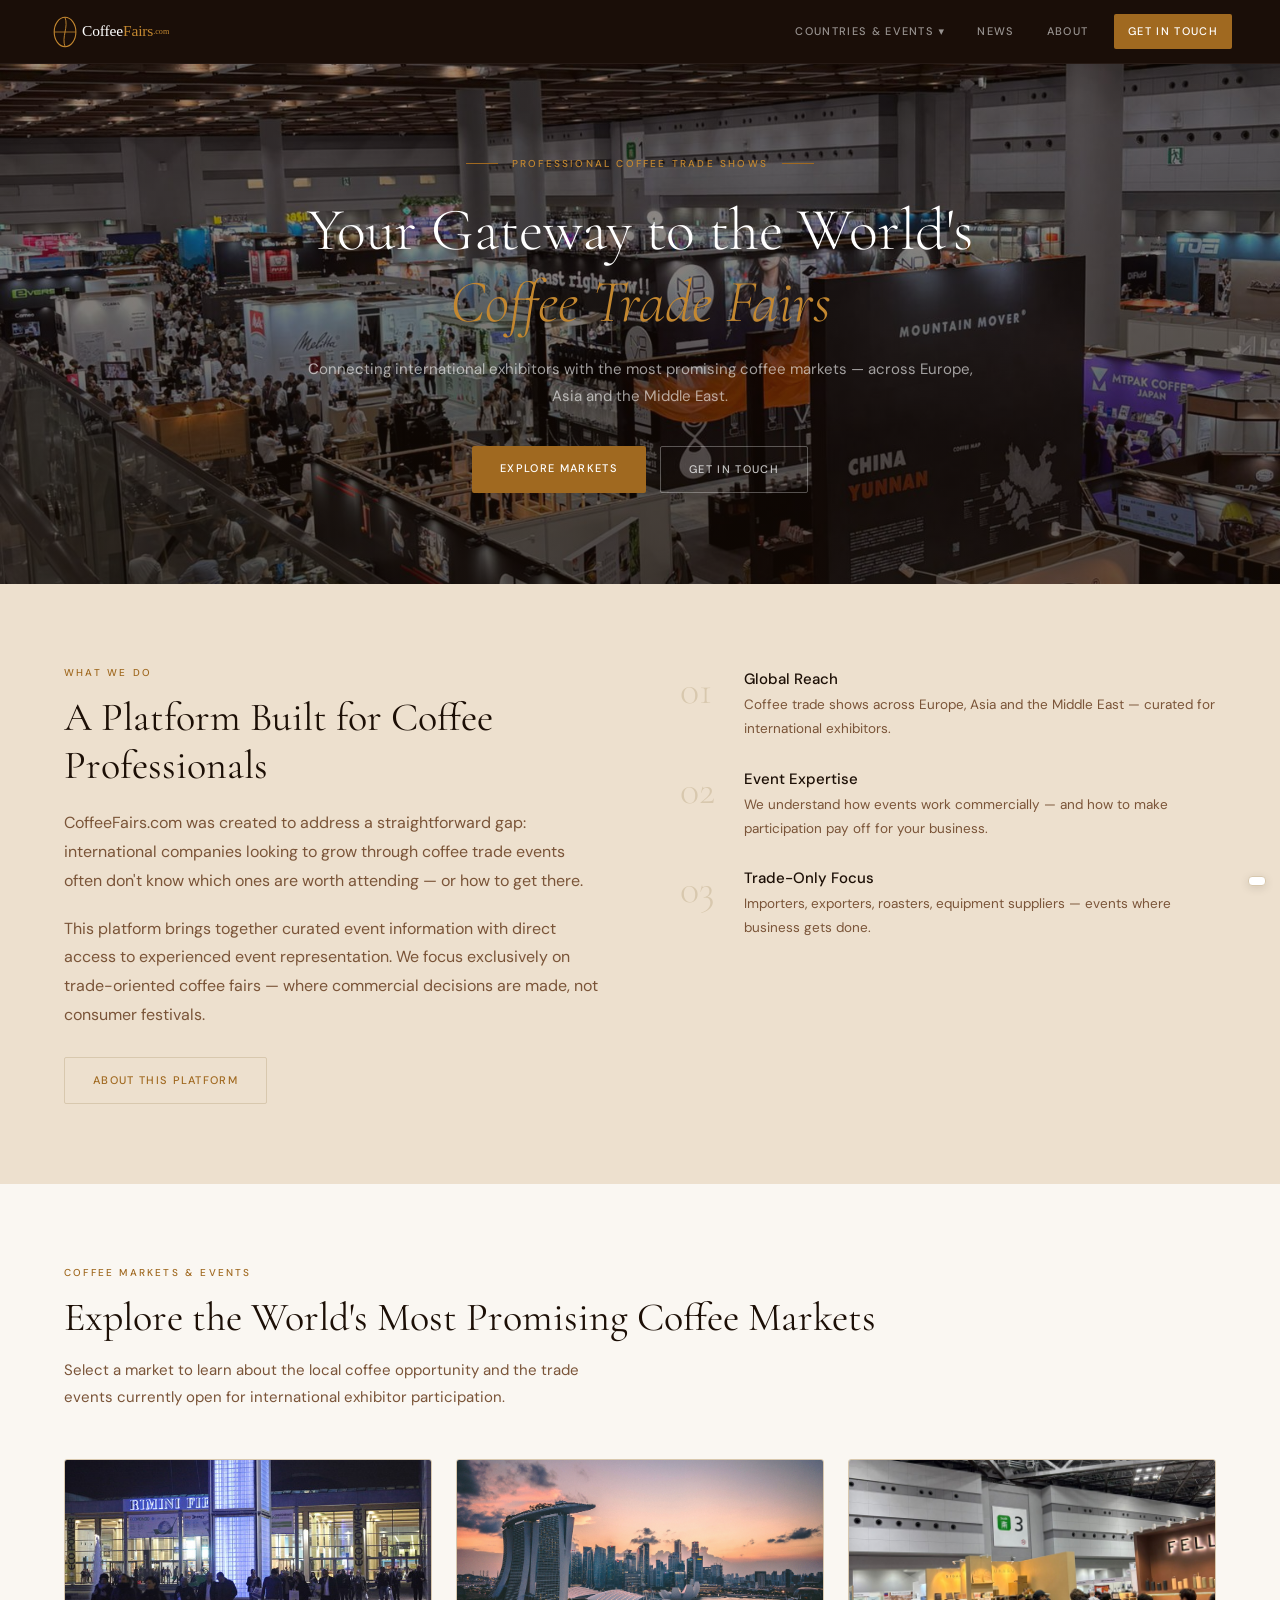
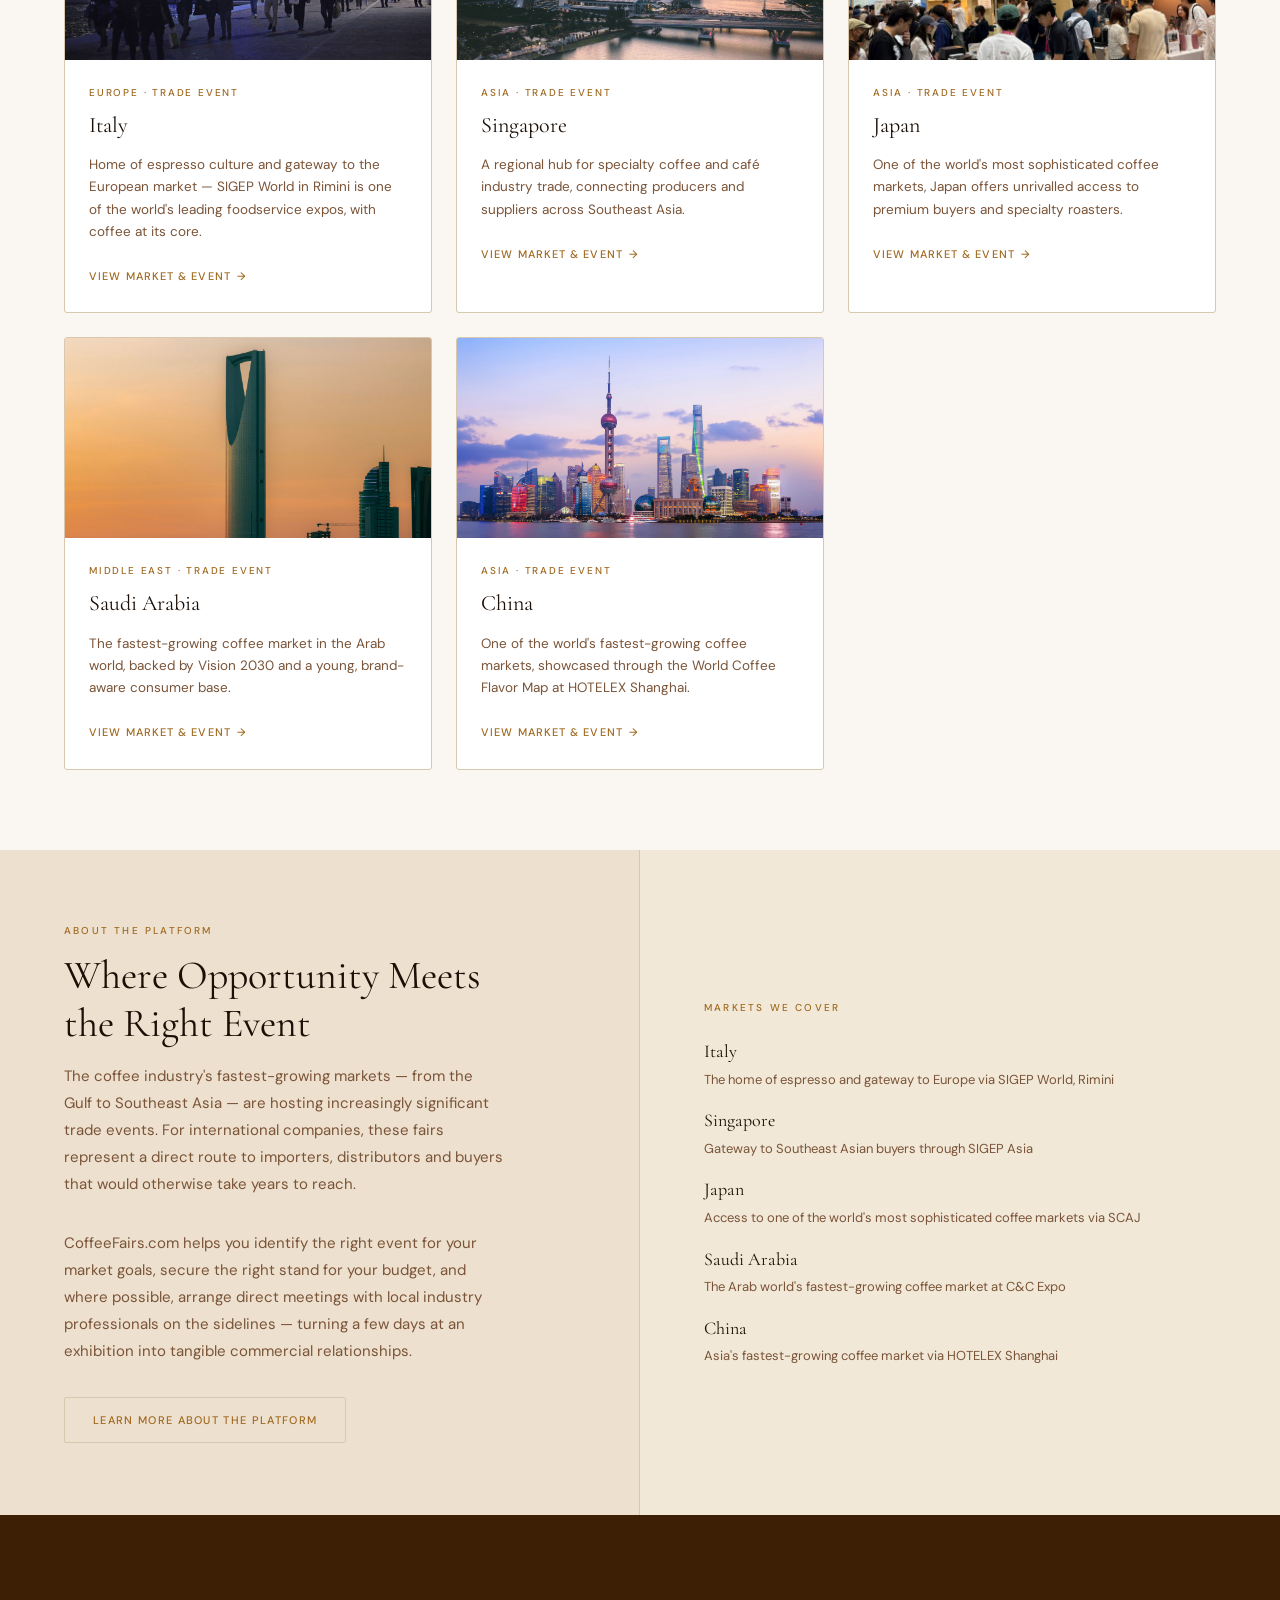
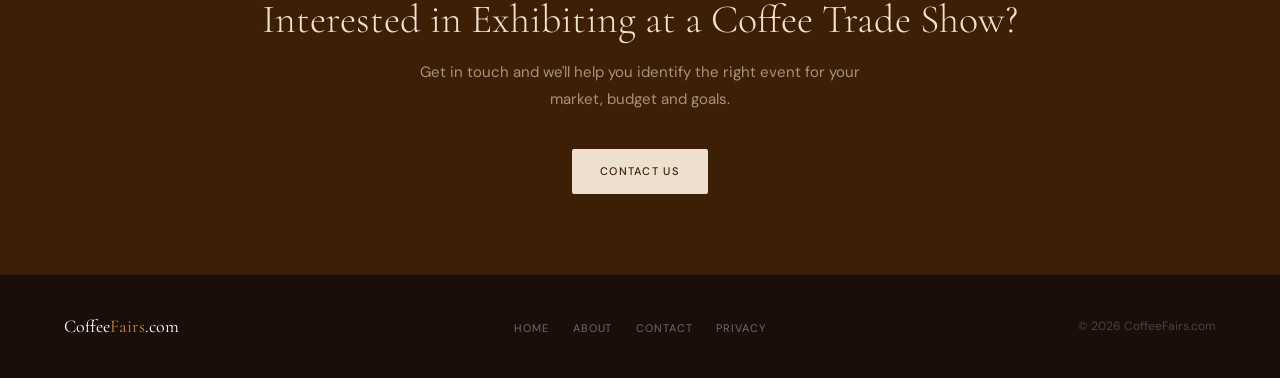
<file: index.html>
<!DOCTYPE html>
<html lang="en">
<head>
  <meta charset="UTF-8">
  <meta name="viewport" content="width=device-width, initial-scale=1.0">
  <link rel="icon" type="image/svg+xml" href="favicon.svg">
  <link rel="icon" type="image/png" href="favicon.png">
  <meta name="description" content="CoffeeFairs.com — Professional coffee trade shows across emerging markets. Connecting international exhibitors with the world's leading coffee fairs.">
  <title>CoffeeFairs.com — Professional Coffee Trade Shows</title>
  <link rel="stylesheet" href="style.css">
</head>
<body>

  <!-- NAVIGATION -->
  <nav class="nav">
    <a class="nav-logo" href="index.html"><img src="logo.svg" alt="CoffeeFairs.com" height="34" style="display:block;"></a>
    <ul class="nav-links">
      <li class="nav-dropdown">
        <a href="#">Countries &amp; Events ▾</a>
        <ul class="nav-dropdown-menu">
          <li><a href="italy.html">Italy</a></li>
          <li><a href="singapore.html">Singapore</a></li>
          <li><a href="japan.html">Japan</a></li>
          <li><a href="saudi-arabia.html">Saudi Arabia</a></li>
          <li><a href="china.html">China</a></li>
        </ul>
      </li>
      <li><a href="news.html">News</a></li>
      <li><a href="about.html">About</a></li>
      <li><a href="contact.html" class="nav-cta">Get in Touch</a></li>
    </ul>
  </nav>

  <!-- HERO -->
  <!-- Add your trade show photo: place it in the /images/ folder named hero.jpg -->
  <section class="hero">
    <div class="hero-content">
      <div class="hero-eyebrow">Professional Coffee Trade Shows</div>
      <h1>Your Gateway to the World's<br><em>Coffee Trade Fairs</em></h1>
      <p class="hero-sub">Connecting international exhibitors with the most promising coffee markets — across Europe, Asia and the Middle East.</p>
      <div class="hero-buttons">
        <a href="#markets" class="btn btn-gold">Explore Markets</a>
        <a href="contact.html" class="btn btn-outline">Get in Touch</a>
      </div>
    </div>
  </section>

  <!-- INTRO -->
  <section class="section bg-parchment">
    <div class="intro-grid">
      <div class="intro-text">
        <div class="section-label">What We Do</div>
        <h2 class="section-title">A Platform Built for Coffee Professionals</h2>
        <p>CoffeeFairs.com was created to address a straightforward gap: international companies looking to grow through coffee trade events often don't know which ones are worth attending — or how to get there.</p>
        <p>This platform brings together curated event information with direct access to experienced event representation. We focus exclusively on trade-oriented coffee fairs — where commercial decisions are made, not consumer festivals.</p>
        <a href="about.html" class="btn btn-outline-dark" style="margin-top:8px;">About this platform</a>
      </div>
      <div class="intro-pillars">
        <div class="pillar">
          <div class="pillar-num">01</div>
          <div class="pillar-text">
            <h4>Global Reach</h4>
            <p>Coffee trade shows across Europe, Asia and the Middle East — curated for international exhibitors.</p>
          </div>
        </div>
        <div class="pillar">
          <div class="pillar-num">02</div>
          <div class="pillar-text">
            <h4>Event Expertise</h4>
            <p>We understand how events work commercially — and how to make participation pay off for your business.</p>
          </div>
        </div>
        <div class="pillar">
          <div class="pillar-num">03</div>
          <div class="pillar-text">
            <h4>Trade-Only Focus</h4>
            <p>Importers, exporters, roasters, equipment suppliers — events where business gets done.</p>
          </div>
        </div>
      </div>
    </div>
  </section>

  <!-- COUNTRY CARDS -->
  <section class="section bg-cream" id="markets">
    <div class="section-label">Coffee Markets &amp; Events</div>
    <h2 class="section-title">Explore the World's Most Promising Coffee Markets</h2>
    <p class="section-sub">Select a market to learn about the local coffee opportunity and the trade events currently open for international exhibitor participation.</p>
    <div class="cards-grid">

      <a class="card" href="italy.html">
        <!-- Place your Italy event photo in images/italy.jpg -->
        <img class="card-image" src="images/italy.jpg" alt="SIGEP World coffee expo Italy" onerror="this.style.display='none'">
        <div class="card-body">
          <div class="card-label">Europe · Trade Event</div>
          <div class="card-title">Italy</div>
          <p class="card-desc">Home of espresso culture and gateway to the European market — SIGEP World in Rimini is one of the world's leading foodservice expos, with coffee at its core.</p>
          <span class="card-link">View market &amp; event</span>
        </div>
      </a>

      <a class="card" href="singapore.html">
        <!-- Place your Singapore event photo in images/singapore.jpg -->
        <img class="card-image" src="images/singapore.jpg" alt="Singapore coffee trade show" onerror="this.style.display='none'">
        <div class="card-body">
          <div class="card-label">Asia · Trade Event</div>
          <div class="card-title">Singapore</div>
          <p class="card-desc">A regional hub for specialty coffee and café industry trade, connecting producers and suppliers across Southeast Asia.</p>
          <span class="card-link">View market &amp; event</span>
        </div>
      </a>

      <a class="card" href="japan.html">
        <!-- Place your Japan event photo in images/japan.jpg -->
        <img class="card-image" src="images/japan.jpg" alt="Japan coffee trade show" onerror="this.style.display='none'">
        <div class="card-body">
          <div class="card-label">Asia · Trade Event</div>
          <div class="card-title">Japan</div>
          <p class="card-desc">One of the world's most sophisticated coffee markets, Japan offers unrivalled access to premium buyers and specialty roasters.</p>
          <span class="card-link">View market &amp; event</span>
        </div>
      </a>

      <a class="card" href="saudi-arabia.html">
        <!-- Place your Saudi Arabia event photo in images/saudi-arabia.jpg -->
        <img class="card-image" src="images/saudi-arabia.jpg" alt="Saudi Arabia coffee exhibition" onerror="this.style.display='none'">
        <div class="card-body">
          <div class="card-label">Middle East · Trade Event</div>
          <div class="card-title">Saudi Arabia</div>
          <p class="card-desc">The fastest-growing coffee market in the Arab world, backed by Vision 2030 and a young, brand-aware consumer base.</p>
          <span class="card-link">View market &amp; event</span>
        </div>
      </a>

      <a class="card" href="china.html">
        <!-- Place your China event photo in images/china.jpg -->
        <img class="card-image" src="images/china.jpg" alt="HOTELEX Shanghai coffee trade show" onerror="this.style.display='none'">
        <div class="card-body">
          <div class="card-label">Asia · Trade Event</div>
          <div class="card-title">China</div>
          <p class="card-desc">One of the world's fastest-growing coffee markets, showcased through the World Coffee Flavor Map at HOTELEX Shanghai.</p>
          <span class="card-link">View market &amp; event</span>
        </div>
      </a>

    </div>
  </section>

  <!-- ABOUT STRIP -->
  <div class="about-strip">
    <div class="about-strip-left">
      <div class="section-label">About the Platform</div>
      <h2 class="section-title">Where Opportunity Meets<br>the Right Event</h2>
      <p>The coffee industry's fastest-growing markets — from the Gulf to Southeast Asia — are hosting increasingly significant trade events. For international companies, these fairs represent a direct route to importers, distributors and buyers that would otherwise take years to reach.</p>
      <p>CoffeeFairs.com helps you identify the right event for your market goals, secure the right stand for your budget, and where possible, arrange direct meetings with local industry professionals on the sidelines — turning a few days at an exhibition into tangible commercial relationships.</p>
      <a href="about.html" class="btn btn-outline-dark">Learn more about the platform</a>
    </div>
    <div class="about-strip-right" style="gap:20px;">
      <div class="section-label" style="margin-bottom:0;">Markets We Cover</div>
      <div style="display:flex; flex-direction:column; gap:16px;">
        <a href="italy.html" style="text-decoration:none; display:block;">
          <div style="font-family:'Cormorant Garamond',serif; font-size:18px; color:var(--text); margin-bottom:3px;">Italy</div>
          <div style="font-size:13px; color:var(--muted); line-height:1.5;">The home of espresso and gateway to Europe via SIGEP World, Rimini</div>
        </a>
        <a href="singapore.html" style="text-decoration:none; display:block;">
          <div style="font-family:'Cormorant Garamond',serif; font-size:18px; color:var(--text); margin-bottom:3px;">Singapore</div>
          <div style="font-size:13px; color:var(--muted); line-height:1.5;">Gateway to Southeast Asian buyers through SIGEP Asia</div>
        </a>
        <a href="japan.html" style="text-decoration:none; display:block;">
          <div style="font-family:'Cormorant Garamond',serif; font-size:18px; color:var(--text); margin-bottom:3px;">Japan</div>
          <div style="font-size:13px; color:var(--muted); line-height:1.5;">Access to one of the world's most sophisticated coffee markets via SCAJ</div>
        </a>
        <a href="saudi-arabia.html" style="text-decoration:none; display:block;">
          <div style="font-family:'Cormorant Garamond',serif; font-size:18px; color:var(--text); margin-bottom:3px;">Saudi Arabia</div>
          <div style="font-size:13px; color:var(--muted); line-height:1.5;">The Arab world's fastest-growing coffee market at C&amp;C Expo</div>
        </a>
        <a href="china.html" style="text-decoration:none; display:block;">
          <div style="font-family:'Cormorant Garamond',serif; font-size:18px; color:var(--text); margin-bottom:3px;">China</div>
          <div style="font-size:13px; color:var(--muted); line-height:1.5;">Asia's fastest-growing coffee market via HOTELEX Shanghai</div>
        </a>
      </div>
    </div>
  </div>

  <!-- CTA BAND -->
  <section class="cta-band">
    <h2>Interested in Exhibiting at a Coffee Trade Show?</h2>
    <p>Get in touch and we'll help you identify the right event for your market, budget and goals.</p>
    <a href="contact.html" class="btn btn-cream">Contact Us</a>
  </section>

  <!-- FOOTER -->
  <footer class="footer">
    <a class="footer-logo" href="index.html">Coffee<span>Fairs</span>.com</a>
    <ul class="footer-links">
      <li><a href="index.html">Home</a></li>
      <li><a href="about.html">About</a></li>
      <li><a href="contact.html">Contact</a></li>
      <li><a href="privacy.html">Privacy</a></li>
    </ul>
    <p class="footer-copy">© 2026 CoffeeFairs.com</p>
  </footer>

  <!-- Google Translate widget -->
  <div id="google_translate_element" style="position:fixed; bottom:14px; right:14px; z-index:200; background:#fff; border:1px solid #D8C8AE; border-radius:4px; padding:4px 8px; box-shadow:0 2px 10px rgba(28,15,6,0.12);"></div>
  <script type="text/javascript">
    function googleTranslateElementInit() {
      new google.translate.TranslateElement({
        pageLanguage: 'en',
        includedLanguages: 'es,pt,ar,it,nl,fr,de,zh-CN,ja',
        layout: google.translate.TranslateElement.InlineLayout.SIMPLE,
        autoDisplay: false
      }, 'google_translate_element');
    }
  </script>
  <script type="text/javascript" src="https://translate.google.com/translate_a/element.js?cb=googleTranslateElementInit"></script>

  <script src="nav.js"></script>
</body>
</html>
</file>
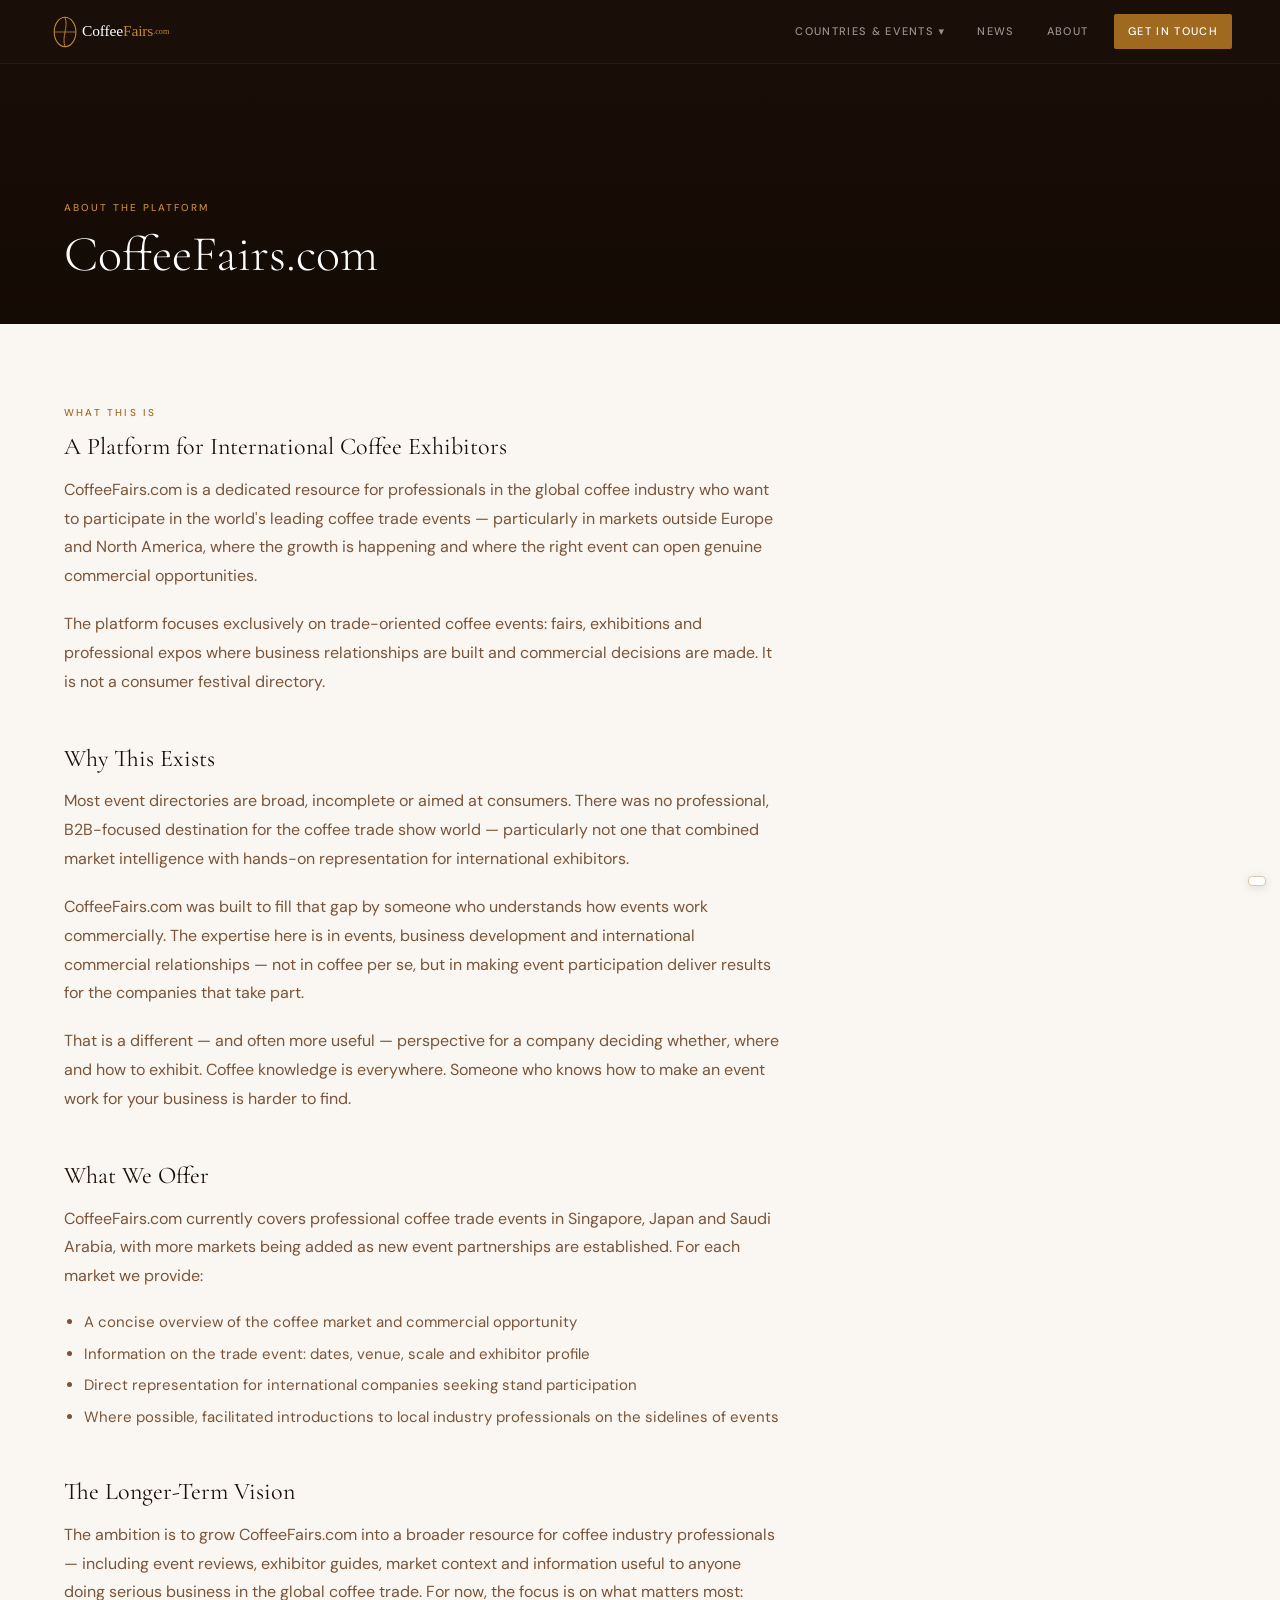
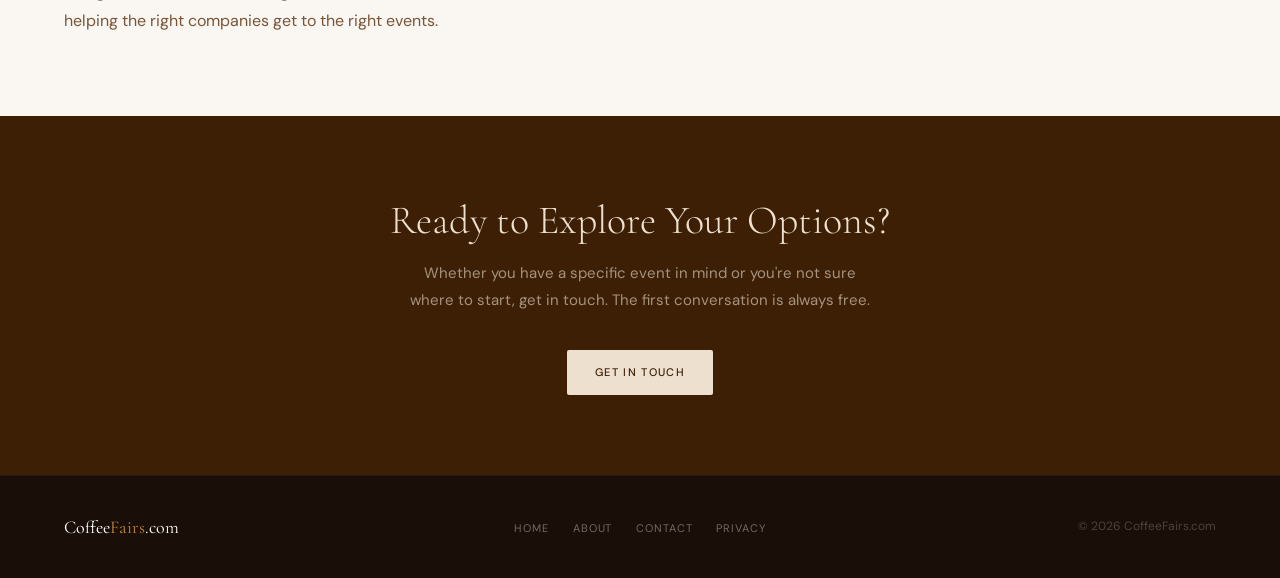
<file: about.html>
<!DOCTYPE html>
<html lang="en">
<head>
  <meta charset="UTF-8">
  <meta name="viewport" content="width=device-width, initial-scale=1.0">
  <link rel="icon" type="image/svg+xml" href="favicon.svg">
  <link rel="icon" type="image/png" href="favicon.png">
  <meta name="description" content="About CoffeeFairs.com — a platform connecting international companies with professional coffee trade shows across emerging markets.">
  <title>About — CoffeeFairs.com</title>
  <link rel="stylesheet" href="style.css">
</head>
<body>

  <nav class="nav">
    <a class="nav-logo" href="index.html"><img src="logo.svg" alt="CoffeeFairs.com" height="34" style="display:block;"></a>
    <ul class="nav-links">
      <li class="nav-dropdown">
        <a href="#">Countries &amp; Events ▾</a>
        <ul class="nav-dropdown-menu">
          <li><a href="italy.html">Italy</a></li>
          <li><a href="singapore.html">Singapore</a></li>
          <li><a href="japan.html">Japan</a></li>
          <li><a href="saudi-arabia.html">Saudi Arabia</a></li>
          <li><a href="china.html">China</a></li>
        </ul>
      </li>
      <li><a href="news.html">News</a></li>
      <li><a href="about.html">About</a></li>
      <li><a href="contact.html" class="nav-cta">Get in Touch</a></li>
    </ul>
  </nav>

  <div class="page-hero">
    <div class="page-hero-content">
      <div class="page-hero-label">About the Platform</div>
      <h1>CoffeeFairs.com</h1>
    </div>
  </div>

  <section class="section bg-cream">
    <div class="text-page">

      <div class="section-label">What This Is</div>
      <h2 class="section-title" style="margin-top:0;">A Platform for International Coffee Exhibitors</h2>
      <p>CoffeeFairs.com is a dedicated resource for professionals in the global coffee industry who want to participate in the world's leading coffee trade events — particularly in markets outside Europe and North America, where the growth is happening and where the right event can open genuine commercial opportunities.</p>
      <p>The platform focuses exclusively on trade-oriented coffee events: fairs, exhibitions and professional expos where business relationships are built and commercial decisions are made. It is not a consumer festival directory.</p>

      <h2>Why This Exists</h2>
      <p>Most event directories are broad, incomplete or aimed at consumers. There was no professional, B2B-focused destination for the coffee trade show world — particularly not one that combined market intelligence with hands-on representation for international exhibitors.</p>
      <p>CoffeeFairs.com was built to fill that gap by someone who understands how events work commercially. The expertise here is in events, business development and international commercial relationships — not in coffee per se, but in making event participation deliver results for the companies that take part.</p>
      <p>That is a different — and often more useful — perspective for a company deciding whether, where and how to exhibit. Coffee knowledge is everywhere. Someone who knows how to make an event work for your business is harder to find.</p>

      <h2>What We Offer</h2>
      <p>CoffeeFairs.com currently covers professional coffee trade events in Singapore, Japan and Saudi Arabia, with more markets being added as new event partnerships are established. For each market we provide:</p>
      <ul>
        <li>A concise overview of the coffee market and commercial opportunity</li>
        <li>Information on the trade event: dates, venue, scale and exhibitor profile</li>
        <li>Direct representation for international companies seeking stand participation</li>
        <li>Where possible, facilitated introductions to local industry professionals on the sidelines of events</li>
      </ul>

      <h2>The Longer-Term Vision</h2>
      <p>The ambition is to grow CoffeeFairs.com into a broader resource for coffee industry professionals — including event reviews, exhibitor guides, market context and information useful to anyone doing serious business in the global coffee trade. For now, the focus is on what matters most: helping the right companies get to the right events.</p>

    </div>
  </section>

  <section class="cta-band">
    <h2>Ready to Explore Your Options?</h2>
    <p>Whether you have a specific event in mind or you're not sure where to start, get in touch. The first conversation is always free.</p>
    <a href="contact.html" class="btn btn-cream">Get in Touch</a>
  </section>

  <footer class="footer">
    <a class="footer-logo" href="index.html">Coffee<span>Fairs</span>.com</a>
    <ul class="footer-links">
      <li><a href="index.html">Home</a></li>
      <li><a href="about.html">About</a></li>
      <li><a href="contact.html">Contact</a></li>
      <li><a href="privacy.html">Privacy</a></li>
    </ul>
    <p class="footer-copy">© 2026 CoffeeFairs.com</p>
  </footer>

  <!-- Google Translate widget -->
  <div id="google_translate_element" style="position:fixed; bottom:14px; right:14px; z-index:200; background:#fff; border:1px solid #D8C8AE; border-radius:4px; padding:4px 8px; box-shadow:0 2px 10px rgba(28,15,6,0.12);"></div>
  <script type="text/javascript">
    function googleTranslateElementInit() {
      new google.translate.TranslateElement({
        pageLanguage: 'en',
        includedLanguages: 'es,pt,ar,it,nl,fr,de,zh-CN,ja',
        layout: google.translate.TranslateElement.InlineLayout.SIMPLE,
        autoDisplay: false
      }, 'google_translate_element');
    }
  </script>
  <script type="text/javascript" src="https://translate.google.com/translate_a/element.js?cb=googleTranslateElementInit"></script>

  <script src="nav.js"></script>
</body>
</html>
</file>
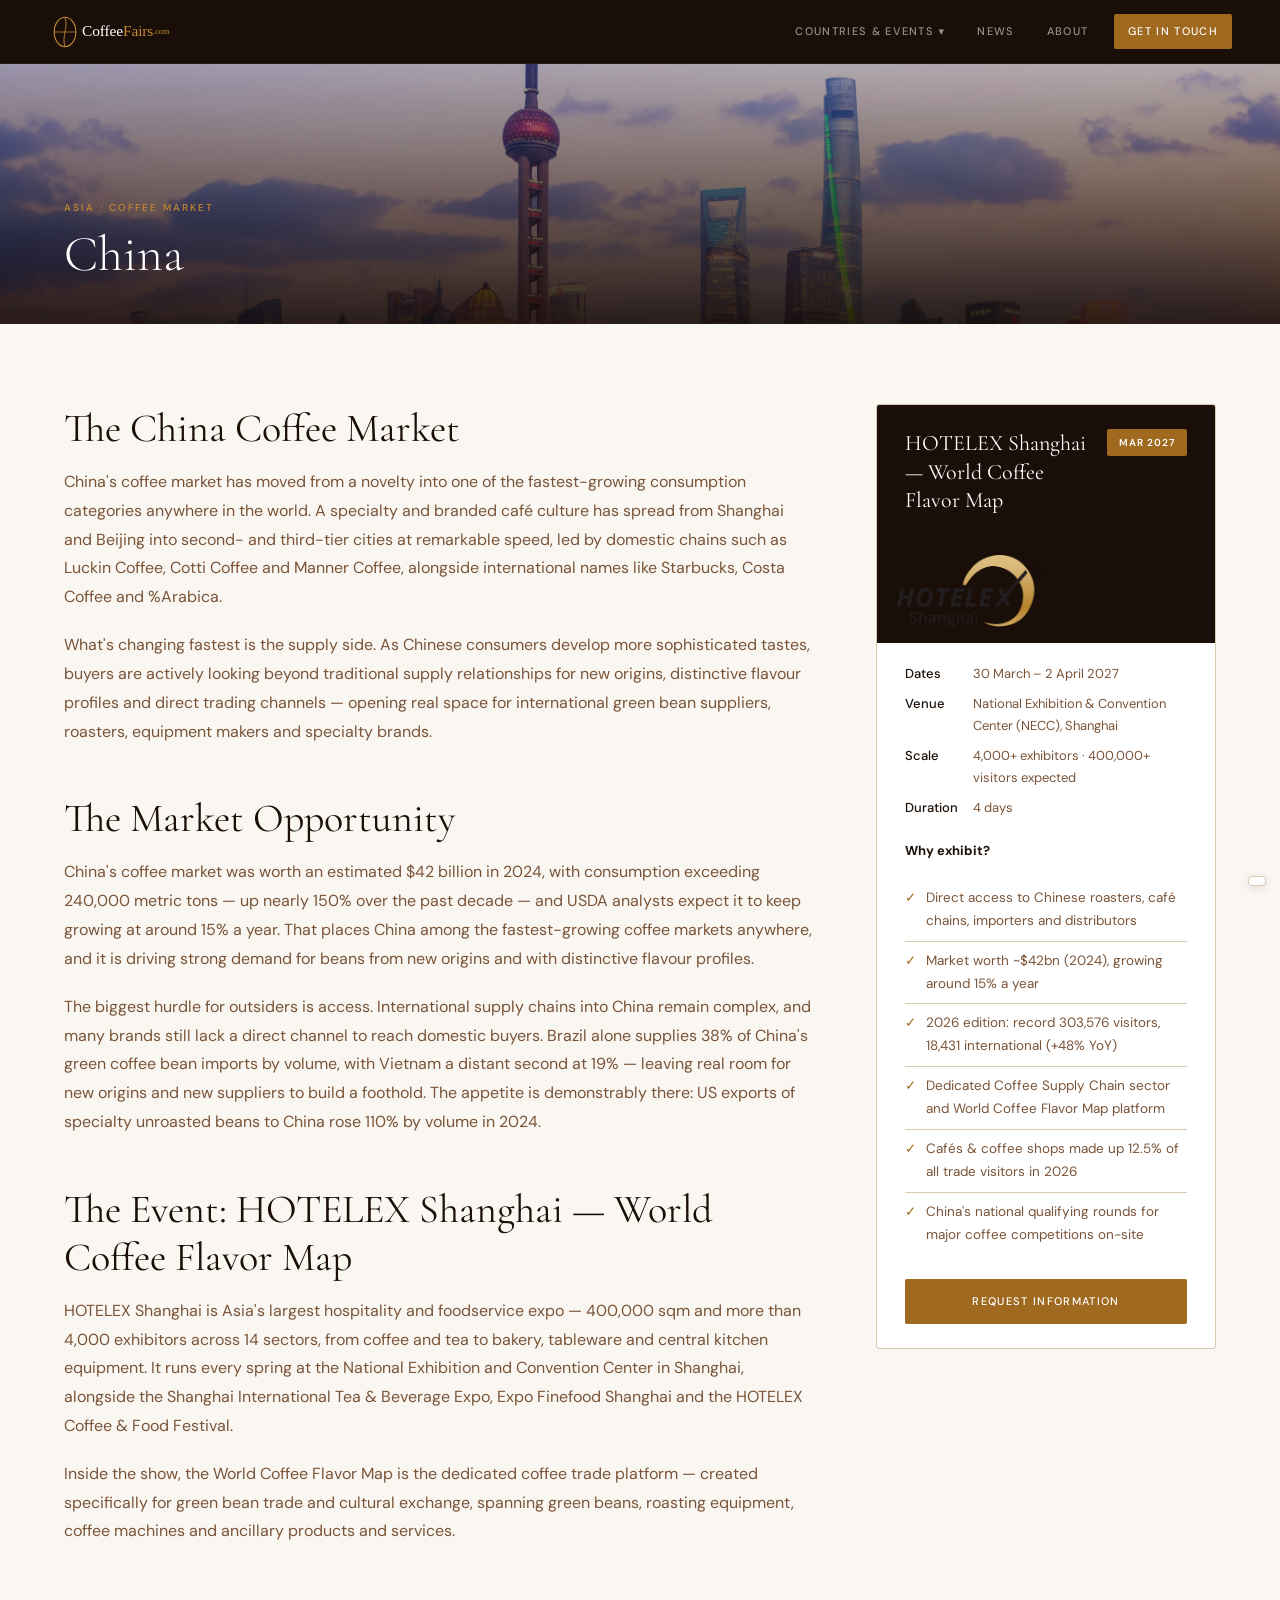
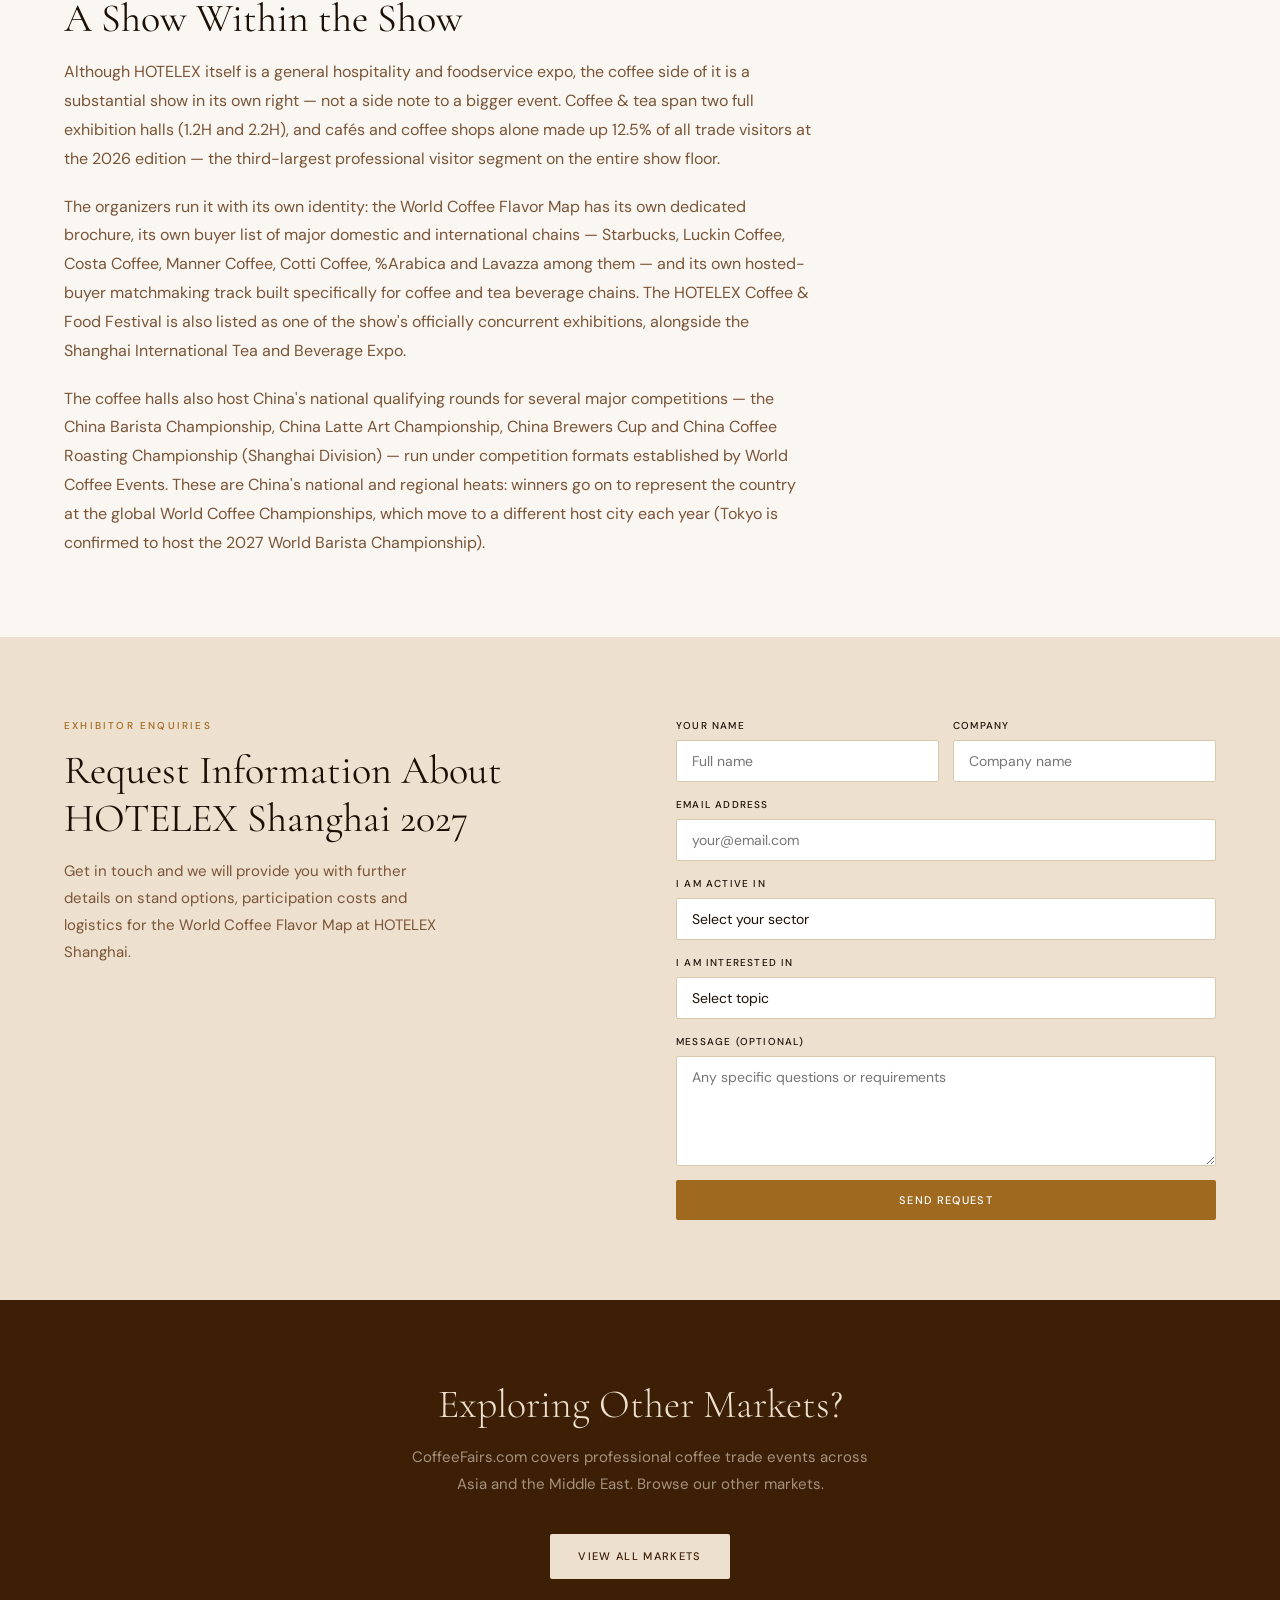
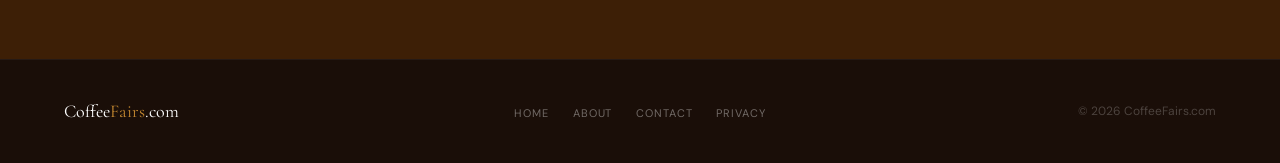
<file: china.html>
<!DOCTYPE html>
<html lang="en">
<head>
  <meta charset="UTF-8">
  <meta name="viewport" content="width=device-width, initial-scale=1.0">
  <link rel="icon" type="image/svg+xml" href="favicon.svg">
  <link rel="icon" type="image/png" href="favicon.png">
  <meta name="description" content="Exhibit at HOTELEX Shanghai's World Coffee Flavor Map — Shanghai, China, 30 March – 2 April 2027. Information and registration through CoffeeFairs.com.">
  <title>China — CoffeeFairs.com</title>
  <link rel="stylesheet" href="style.css">
</head>
<body>

  <nav class="nav">
    <a class="nav-logo" href="index.html"><img src="logo.svg" alt="CoffeeFairs.com" height="34" style="display:block;"></a>
    <ul class="nav-links">
      <li class="nav-dropdown">
        <a href="#">Countries &amp; Events ▾</a>
        <ul class="nav-dropdown-menu">
          <li><a href="italy.html">Italy</a></li>
          <li><a href="singapore.html">Singapore</a></li>
          <li><a href="japan.html">Japan</a></li>
          <li><a href="saudi-arabia.html">Saudi Arabia</a></li>
          <li><a href="china.html">China</a></li>
        </ul>
      </li>
      <li><a href="news.html">News</a></li>
      <li><a href="about.html">About</a></li>
      <li><a href="contact.html" class="nav-cta">Get in Touch</a></li>
    </ul>
  </nav>

  <!-- PAGE HERO -->
  <!-- Add a Shanghai / NECC or coffee-hall photo: images/china.jpg -->
  <div class="page-hero" style="background-image: url('images/china.jpg');">
    <div class="page-hero-content">
      <div class="page-hero-label">Asia · Coffee Market</div>
      <h1>China</h1>
    </div>
  </div>

  <!-- MAIN CONTENT -->
  <section class="section bg-cream">
    <div class="content-layout">

      <!-- LEFT: Main text -->
      <div class="content-body">

        <h2>The China Coffee Market</h2>
        <p>China's coffee market has moved from a novelty into one of the fastest-growing consumption categories anywhere in the world. A specialty and branded café culture has spread from Shanghai and Beijing into second- and third-tier cities at remarkable speed, led by domestic chains such as Luckin Coffee, Cotti Coffee and Manner Coffee, alongside international names like Starbucks, Costa Coffee and %Arabica.</p>
        <p>What's changing fastest is the supply side. As Chinese consumers develop more sophisticated tastes, buyers are actively looking beyond traditional supply relationships for new origins, distinctive flavour profiles and direct trading channels — opening real space for international green bean suppliers, roasters, equipment makers and specialty brands.</p>

        <h2>The Market Opportunity</h2>
        <p>China's coffee market was worth an estimated $42 billion in 2024, with consumption exceeding 240,000 metric tons — up nearly 150% over the past decade — and USDA analysts expect it to keep growing at around 15% a year. That places China among the fastest-growing coffee markets anywhere, and it is driving strong demand for beans from new origins and with distinctive flavour profiles.</p>
        <p>The biggest hurdle for outsiders is access. International supply chains into China remain complex, and many brands still lack a direct channel to reach domestic buyers. Brazil alone supplies 38% of China's green coffee bean imports by volume, with Vietnam a distant second at 19% — leaving real room for new origins and new suppliers to build a foothold. The appetite is demonstrably there: US exports of specialty unroasted beans to China rose 110% by volume in 2024.</p>

        <h2>The Event: HOTELEX Shanghai — World Coffee Flavor Map</h2>
        <p>HOTELEX Shanghai is Asia's largest hospitality and foodservice expo — 400,000 sqm and more than 4,000 exhibitors across 14 sectors, from coffee and tea to bakery, tableware and central kitchen equipment. It runs every spring at the National Exhibition and Convention Center in Shanghai, alongside the Shanghai International Tea &amp; Beverage Expo, Expo Finefood Shanghai and the HOTELEX Coffee &amp; Food Festival.</p>
        <p>Inside the show, the World Coffee Flavor Map is the dedicated coffee trade platform — created specifically for green bean trade and cultural exchange, spanning green beans, roasting equipment, coffee machines and ancillary products and services.</p>

        <h2>A Show Within the Show</h2>
        <p>Although HOTELEX itself is a general hospitality and foodservice expo, the coffee side of it is a substantial show in its own right — not a side note to a bigger event. Coffee &amp; tea span two full exhibition halls (1.2H and 2.2H), and cafés and coffee shops alone made up 12.5% of all trade visitors at the 2026 edition — the third-largest professional visitor segment on the entire show floor.</p>
        <p>The organizers run it with its own identity: the World Coffee Flavor Map has its own dedicated brochure, its own buyer list of major domestic and international chains — Starbucks, Luckin Coffee, Costa Coffee, Manner Coffee, Cotti Coffee, %Arabica and Lavazza among them — and its own hosted-buyer matchmaking track built specifically for coffee and tea beverage chains. The HOTELEX Coffee &amp; Food Festival is also listed as one of the show's officially concurrent exhibitions, alongside the Shanghai International Tea and Beverage Expo.</p>
        <p>The coffee halls also host China's national qualifying rounds for several major competitions — the China Barista Championship, China Latte Art Championship, China Brewers Cup and China Coffee Roasting Championship (Shanghai Division) — run under competition formats established by World Coffee Events. These are China's national and regional heats: winners go on to represent the country at the global World Coffee Championships, which move to a different host city each year (Tokyo is confirmed to host the 2027 World Barista Championship).</p>

      </div>

      <!-- RIGHT: Event box -->
      <div class="content-sidebar">
        <div class="event-box">
          <div class="event-box-header">
            <div class="event-box-title">HOTELEX Shanghai — World Coffee Flavor Map</div>
            <span class="event-badge">Mar 2027</span>
          </div>
          <div class="event-box-body">
            <!-- Add a HOTELEX / World Coffee Flavor Map logo: images/logo-hotelex.png -->
            <div style="background:#1A0E08; padding:16px 20px; margin:-24px -28px 20px; text-align:center;">
              <img src="images/logo-hotelex.png" alt="HOTELEX Shanghai" style="height:72px; width:auto;">
            </div>
            <div class="event-meta">
              <div class="event-meta-item"><strong>Dates</strong> 30 March – 2 April 2027</div>
              <div class="event-meta-item"><strong>Venue</strong> National Exhibition &amp; Convention Center (NECC), Shanghai</div>
              <div class="event-meta-item"><strong>Scale</strong> 4,000+ exhibitors · 400,000+ visitors expected</div>
              <div class="event-meta-item"><strong>Duration</strong> 4 days</div>
            </div>
            <p style="font-size:13px; margin-bottom:16px;"><strong style="color:var(--text);">Why exhibit?</strong></p>
            <ul class="why-list">
              <li>Direct access to Chinese roasters, café chains, importers and distributors</li>
              <li>Market worth ~$42bn (2024), growing around 15% a year</li>
              <li>2026 edition: record 303,576 visitors, 18,431 international (+48% YoY)</li>
              <li>Dedicated Coffee Supply Chain sector and World Coffee Flavor Map platform</li>
              <li>Cafés &amp; coffee shops made up 12.5% of all trade visitors in 2026</li>
              <li>China's national qualifying rounds for major coffee competitions on-site</li>
            </ul>
            <a href="#enquire" class="btn btn-gold" style="width:100%; text-align:center;">Request Information</a>
          </div>
        </div>
      </div>
    </div>
  </section>

  <!-- CONTACT FORM -->
  <section class="section bg-parchment" id="enquire">
    <div class="form-grid">
      <div class="form-intro">
        <div class="section-label">Exhibitor Enquiries</div>
        <h2 class="section-title">Request Information About HOTELEX Shanghai 2027</h2>
        <p>Get in touch and we will provide you with further details on stand options, participation costs and logistics for the World Coffee Flavor Map at HOTELEX Shanghai.</p>
      </div>
      <form action="https://formspree.io/f/mwvzykey" method="POST">
        <input type="hidden" name="_subject" value="China — HOTELEX Shanghai Enquiry">
        <div class="form-row">
          <div class="form-group">
            <label for="name">Your Name</label>
            <input type="text" id="name" name="name" required placeholder="Full name">
          </div>
          <div class="form-group">
            <label for="company">Company</label>
            <input type="text" id="company" name="company" placeholder="Company name">
          </div>
        </div>
        <div class="form-group">
          <label for="email">Email Address</label>
          <input type="email" id="email" name="email" required placeholder="your@email.com">
        </div>
        <div class="form-group">
          <label for="sector">I am active in</label>
          <select id="sector" name="sector">
            <option value="">Select your sector</option>
            <option>Green bean exports / trading</option>
            <option>Coffee equipment &amp; machinery</option>
            <option>Roasting &amp; processing</option>
            <option>Packaging &amp; accessories</option>
            <option>Café brand / franchise</option>
            <option>Other coffee-related products or services</option>
          </select>
        </div>
        <div class="form-group">
          <label for="interest">I am interested in</label>
          <select id="interest" name="interest">
            <option value="">Select topic</option>
            <option>Stand options &amp; pricing</option>
            <option>Hall plan &amp; floor layout</option>
            <option>Brochure / event overview</option>
            <option>Other</option>
          </select>
        </div>
        <div class="form-group">
          <label for="message">Message (optional)</label>
          <textarea id="message" name="message" placeholder="Any specific questions or requirements"></textarea>
        </div>
        <button type="submit" class="btn btn-gold">Send Request</button>
      </form>
    </div>
  </section>

  <!-- CTA -->
  <section class="cta-band">
    <h2>Exploring Other Markets?</h2>
    <p>CoffeeFairs.com covers professional coffee trade events across Asia and the Middle East. Browse our other markets.</p>
    <a href="index.html#markets" class="btn btn-cream">View All Markets</a>
  </section>

  <footer class="footer">
    <a class="footer-logo" href="index.html">Coffee<span>Fairs</span>.com</a>
    <ul class="footer-links">
      <li><a href="index.html">Home</a></li>
      <li><a href="about.html">About</a></li>
      <li><a href="contact.html">Contact</a></li>
      <li><a href="privacy.html">Privacy</a></li>
    </ul>
    <p class="footer-copy">© 2026 CoffeeFairs.com</p>
  </footer>

  <!-- Google Translate widget -->
  <div id="google_translate_element" style="position:fixed; bottom:14px; right:14px; z-index:200; background:#fff; border:1px solid #D8C8AE; border-radius:4px; padding:4px 8px; box-shadow:0 2px 10px rgba(28,15,6,0.12);"></div>
  <script type="text/javascript">
    function googleTranslateElementInit() {
      new google.translate.TranslateElement({
        pageLanguage: 'en',
        includedLanguages: 'es,pt,ar,it,nl,fr,de,zh-CN,ja',
        layout: google.translate.TranslateElement.InlineLayout.SIMPLE,
        autoDisplay: false
      }, 'google_translate_element');
    }
  </script>
  <script type="text/javascript" src="https://translate.google.com/translate_a/element.js?cb=googleTranslateElementInit"></script>

  <script src="nav.js"></script>
</body>
</html>
</file>
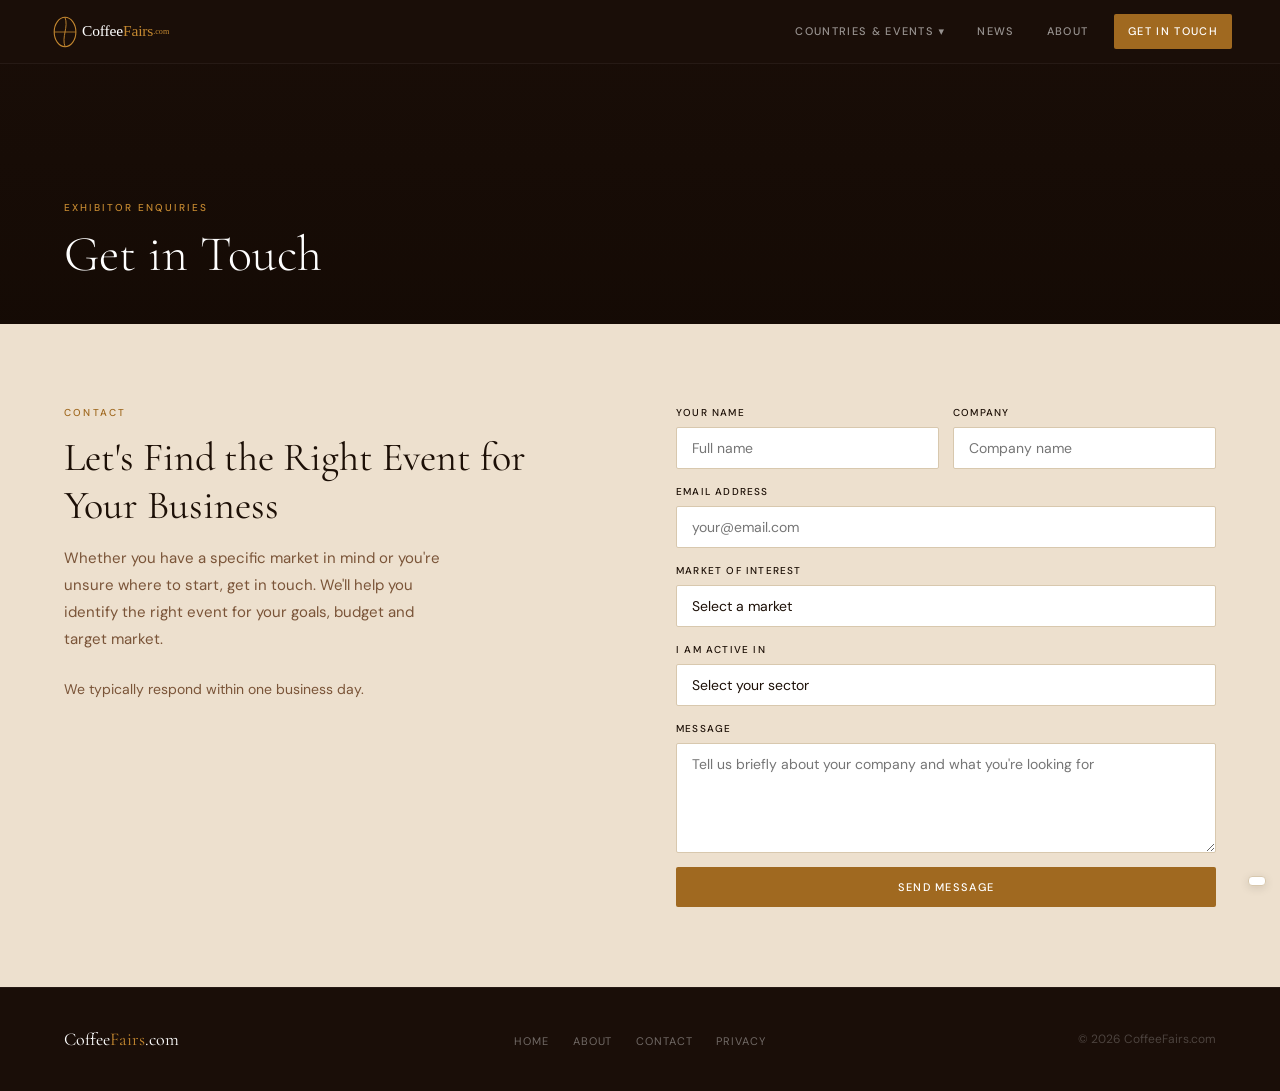
<file: contact.html>
<!DOCTYPE html>
<html lang="en">
<head>
  <meta charset="UTF-8">
  <meta name="viewport" content="width=device-width, initial-scale=1.0">
  <link rel="icon" type="image/svg+xml" href="favicon.svg">
  <link rel="icon" type="image/png" href="favicon.png">
  <meta name="description" content="Get in touch with CoffeeFairs.com about exhibiting at a professional coffee trade show.">
  <title>Contact — CoffeeFairs.com</title>
  <link rel="stylesheet" href="style.css">
</head>
<body>

  <nav class="nav">
    <a class="nav-logo" href="index.html"><img src="logo.svg" alt="CoffeeFairs.com" height="34" style="display:block;"></a>
    <ul class="nav-links">
      <li class="nav-dropdown">
        <a href="#">Countries &amp; Events ▾</a>
        <ul class="nav-dropdown-menu">
          <li><a href="italy.html">Italy</a></li>
          <li><a href="singapore.html">Singapore</a></li>
          <li><a href="japan.html">Japan</a></li>
          <li><a href="saudi-arabia.html">Saudi Arabia</a></li>
          <li><a href="china.html">China</a></li>
        </ul>
      </li>
      <li><a href="news.html">News</a></li>
      <li><a href="about.html">About</a></li>
      <li><a href="contact.html" class="nav-cta">Get in Touch</a></li>
    </ul>
  </nav>

  <div class="page-hero">
    <div class="page-hero-content">
      <div class="page-hero-label">Exhibitor Enquiries</div>
      <h1>Get in Touch</h1>
    </div>
  </div>

  <section class="section bg-parchment">
    <div class="form-grid">
      <div class="form-intro">
        <div class="section-label">Contact</div>
        <h2 class="section-title">Let's Find the Right Event for Your Business</h2>
        <p>Whether you have a specific market in mind or you're unsure where to start, get in touch. We'll help you identify the right event for your goals, budget and target market.</p>
        <p style="margin-top: 24px; font-size: 14px;">We typically respond within one business day.</p>
      </div>
      <form action="https://formspree.io/f/mwvzykey" method="POST">
        <input type="hidden" name="_subject" value="CoffeeFairs.com — General Enquiry">
        <div class="form-row">
          <div class="form-group">
            <label for="name">Your Name</label>
            <input type="text" id="name" name="name" required placeholder="Full name">
          </div>
          <div class="form-group">
            <label for="company">Company</label>
            <input type="text" id="company" name="company" placeholder="Company name">
          </div>
        </div>
        <div class="form-group">
          <label for="email">Email Address</label>
          <input type="email" id="email" name="email" required placeholder="your@email.com">
        </div>
        <div class="form-group">
          <label for="market">Market of Interest</label>
          <select id="market" name="market">
            <option value="">Select a market</option>
            <option>Italy</option>
            <option>Singapore</option>
            <option>Japan</option>
            <option>Saudi Arabia</option>
            <option>China</option>
            <option>Not sure — looking for advice</option>
          </select>
        </div>
        <div class="form-group">
          <label for="sector">I am active in</label>
          <select id="sector" name="sector">
            <option value="">Select your sector</option>
            <option>Green bean exports / trading</option>
            <option>Coffee equipment &amp; machinery</option>
            <option>Roasting &amp; processing</option>
            <option>Packaging &amp; accessories</option>
            <option>Other coffee-related products or services</option>
          </select>
        </div>
        <div class="form-group">
          <label for="message">Message</label>
          <textarea id="message" name="message" placeholder="Tell us briefly about your company and what you're looking for"></textarea>
        </div>
        <button type="submit" class="btn btn-gold">Send Message</button>
      </form>
    </div>
  </section>

  <footer class="footer">
    <a class="footer-logo" href="index.html">Coffee<span>Fairs</span>.com</a>
    <ul class="footer-links">
      <li><a href="index.html">Home</a></li>
      <li><a href="about.html">About</a></li>
      <li><a href="contact.html">Contact</a></li>
      <li><a href="privacy.html">Privacy</a></li>
    </ul>
    <p class="footer-copy">© 2026 CoffeeFairs.com</p>
  </footer>

  <!-- Google Translate widget -->
  <div id="google_translate_element" style="position:fixed; bottom:14px; right:14px; z-index:200; background:#fff; border:1px solid #D8C8AE; border-radius:4px; padding:4px 8px; box-shadow:0 2px 10px rgba(28,15,6,0.12);"></div>
  <script type="text/javascript">
    function googleTranslateElementInit() {
      new google.translate.TranslateElement({
        pageLanguage: 'en',
        includedLanguages: 'es,pt,ar,it,nl,fr,de,zh-CN,ja',
        layout: google.translate.TranslateElement.InlineLayout.SIMPLE,
        autoDisplay: false
      }, 'google_translate_element');
    }
  </script>
  <script type="text/javascript" src="https://translate.google.com/translate_a/element.js?cb=googleTranslateElementInit"></script>

  <script src="nav.js"></script>
</body>
</html>
</file>
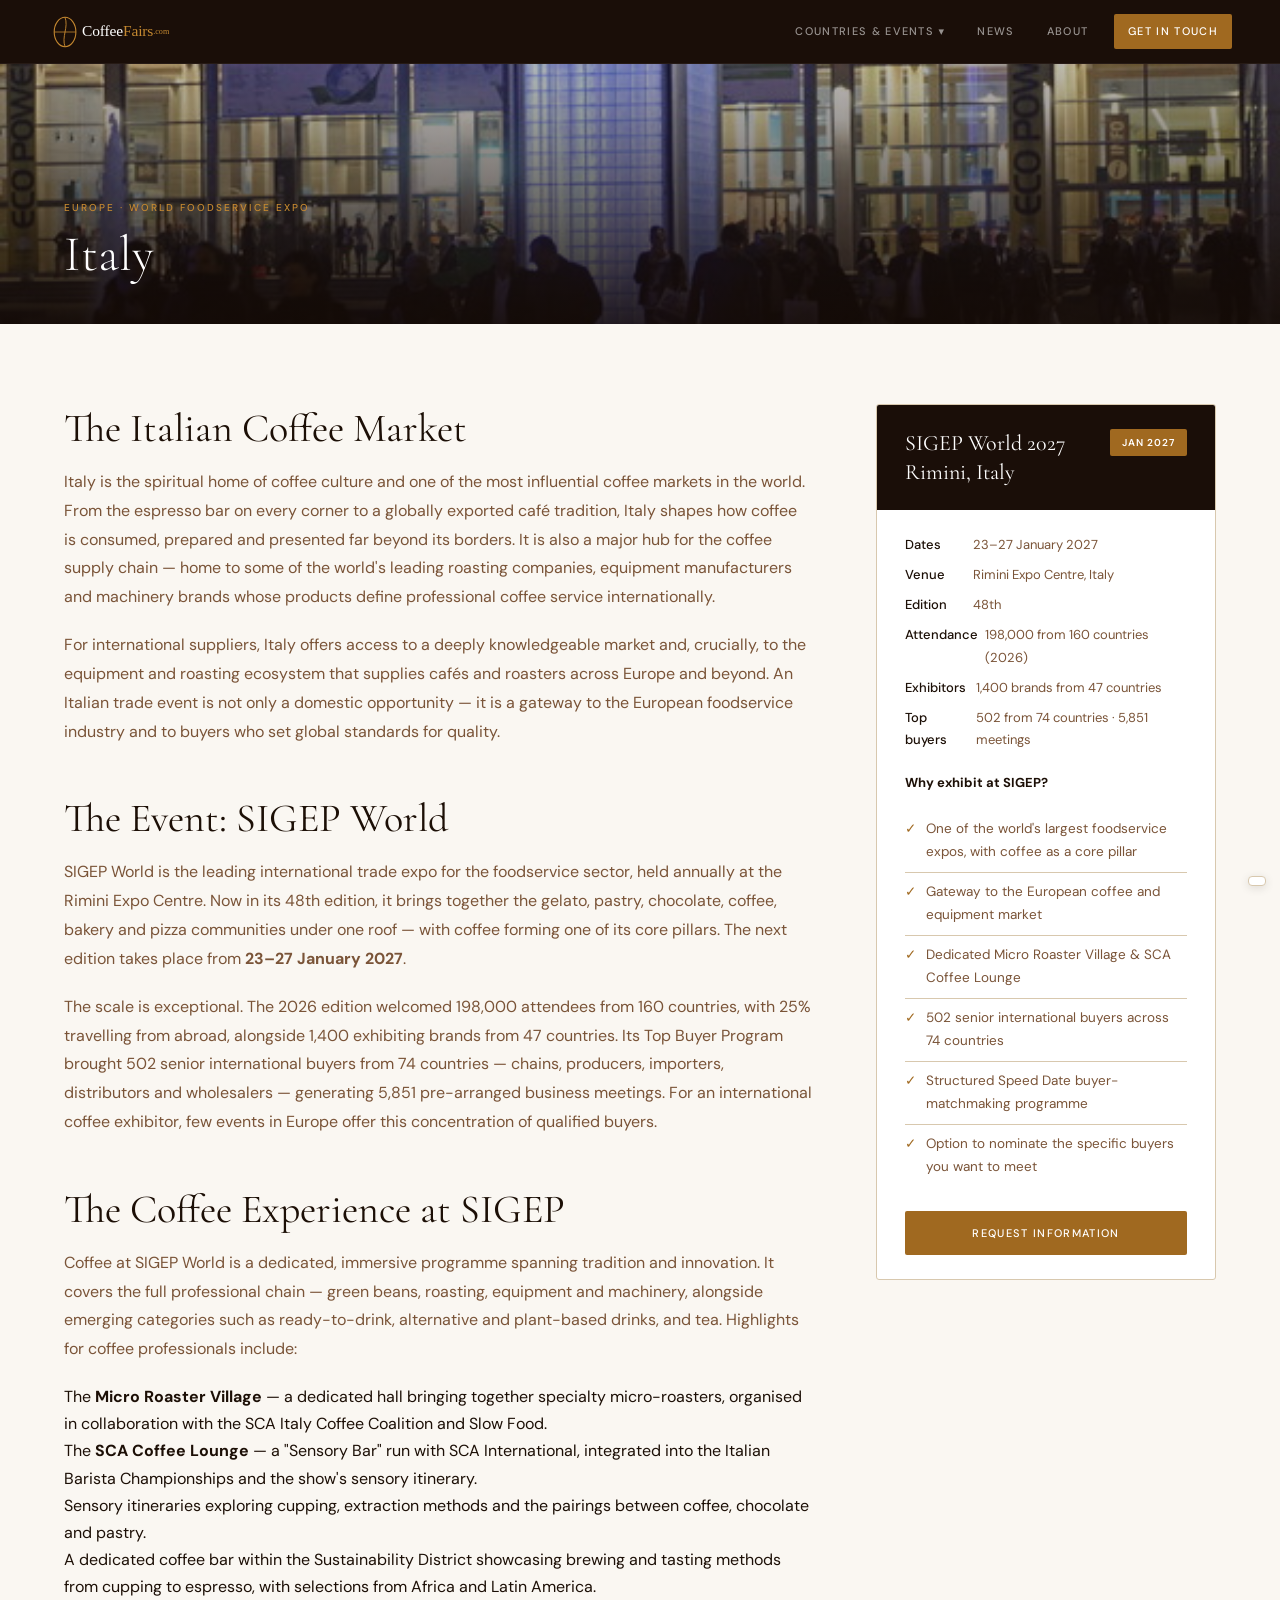
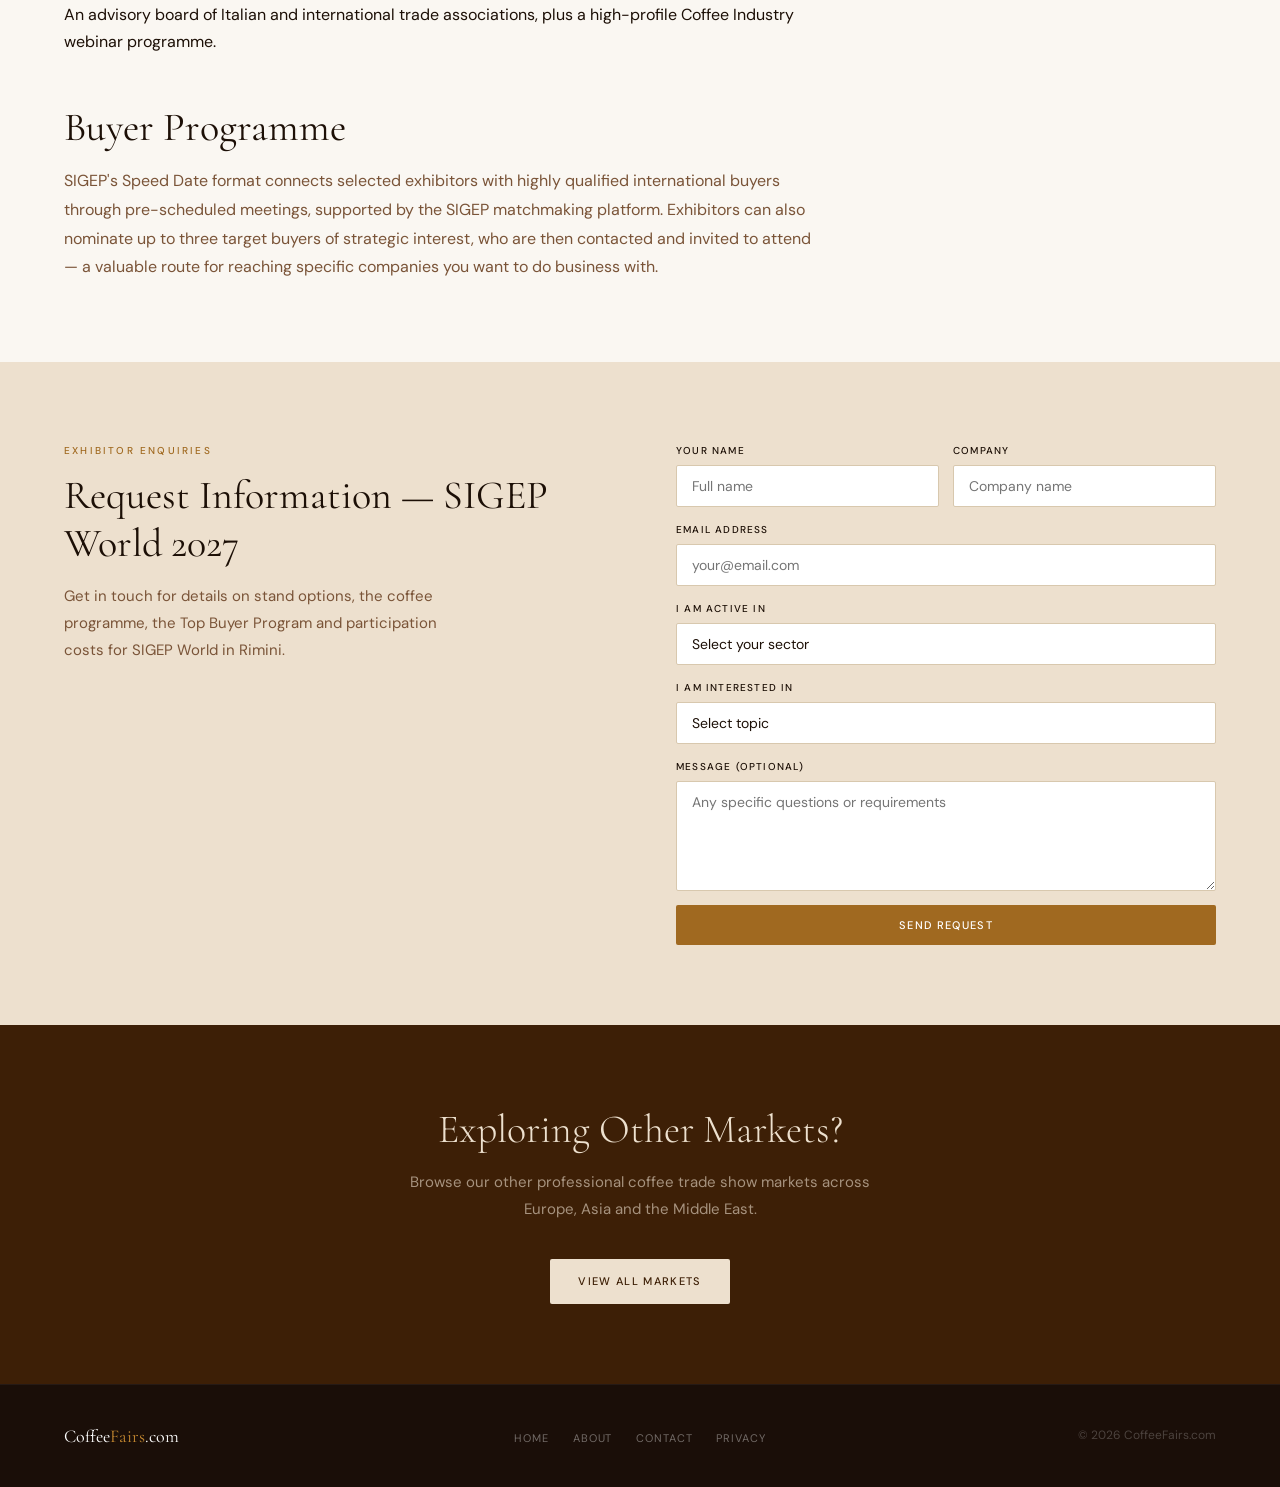
<file: italy.html>
<!DOCTYPE html>
<html lang="en">
<head>
  <meta charset="UTF-8">
  <meta name="viewport" content="width=device-width, initial-scale=1.0">
  <link rel="icon" type="image/svg+xml" href="favicon.svg">
  <link rel="icon" type="image/png" href="favicon.png">
  <meta name="description" content="Exhibit at SIGEP World in Rimini, Italy — the world expo for foodservice excellence and one of the most important coffee trade events in Europe. Information through CoffeeFairs.com.">
  <title>Italy — SIGEP World Rimini — CoffeeFairs.com</title>
  <link rel="stylesheet" href="style.css">
</head>
<body>

  <nav class="nav">
    <a class="nav-logo" href="index.html"><img src="logo.svg" alt="CoffeeFairs.com" height="34" style="display:block;"></a>
    <ul class="nav-links">
      <li class="nav-dropdown">
        <a href="#">Countries &amp; Events ▾</a>
        <ul class="nav-dropdown-menu">
          <li><a href="italy.html">Italy</a></li>
          <li><a href="singapore.html">Singapore</a></li>
          <li><a href="japan.html">Japan</a></li>
          <li><a href="saudi-arabia.html">Saudi Arabia</a></li>
          <li><a href="china.html">China</a></li>
        </ul>
      </li>
      <li><a href="news.html">News</a></li>
      <li><a href="about.html">About</a></li>
      <li><a href="contact.html" class="nav-cta">Get in Touch</a></li>
    </ul>
  </nav>

  <div class="page-hero" style="background-image: url('images/italy.jpg');">
    <div class="page-hero-content">
      <div class="page-hero-label">Europe · World Foodservice Expo</div>
      <h1>Italy</h1>
    </div>
  </div>

  <section class="section bg-cream">
    <div class="content-layout">

      <div class="content-body">

        <h2>The Italian Coffee Market</h2>
        <p>Italy is the spiritual home of coffee culture and one of the most influential coffee markets in the world. From the espresso bar on every corner to a globally exported café tradition, Italy shapes how coffee is consumed, prepared and presented far beyond its borders. It is also a major hub for the coffee supply chain — home to some of the world's leading roasting companies, equipment manufacturers and machinery brands whose products define professional coffee service internationally.</p>
        <p>For international suppliers, Italy offers access to a deeply knowledgeable market and, crucially, to the equipment and roasting ecosystem that supplies cafés and roasters across Europe and beyond. An Italian trade event is not only a domestic opportunity — it is a gateway to the European foodservice industry and to buyers who set global standards for quality.</p>

        <h2>The Event: SIGEP World</h2>
        <p>SIGEP World is the leading international trade expo for the foodservice sector, held annually at the Rimini Expo Centre. Now in its 48th edition, it brings together the gelato, pastry, chocolate, coffee, bakery and pizza communities under one roof — with coffee forming one of its core pillars. The next edition takes place from <strong>23–27 January 2027</strong>.</p>
        <p>The scale is exceptional. The 2026 edition welcomed 198,000 attendees from 160 countries, with 25% travelling from abroad, alongside 1,400 exhibiting brands from 47 countries. Its Top Buyer Program brought 502 senior international buyers from 74 countries — chains, producers, importers, distributors and wholesalers — generating 5,851 pre-arranged business meetings. For an international coffee exhibitor, few events in Europe offer this concentration of qualified buyers.</p>

        <h2>The Coffee Experience at SIGEP</h2>
        <p>Coffee at SIGEP World is a dedicated, immersive programme spanning tradition and innovation. It covers the full professional chain — green beans, roasting, equipment and machinery, alongside emerging categories such as ready-to-drink, alternative and plant-based drinks, and tea. Highlights for coffee professionals include:</p>
        <ul>
          <li>The <strong>Micro Roaster Village</strong> — a dedicated hall bringing together specialty micro-roasters, organised in collaboration with the SCA Italy Coffee Coalition and Slow Food.</li>
          <li>The <strong>SCA Coffee Lounge</strong> — a "Sensory Bar" run with SCA International, integrated into the Italian Barista Championships and the show's sensory itinerary.</li>
          <li>Sensory itineraries exploring cupping, extraction methods and the pairings between coffee, chocolate and pastry.</li>
          <li>A dedicated coffee bar within the Sustainability District showcasing brewing and tasting methods from cupping to espresso, with selections from Africa and Latin America.</li>
          <li>An advisory board of Italian and international trade associations, plus a high-profile Coffee Industry webinar programme.</li>
        </ul>

        <h2>Buyer Programme</h2>
        <p>SIGEP's Speed Date format connects selected exhibitors with highly qualified international buyers through pre-scheduled meetings, supported by the SIGEP matchmaking platform. Exhibitors can also nominate up to three target buyers of strategic interest, who are then contacted and invited to attend — a valuable route for reaching specific companies you want to do business with.</p>

      </div>

      <div class="content-sidebar">
        <div class="event-box">
          <div class="event-box-header">
            <div class="event-box-title">SIGEP World 2027<br>Rimini, Italy</div>
            <span class="event-badge">Jan 2027</span>
          </div>
          <div class="event-box-body">
            <div class="event-meta">
              <div class="event-meta-item"><strong>Dates</strong> 23–27 January 2027</div>
              <div class="event-meta-item"><strong>Venue</strong> Rimini Expo Centre, Italy</div>
              <div class="event-meta-item"><strong>Edition</strong> 48th</div>
              <div class="event-meta-item"><strong>Attendance</strong> 198,000 from 160 countries (2026)</div>
              <div class="event-meta-item"><strong>Exhibitors</strong> 1,400 brands from 47 countries</div>
              <div class="event-meta-item"><strong>Top buyers</strong> 502 from 74 countries · 5,851 meetings</div>
            </div>
            <p style="font-size:13px; margin-bottom:12px;"><strong style="color:var(--text);">Why exhibit at SIGEP?</strong></p>
            <ul class="why-list">
              <li>One of the world's largest foodservice expos, with coffee as a core pillar</li>
              <li>Gateway to the European coffee and equipment market</li>
              <li>Dedicated Micro Roaster Village &amp; SCA Coffee Lounge</li>
              <li>502 senior international buyers across 74 countries</li>
              <li>Structured Speed Date buyer-matchmaking programme</li>
              <li>Option to nominate the specific buyers you want to meet</li>
            </ul>
            <a href="#enquire" class="btn btn-gold" style="width:100%; text-align:center; display:block;">Request Information</a>
          </div>
        </div>
      </div>

    </div>
  </section>

  <section class="section bg-parchment" id="enquire">
    <div class="form-grid">
      <div class="form-intro">
        <div class="section-label">Exhibitor Enquiries</div>
        <h2 class="section-title">Request Information — SIGEP World 2027</h2>
        <p>Get in touch for details on stand options, the coffee programme, the Top Buyer Program and participation costs for SIGEP World in Rimini.</p>
      </div>
      <form action="https://formspree.io/f/mwvzykey" method="POST">
        <input type="hidden" name="_subject" value="Italy — SIGEP World Rimini Enquiry">
        <div class="form-row">
          <div class="form-group">
            <label for="name">Your Name</label>
            <input type="text" id="name" name="name" required placeholder="Full name">
          </div>
          <div class="form-group">
            <label for="company">Company</label>
            <input type="text" id="company" name="company" placeholder="Company name">
          </div>
        </div>
        <div class="form-group">
          <label for="email">Email Address</label>
          <input type="email" id="email" name="email" required placeholder="your@email.com">
        </div>
        <div class="form-group">
          <label for="sector">I am active in</label>
          <select id="sector" name="sector">
            <option value="">Select your sector</option>
            <option>Green bean exports / trading</option>
            <option>Coffee equipment &amp; machinery</option>
            <option>Roasting &amp; processing</option>
            <option>Packaging &amp; accessories</option>
            <option>Other coffee-related products or services</option>
          </select>
        </div>
        <div class="form-group">
          <label for="interest">I am interested in</label>
          <select id="interest" name="interest">
            <option value="">Select topic</option>
            <option>Stand options &amp; pricing</option>
            <option>The coffee programme &amp; Micro Roaster Village</option>
            <option>Top Buyer Program &amp; matchmaking</option>
            <option>Other</option>
          </select>
        </div>
        <div class="form-group">
          <label for="message">Message (optional)</label>
          <textarea id="message" name="message" placeholder="Any specific questions or requirements"></textarea>
        </div>
        <button type="submit" class="btn btn-gold">Send Request</button>
      </form>
    </div>
  </section>

  <section class="cta-band">
    <h2>Exploring Other Markets?</h2>
    <p>Browse our other professional coffee trade show markets across Europe, Asia and the Middle East.</p>
    <a href="index.html#markets" class="btn btn-cream">View All Markets</a>
  </section>

  <footer class="footer">
    <a class="footer-logo" href="index.html">Coffee<span>Fairs</span>.com</a>
    <ul class="footer-links">
      <li><a href="index.html">Home</a></li>
      <li><a href="about.html">About</a></li>
      <li><a href="contact.html">Contact</a></li>
      <li><a href="privacy.html">Privacy</a></li>
    </ul>
    <p class="footer-copy">© 2026 CoffeeFairs.com</p>
  </footer>

  <!-- Google Translate widget -->
  <div id="google_translate_element" style="position:fixed; bottom:14px; right:14px; z-index:200; background:#fff; border:1px solid #D8C8AE; border-radius:4px; padding:4px 8px; box-shadow:0 2px 10px rgba(28,15,6,0.12);"></div>
  <script type="text/javascript">
    function googleTranslateElementInit() {
      new google.translate.TranslateElement({
        pageLanguage: 'en',
        includedLanguages: 'es,pt,ar,it,nl,fr,de,zh-CN,ja',
        layout: google.translate.TranslateElement.InlineLayout.SIMPLE,
        autoDisplay: false
      }, 'google_translate_element');
    }
  </script>
  <script type="text/javascript" src="https://translate.google.com/translate_a/element.js?cb=googleTranslateElementInit"></script>

  <script src="nav.js"></script>
</body>
</html>
</file>
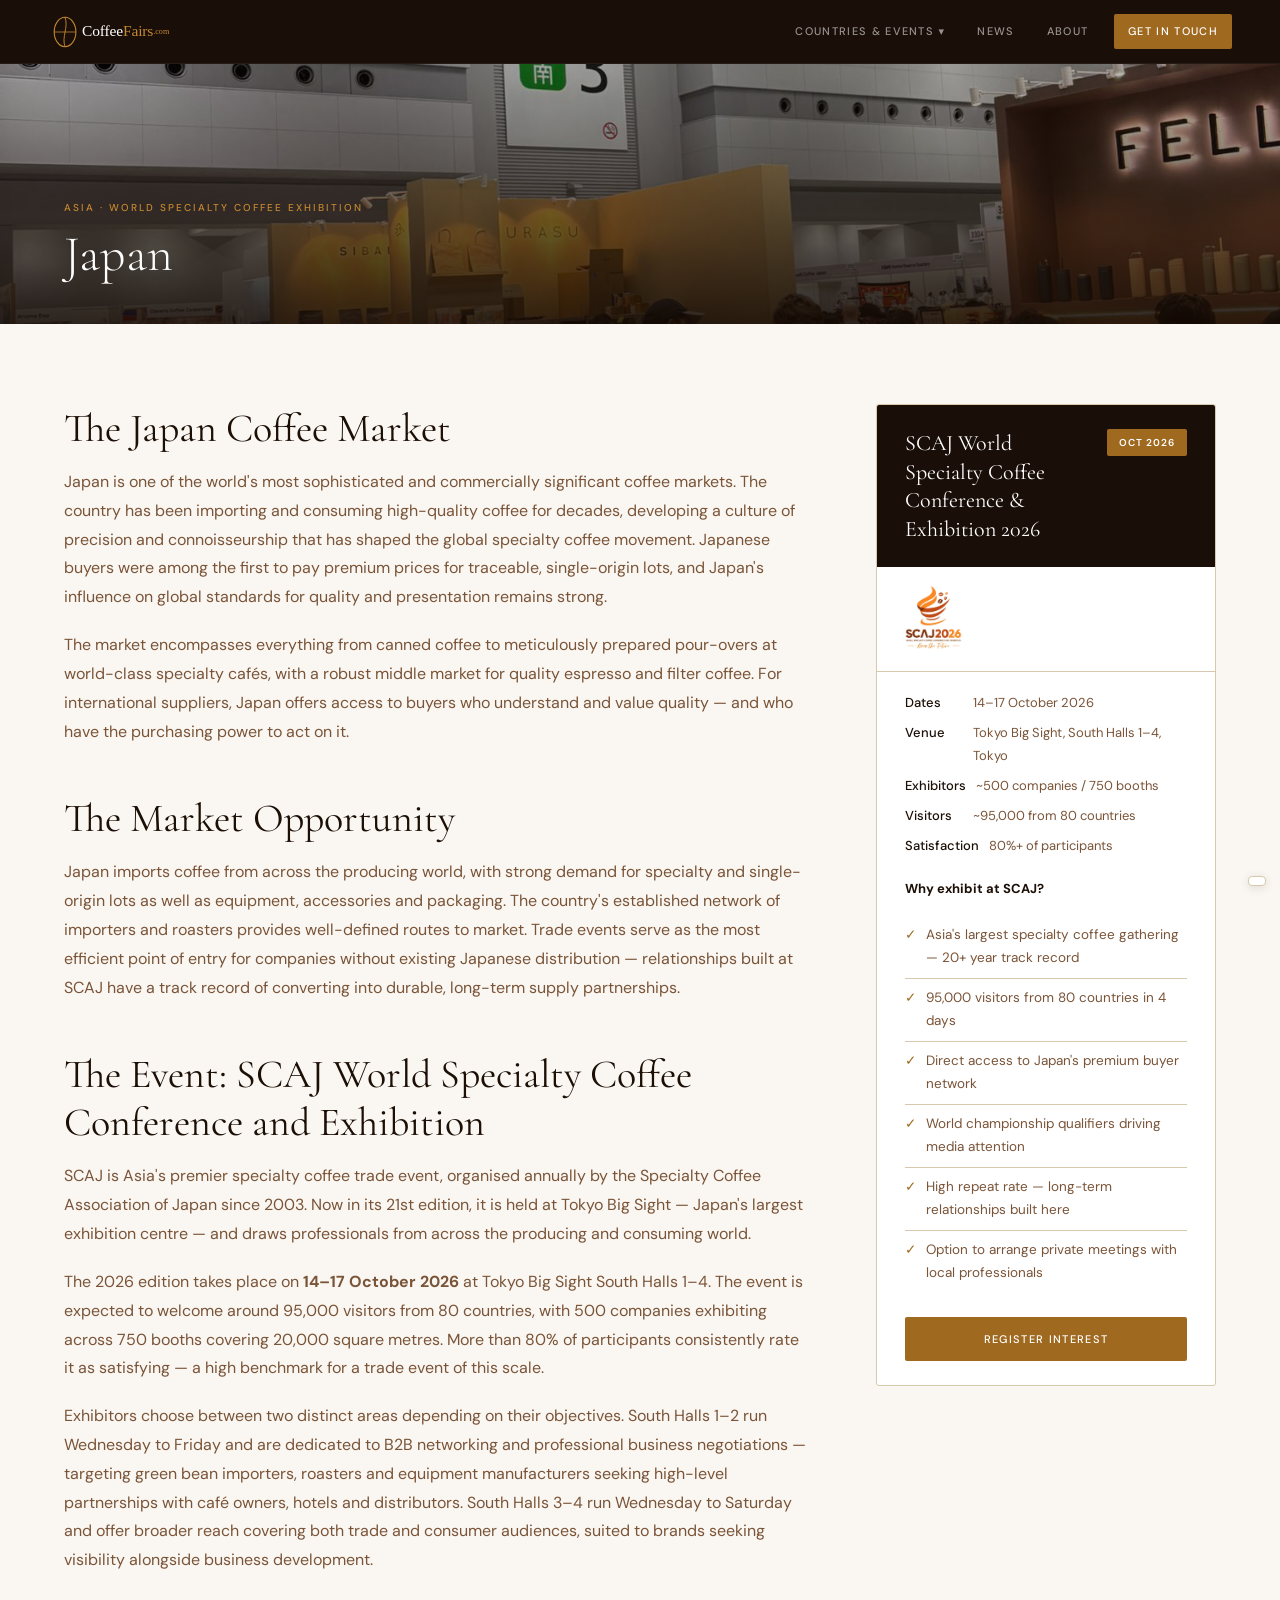
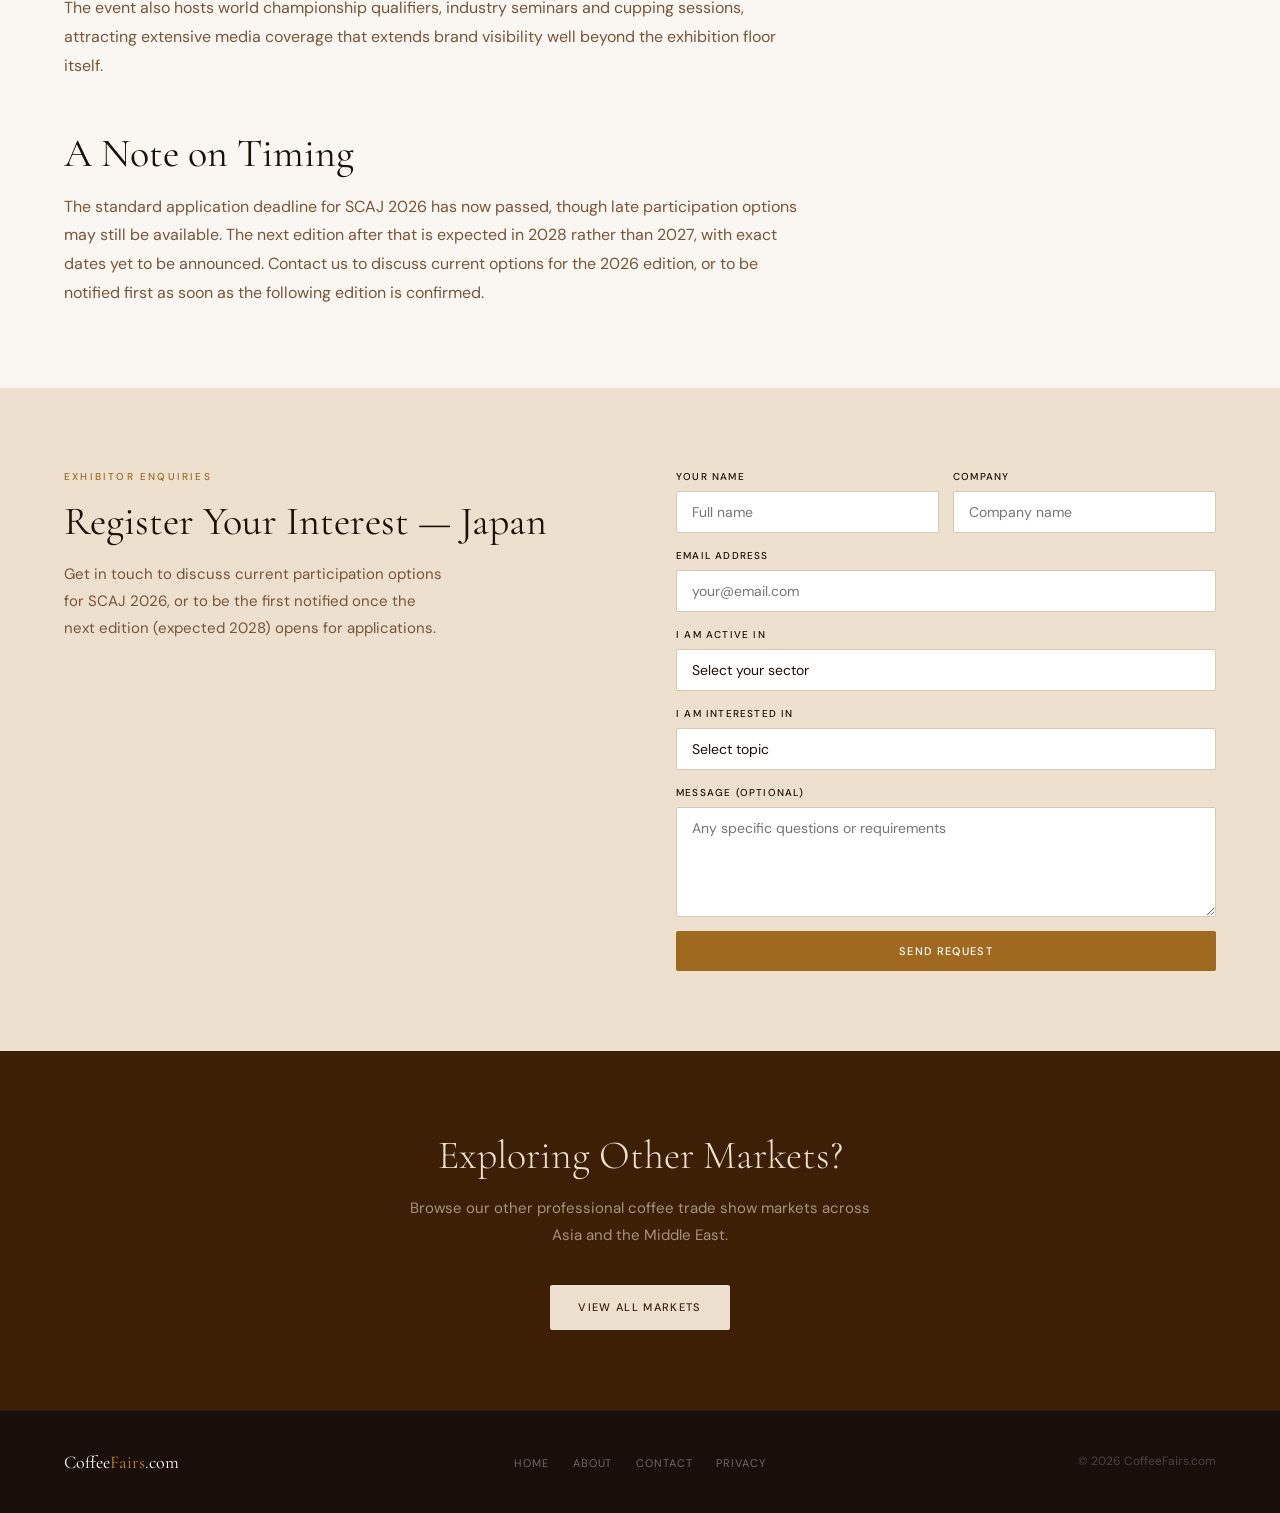
<file: japan.html>
<!DOCTYPE html>
<html lang="en">
<head>
  <meta charset="UTF-8">
  <meta name="viewport" content="width=device-width, initial-scale=1.0">
  <link rel="icon" type="image/svg+xml" href="favicon.svg">
  <link rel="icon" type="image/png" href="favicon.png">
  <meta name="description" content="Exhibit at SCAJ World Specialty Coffee Conference and Exhibition in Tokyo, Japan. Market overview and exhibitor information through CoffeeFairs.com.">
  <title>Japan — CoffeeFairs.com</title>
  <link rel="stylesheet" href="style.css">
</head>
<body>

  <nav class="nav">
    <a class="nav-logo" href="index.html"><img src="logo.svg" alt="CoffeeFairs.com" height="34" style="display:block;"></a>
    <ul class="nav-links">
      <li class="nav-dropdown">
        <a href="#">Countries &amp; Events ▾</a>
        <ul class="nav-dropdown-menu">
          <li><a href="italy.html">Italy</a></li>
          <li><a href="singapore.html">Singapore</a></li>
          <li><a href="japan.html">Japan</a></li>
          <li><a href="saudi-arabia.html">Saudi Arabia</a></li>
          <li><a href="china.html">China</a></li>
        </ul>
      </li>
      <li><a href="news.html">News</a></li>
      <li><a href="about.html">About</a></li>
      <li><a href="contact.html" class="nav-cta">Get in Touch</a></li>
    </ul>
  </nav>

  <div class="page-hero" style="background-image: url('images/japan.jpg');">
    <div class="page-hero-content">
      <div class="page-hero-label">Asia · World Specialty Coffee Exhibition</div>
      <h1>Japan</h1>
    </div>
  </div>

  <section class="section bg-cream">
    <div class="content-layout">

      <div class="content-body">

        <h2>The Japan Coffee Market</h2>
        <p>Japan is one of the world's most sophisticated and commercially significant coffee markets. The country has been importing and consuming high-quality coffee for decades, developing a culture of precision and connoisseurship that has shaped the global specialty coffee movement. Japanese buyers were among the first to pay premium prices for traceable, single-origin lots, and Japan's influence on global standards for quality and presentation remains strong.</p>
        <p>The market encompasses everything from canned coffee to meticulously prepared pour-overs at world-class specialty cafés, with a robust middle market for quality espresso and filter coffee. For international suppliers, Japan offers access to buyers who understand and value quality — and who have the purchasing power to act on it.</p>

        <h2>The Market Opportunity</h2>
        <p>Japan imports coffee from across the producing world, with strong demand for specialty and single-origin lots as well as equipment, accessories and packaging. The country's established network of importers and roasters provides well-defined routes to market. Trade events serve as the most efficient point of entry for companies without existing Japanese distribution — relationships built at SCAJ have a track record of converting into durable, long-term supply partnerships.</p>

        <h2>The Event: SCAJ World Specialty Coffee Conference and Exhibition</h2>
        <p>SCAJ is Asia's premier specialty coffee trade event, organised annually by the Specialty Coffee Association of Japan since 2003. Now in its 21st edition, it is held at Tokyo Big Sight — Japan's largest exhibition centre — and draws professionals from across the producing and consuming world.</p>
        <p>The 2026 edition takes place on <strong>14–17 October 2026</strong> at Tokyo Big Sight South Halls 1–4. The event is expected to welcome around 95,000 visitors from 80 countries, with 500 companies exhibiting across 750 booths covering 20,000 square metres. More than 80% of participants consistently rate it as satisfying — a high benchmark for a trade event of this scale.</p>
        <p>Exhibitors choose between two distinct areas depending on their objectives. South Halls 1–2 run Wednesday to Friday and are dedicated to B2B networking and professional business negotiations — targeting green bean importers, roasters and equipment manufacturers seeking high-level partnerships with café owners, hotels and distributors. South Halls 3–4 run Wednesday to Saturday and offer broader reach covering both trade and consumer audiences, suited to brands seeking visibility alongside business development.</p>
        <p>The event also hosts world championship qualifiers, industry seminars and cupping sessions, attracting extensive media coverage that extends brand visibility well beyond the exhibition floor itself.</p>

        <h2>A Note on Timing</h2>
        <p>The standard application deadline for SCAJ 2026 has now passed, though late participation options may still be available. The next edition after that is expected in 2028 rather than 2027, with exact dates yet to be announced. Contact us to discuss current options for the 2026 edition, or to be notified first as soon as the following edition is confirmed.</p>

      </div>

      <div class="content-sidebar">
        <div class="event-box">
          <div class="event-box-header">
            <div class="event-box-title">SCAJ World Specialty Coffee Conference &amp; Exhibition 2026</div>
            <span class="event-badge">Oct 2026</span>
          </div>
          <div class="event-box-body">
            <div style="background:#fff; padding:16px 20px; margin:-24px -28px 20px; text-align:center; border-bottom:1px solid var(--border);">
              <img src="images/logo-scaj.png" alt="SCAJ 2026" style="height:72px; width:auto;">
            </div>
            <div class="event-meta">
              <div class="event-meta-item"><strong>Dates</strong> 14–17 October 2026</div>
              <div class="event-meta-item"><strong>Venue</strong> Tokyo Big Sight, South Halls 1–4, Tokyo</div>
              <div class="event-meta-item"><strong>Exhibitors</strong> ~500 companies / 750 booths</div>
              <div class="event-meta-item"><strong>Visitors</strong> ~95,000 from 80 countries</div>
              <div class="event-meta-item"><strong>Satisfaction</strong> 80%+ of participants</div>
            </div>
            <p style="font-size:13px; margin-bottom:12px;"><strong style="color:var(--text);">Why exhibit at SCAJ?</strong></p>
            <ul class="why-list">
              <li>Asia's largest specialty coffee gathering — 20+ year track record</li>
              <li>95,000 visitors from 80 countries in 4 days</li>
              <li>Direct access to Japan's premium buyer network</li>
              <li>World championship qualifiers driving media attention</li>
              <li>High repeat rate — long-term relationships built here</li>
              <li>Option to arrange private meetings with local professionals</li>
            </ul>
            <a href="#enquire" class="btn btn-gold" style="width:100%; text-align:center; display:block;">Register Interest</a>
          </div>
        </div>
      </div>

    </div>
  </section>

  <section class="section bg-parchment" id="enquire">
    <div class="form-grid">
      <div class="form-intro">
        <div class="section-label">Exhibitor Enquiries</div>
        <h2 class="section-title">Register Your Interest — Japan</h2>
        <p>Get in touch to discuss current participation options for SCAJ 2026, or to be the first notified once the next edition (expected 2028) opens for applications.</p>
      </div>
      <form action="https://formspree.io/f/mwvzykey" method="POST">
        <input type="hidden" name="_subject" value="Japan — SCAJ Enquiry">
        <div class="form-row">
          <div class="form-group">
            <label for="name">Your Name</label>
            <input type="text" id="name" name="name" required placeholder="Full name">
          </div>
          <div class="form-group">
            <label for="company">Company</label>
            <input type="text" id="company" name="company" placeholder="Company name">
          </div>
        </div>
        <div class="form-group">
          <label for="email">Email Address</label>
          <input type="email" id="email" name="email" required placeholder="your@email.com">
        </div>
        <div class="form-group">
          <label for="sector">I am active in</label>
          <select id="sector" name="sector">
            <option value="">Select your sector</option>
            <option>Green bean exports / trading</option>
            <option>Coffee equipment &amp; machinery</option>
            <option>Roasting &amp; processing</option>
            <option>Packaging &amp; accessories</option>
            <option>Other coffee-related products or services</option>
          </select>
        </div>
        <div class="form-group">
          <label for="interest">I am interested in</label>
          <select id="interest" name="interest">
            <option value="">Select topic</option>
            <option>SCAJ 2026 — late participation options</option>
            <option>SCAJ 2028 — early notification</option>
            <option>Stand options &amp; pricing</option>
            <option>Other</option>
          </select>
        </div>
        <div class="form-group">
          <label for="message">Message (optional)</label>
          <textarea id="message" name="message" placeholder="Any specific questions or requirements"></textarea>
        </div>
        <button type="submit" class="btn btn-gold">Send Request</button>
      </form>
    </div>
  </section>

  <section class="cta-band">
    <h2>Exploring Other Markets?</h2>
    <p>Browse our other professional coffee trade show markets across Asia and the Middle East.</p>
    <a href="index.html#markets" class="btn btn-cream">View All Markets</a>
  </section>

  <footer class="footer">
    <a class="footer-logo" href="index.html">Coffee<span>Fairs</span>.com</a>
    <ul class="footer-links">
      <li><a href="index.html">Home</a></li>
      <li><a href="about.html">About</a></li>
      <li><a href="contact.html">Contact</a></li>
      <li><a href="privacy.html">Privacy</a></li>
    </ul>
    <p class="footer-copy">© 2026 CoffeeFairs.com</p>
  </footer>

  <!-- Google Translate widget -->
  <div id="google_translate_element" style="position:fixed; bottom:14px; right:14px; z-index:200; background:#fff; border:1px solid #D8C8AE; border-radius:4px; padding:4px 8px; box-shadow:0 2px 10px rgba(28,15,6,0.12);"></div>
  <script type="text/javascript">
    function googleTranslateElementInit() {
      new google.translate.TranslateElement({
        pageLanguage: 'en',
        includedLanguages: 'es,pt,ar,it,nl,fr,de,zh-CN,ja',
        layout: google.translate.TranslateElement.InlineLayout.SIMPLE,
        autoDisplay: false
      }, 'google_translate_element');
    }
  </script>
  <script type="text/javascript" src="https://translate.google.com/translate_a/element.js?cb=googleTranslateElementInit"></script>

  <script src="nav.js"></script>
</body>
</html>
</file>
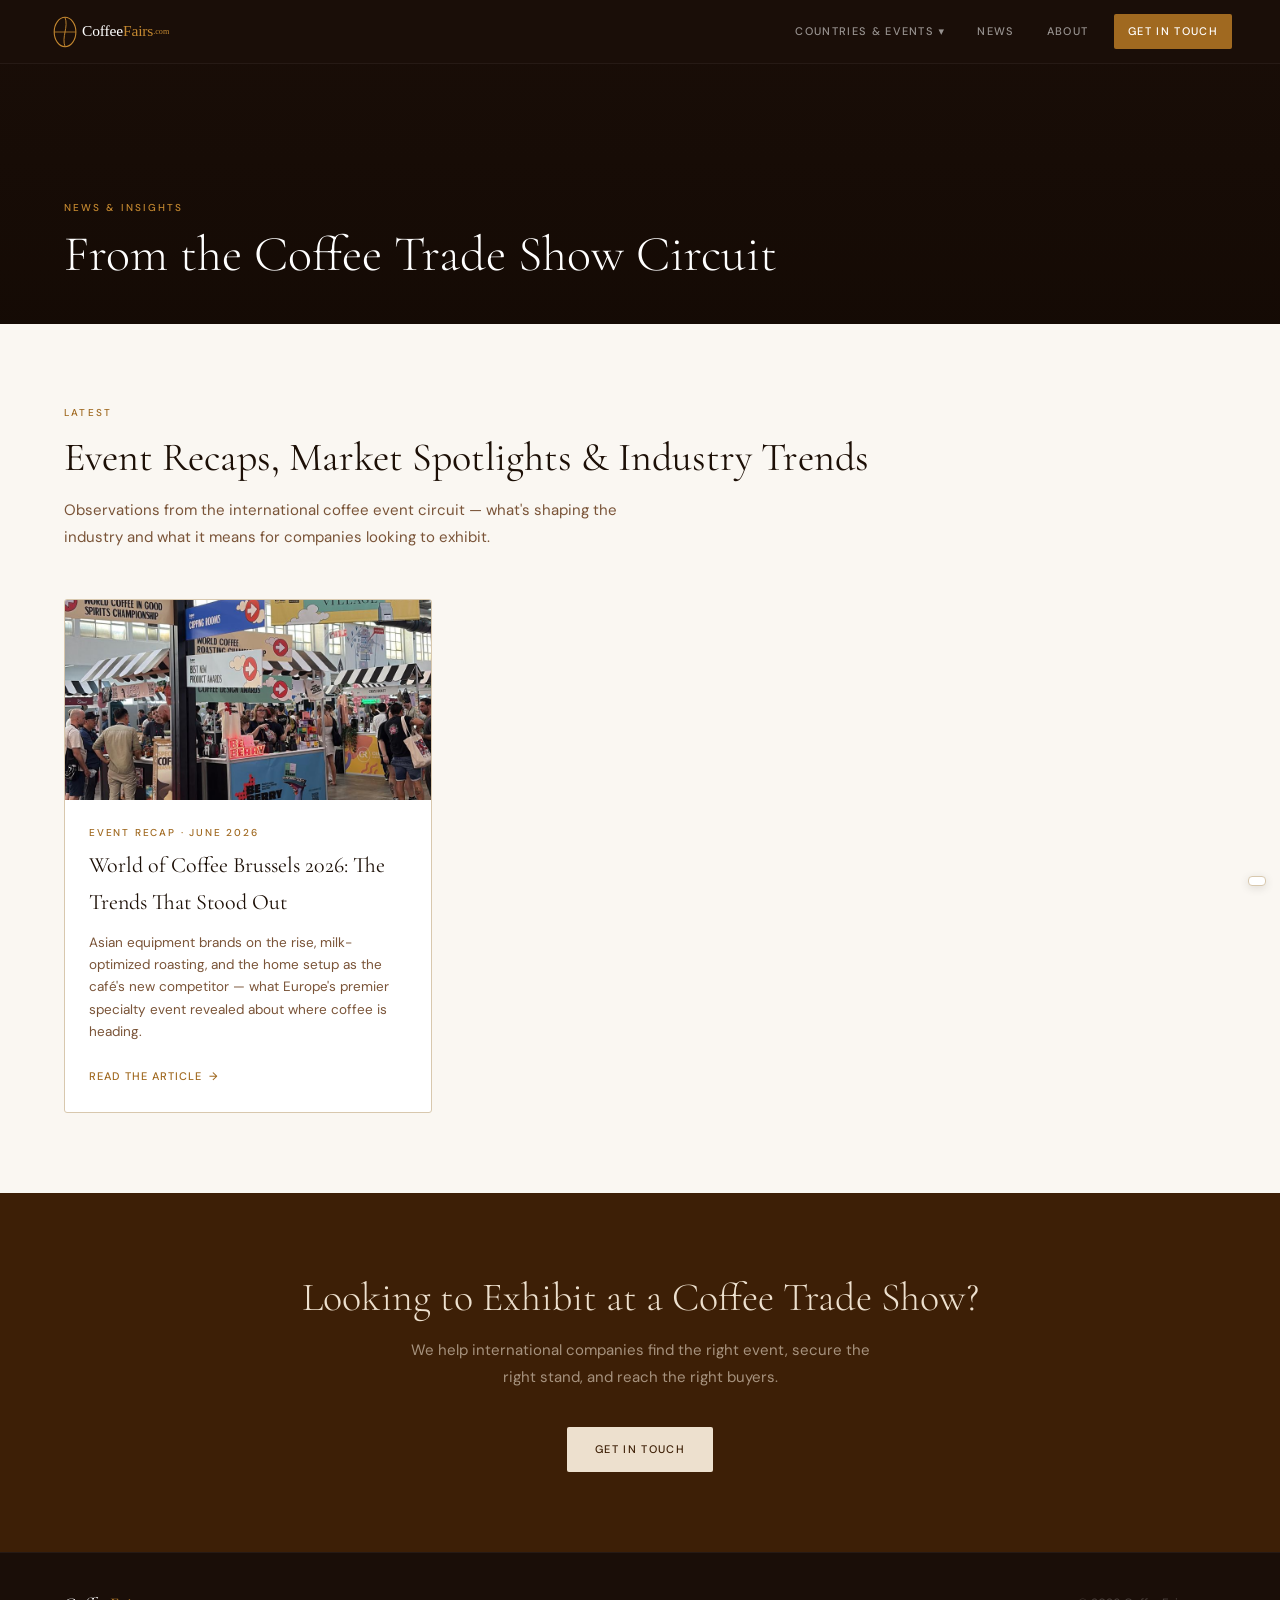
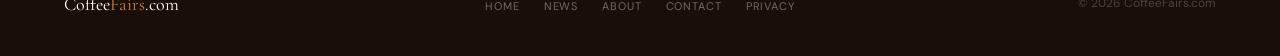
<file: news.html>
<!DOCTYPE html>
<html lang="en">
<head>
  <meta charset="UTF-8">
  <meta name="viewport" content="width=device-width, initial-scale=1.0">
  <link rel="icon" type="image/svg+xml" href="favicon.svg">
  <link rel="icon" type="image/png" href="favicon.png">
  <meta name="description" content="News and insights on the international coffee trade show circuit — event recaps, market spotlights and industry trends for coffee professionals and exhibitors.">
  <title>News &amp; Insights — CoffeeFairs.com</title>
  <link rel="stylesheet" href="style.css">
</head>
<body>

  <nav class="nav">
    <a class="nav-logo" href="index.html"><img src="logo.svg" alt="CoffeeFairs.com" height="34" style="display:block;"></a>
    <ul class="nav-links">
      <li class="nav-dropdown">
        <a href="#">Countries &amp; Events ▾</a>
        <ul class="nav-dropdown-menu">
          <li><a href="italy.html">Italy</a></li>
          <li><a href="singapore.html">Singapore</a></li>
          <li><a href="japan.html">Japan</a></li>
          <li><a href="saudi-arabia.html">Saudi Arabia</a></li>
          <li><a href="china.html">China</a></li>
        </ul>
      </li>
      <li><a href="news.html">News</a></li>
      <li><a href="about.html">About</a></li>
      <li><a href="contact.html" class="nav-cta">Get in Touch</a></li>
    </ul>
  </nav>

  <div class="page-hero">
    <div class="page-hero-content">
      <div class="page-hero-label">News &amp; Insights</div>
      <h1>From the Coffee Trade Show Circuit</h1>
    </div>
  </div>

  <section class="section bg-cream">
    <div class="section-label">Latest</div>
    <h2 class="section-title">Event Recaps, Market Spotlights &amp; Industry Trends</h2>
    <p class="section-sub">Observations from the international coffee event circuit — what's shaping the industry and what it means for companies looking to exhibit.</p>

    <div class="cards-grid">

      <a class="card" href="woc-brussels-2026.html">
        <img class="card-image" src="images/news-woc-brussels.jpg" alt="World of Coffee Brussels 2026" onerror="this.style.display='none'">
        <div class="card-body">
          <div class="card-label">Event Recap · June 2026</div>
          <div class="card-title">World of Coffee Brussels 2026: The Trends That Stood Out</div>
          <p class="card-desc">Asian equipment brands on the rise, milk-optimized roasting, and the home setup as the café's new competitor — what Europe's premier specialty event revealed about where coffee is heading.</p>
          <span class="card-link">Read the article</span>
        </div>
      </a>

    </div>
  </section>

  <section class="cta-band">
    <h2>Looking to Exhibit at a Coffee Trade Show?</h2>
    <p>We help international companies find the right event, secure the right stand, and reach the right buyers.</p>
    <a href="contact.html" class="btn btn-cream">Get in Touch</a>
  </section>

  <footer class="footer">
    <a class="footer-logo" href="index.html">Coffee<span>Fairs</span>.com</a>
    <ul class="footer-links">
      <li><a href="index.html">Home</a></li>
      <li><a href="news.html">News</a></li>
      <li><a href="about.html">About</a></li>
      <li><a href="contact.html">Contact</a></li>
      <li><a href="privacy.html">Privacy</a></li>
    </ul>
    <p class="footer-copy">© 2026 CoffeeFairs.com</p>
  </footer>

  <!-- Google Translate widget -->
  <div id="google_translate_element" style="position:fixed; bottom:14px; right:14px; z-index:200; background:#fff; border:1px solid #D8C8AE; border-radius:4px; padding:4px 8px; box-shadow:0 2px 10px rgba(28,15,6,0.12);"></div>
  <script type="text/javascript">
    function googleTranslateElementInit() {
      new google.translate.TranslateElement({
        pageLanguage: 'en',
        includedLanguages: 'es,pt,ar,it,nl,fr,de,zh-CN,ja',
        layout: google.translate.TranslateElement.InlineLayout.SIMPLE,
        autoDisplay: false
      }, 'google_translate_element');
    }
  </script>
  <script type="text/javascript" src="https://translate.google.com/translate_a/element.js?cb=googleTranslateElementInit"></script>

  <script src="nav.js"></script>
</body>
</html>
</file>
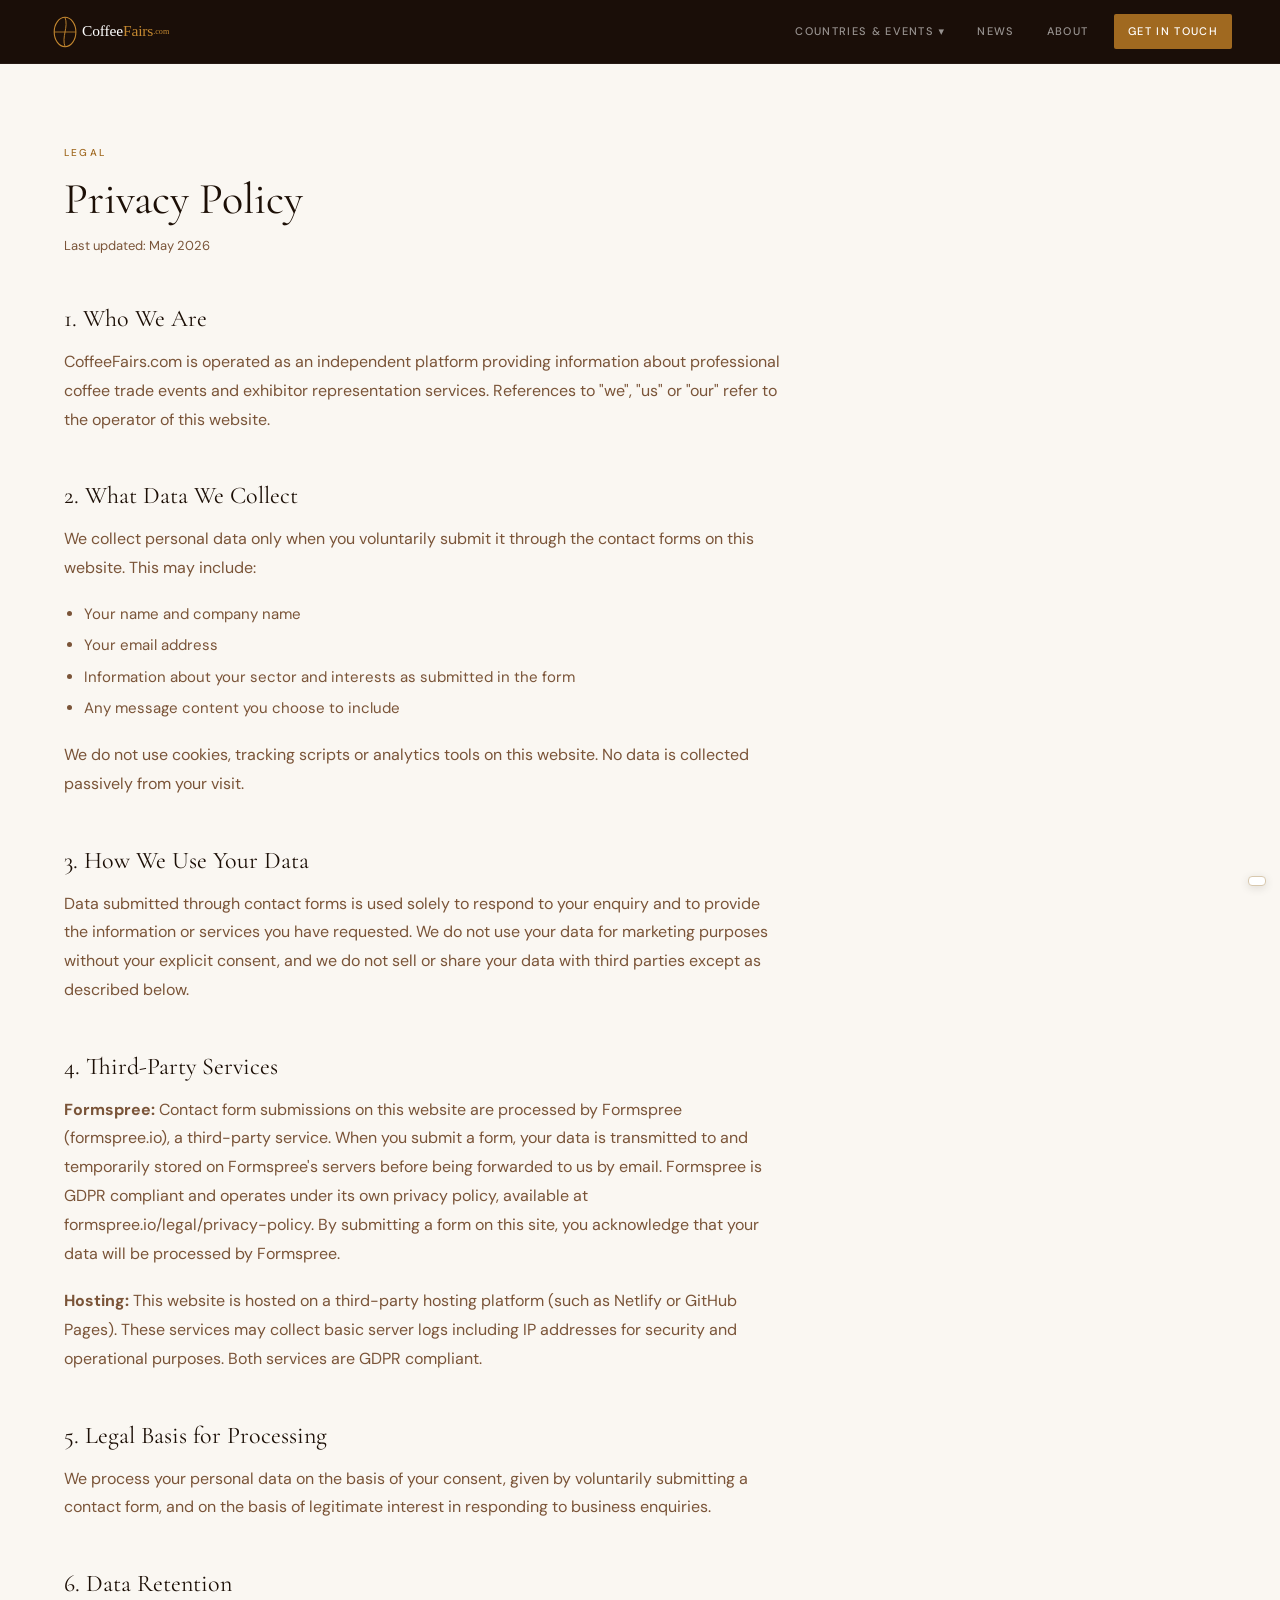
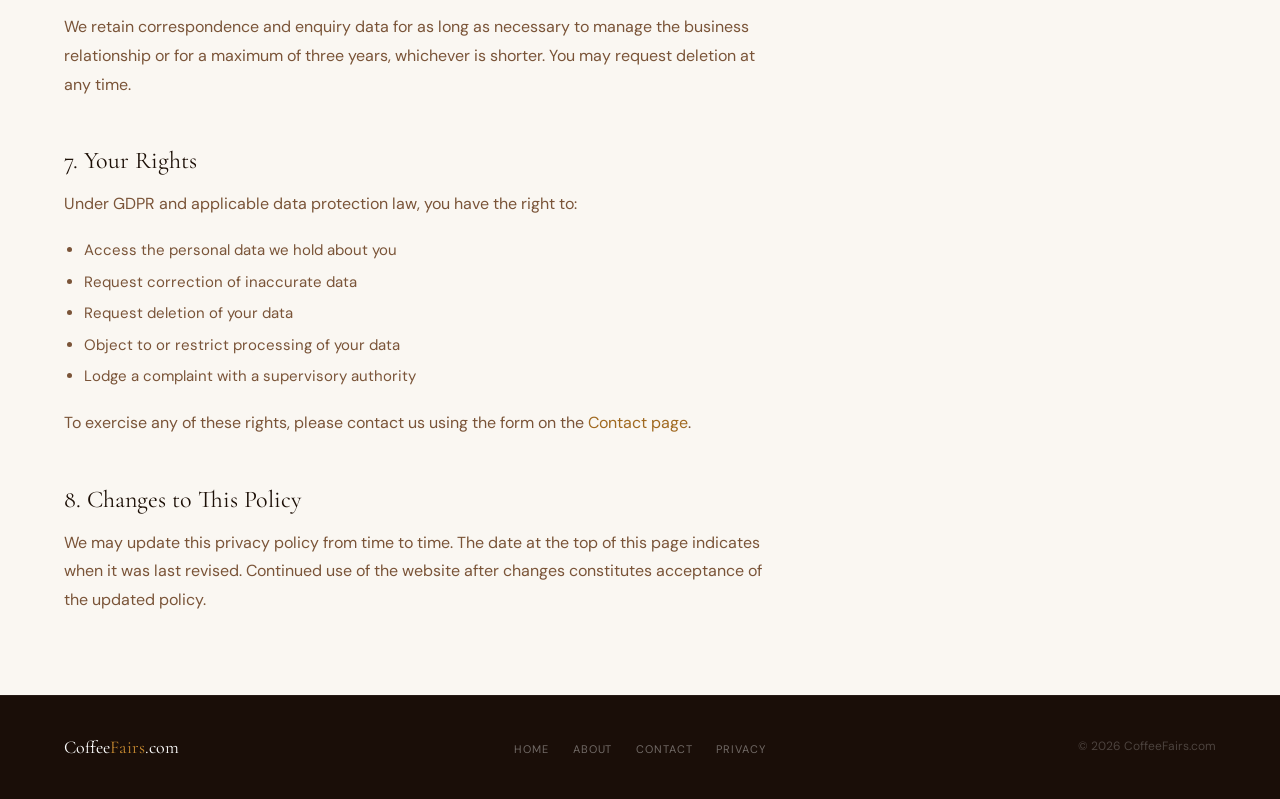
<file: privacy.html>
<!DOCTYPE html>
<html lang="en">
<head>
  <meta charset="UTF-8">
  <meta name="viewport" content="width=device-width, initial-scale=1.0">
  <link rel="icon" type="image/svg+xml" href="favicon.svg">
  <link rel="icon" type="image/png" href="favicon.png">
  <title>Privacy Policy — CoffeeFairs.com</title>
  <link rel="stylesheet" href="style.css">
</head>
<body>

  <nav class="nav">
    <a class="nav-logo" href="index.html"><img src="logo.svg" alt="CoffeeFairs.com" height="34" style="display:block;"></a>
    <ul class="nav-links">
      <li class="nav-dropdown">
        <a href="#">Countries &amp; Events ▾</a>
        <ul class="nav-dropdown-menu">
          <li><a href="italy.html">Italy</a></li>
          <li><a href="singapore.html">Singapore</a></li>
          <li><a href="japan.html">Japan</a></li>
          <li><a href="saudi-arabia.html">Saudi Arabia</a></li>
          <li><a href="china.html">China</a></li>
        </ul>
      </li>
      <li><a href="news.html">News</a></li>
      <li><a href="about.html">About</a></li>
      <li><a href="contact.html" class="nav-cta">Get in Touch</a></li>
    </ul>
  </nav>

  <section class="section bg-cream">
    <div class="text-page">
      <div class="section-label">Legal</div>
      <h1 style="font-size: clamp(28px, 4vw, 44px); margin-bottom: 8px;">Privacy Policy</h1>
      <p style="font-size:13px; color: var(--muted); margin-bottom: 40px;">Last updated: May 2026</p>

      <h2>1. Who We Are</h2>
      <p>CoffeeFairs.com is operated as an independent platform providing information about professional coffee trade events and exhibitor representation services. References to "we", "us" or "our" refer to the operator of this website.</p>

      <h2>2. What Data We Collect</h2>
      <p>We collect personal data only when you voluntarily submit it through the contact forms on this website. This may include:</p>
      <ul>
        <li>Your name and company name</li>
        <li>Your email address</li>
        <li>Information about your sector and interests as submitted in the form</li>
        <li>Any message content you choose to include</li>
      </ul>
      <p>We do not use cookies, tracking scripts or analytics tools on this website. No data is collected passively from your visit.</p>

      <h2>3. How We Use Your Data</h2>
      <p>Data submitted through contact forms is used solely to respond to your enquiry and to provide the information or services you have requested. We do not use your data for marketing purposes without your explicit consent, and we do not sell or share your data with third parties except as described below.</p>

      <h2>4. Third-Party Services</h2>
      <p><strong>Formspree:</strong> Contact form submissions on this website are processed by Formspree (formspree.io), a third-party service. When you submit a form, your data is transmitted to and temporarily stored on Formspree's servers before being forwarded to us by email. Formspree is GDPR compliant and operates under its own privacy policy, available at formspree.io/legal/privacy-policy. By submitting a form on this site, you acknowledge that your data will be processed by Formspree.</p>
      <p><strong>Hosting:</strong> This website is hosted on a third-party hosting platform (such as Netlify or GitHub Pages). These services may collect basic server logs including IP addresses for security and operational purposes. Both services are GDPR compliant.</p>

      <h2>5. Legal Basis for Processing</h2>
      <p>We process your personal data on the basis of your consent, given by voluntarily submitting a contact form, and on the basis of legitimate interest in responding to business enquiries.</p>

      <h2>6. Data Retention</h2>
      <p>We retain correspondence and enquiry data for as long as necessary to manage the business relationship or for a maximum of three years, whichever is shorter. You may request deletion at any time.</p>

      <h2>7. Your Rights</h2>
      <p>Under GDPR and applicable data protection law, you have the right to:</p>
      <ul>
        <li>Access the personal data we hold about you</li>
        <li>Request correction of inaccurate data</li>
        <li>Request deletion of your data</li>
        <li>Object to or restrict processing of your data</li>
        <li>Lodge a complaint with a supervisory authority</li>
      </ul>
      <p>To exercise any of these rights, please contact us using the form on the <a href="contact.html">Contact page</a>.</p>

      <h2>8. Changes to This Policy</h2>
      <p>We may update this privacy policy from time to time. The date at the top of this page indicates when it was last revised. Continued use of the website after changes constitutes acceptance of the updated policy.</p>

    </div>
  </section>

  <footer class="footer">
    <a class="footer-logo" href="index.html">Coffee<span>Fairs</span>.com</a>
    <ul class="footer-links">
      <li><a href="index.html">Home</a></li>
      <li><a href="about.html">About</a></li>
      <li><a href="contact.html">Contact</a></li>
      <li><a href="privacy.html">Privacy</a></li>
    </ul>
    <p class="footer-copy">© 2026 CoffeeFairs.com</p>
  </footer>

  <!-- Google Translate widget -->
  <div id="google_translate_element" style="position:fixed; bottom:14px; right:14px; z-index:200; background:#fff; border:1px solid #D8C8AE; border-radius:4px; padding:4px 8px; box-shadow:0 2px 10px rgba(28,15,6,0.12);"></div>
  <script type="text/javascript">
    function googleTranslateElementInit() {
      new google.translate.TranslateElement({
        pageLanguage: 'en',
        includedLanguages: 'es,pt,ar,it,nl,fr,de,zh-CN,ja',
        layout: google.translate.TranslateElement.InlineLayout.SIMPLE,
        autoDisplay: false
      }, 'google_translate_element');
    }
  </script>
  <script type="text/javascript" src="https://translate.google.com/translate_a/element.js?cb=googleTranslateElementInit"></script>

  <script src="nav.js"></script>
</body>
</html>
</file>
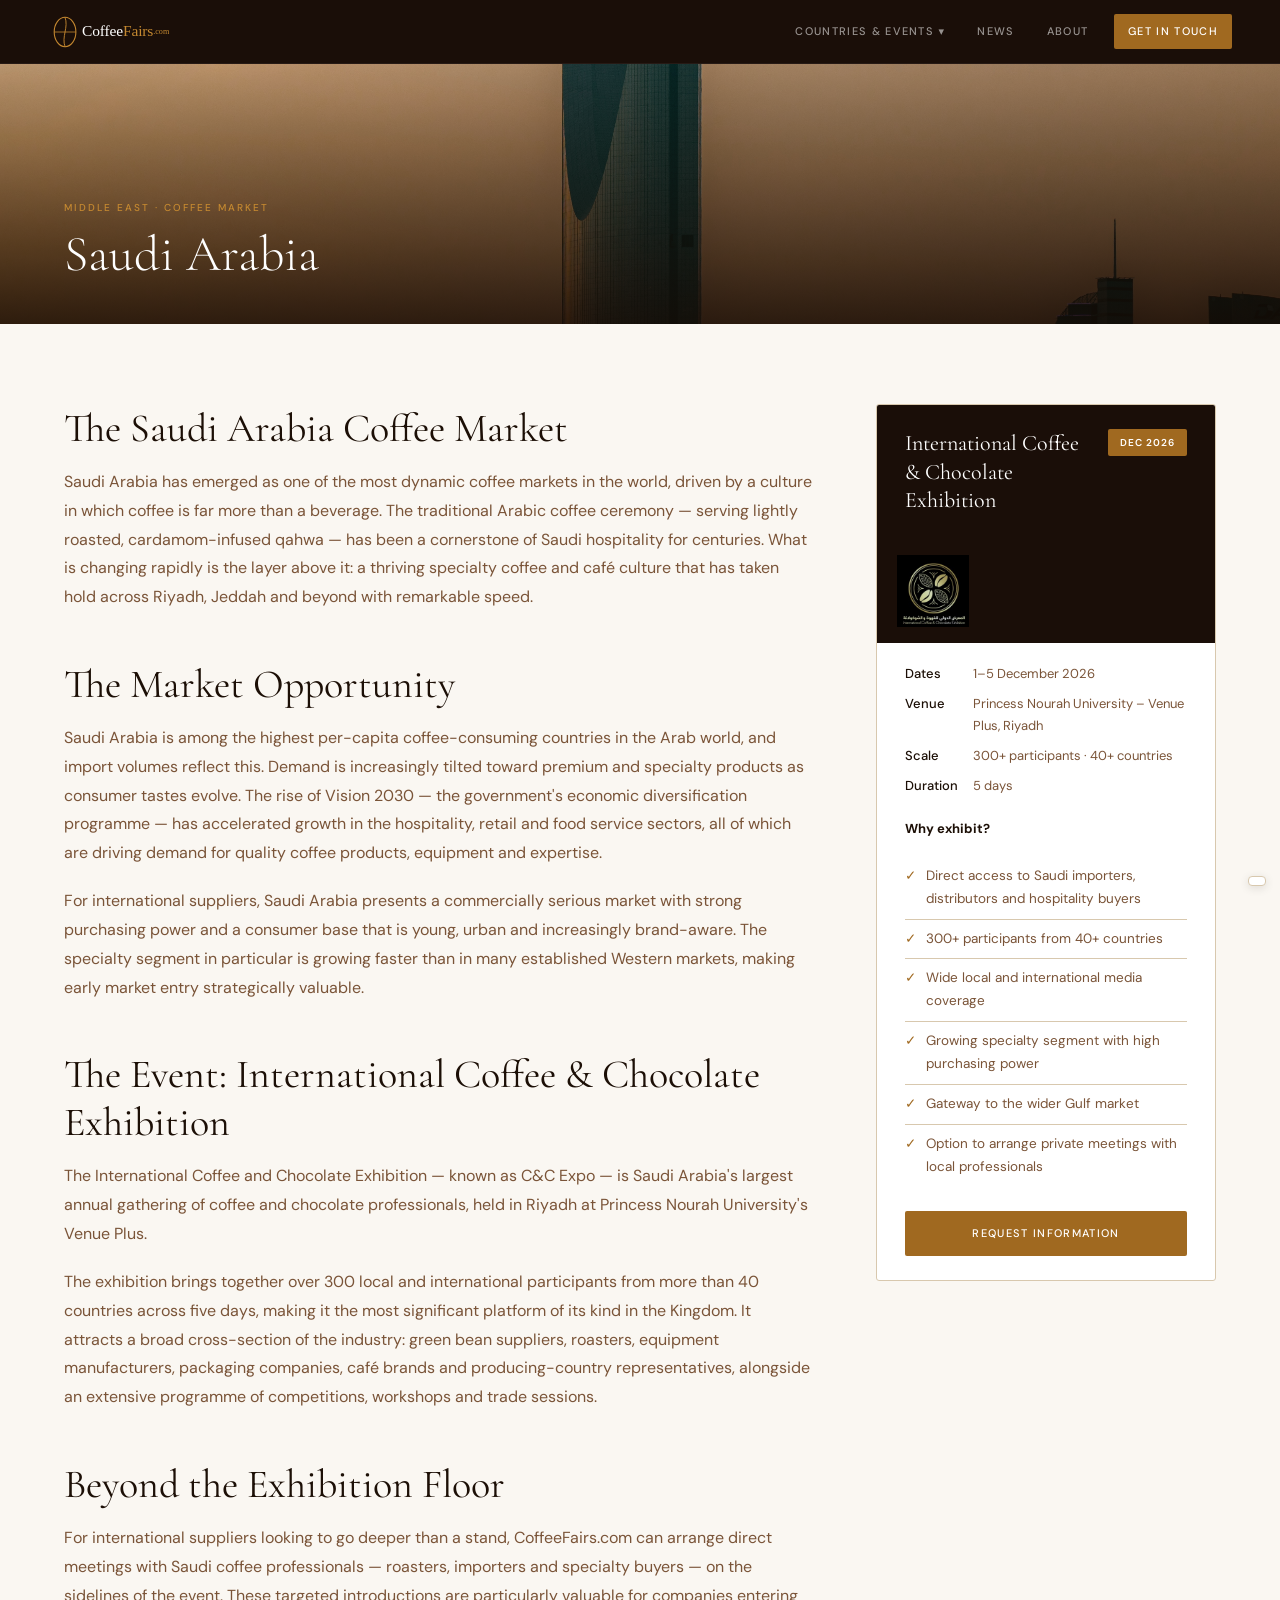
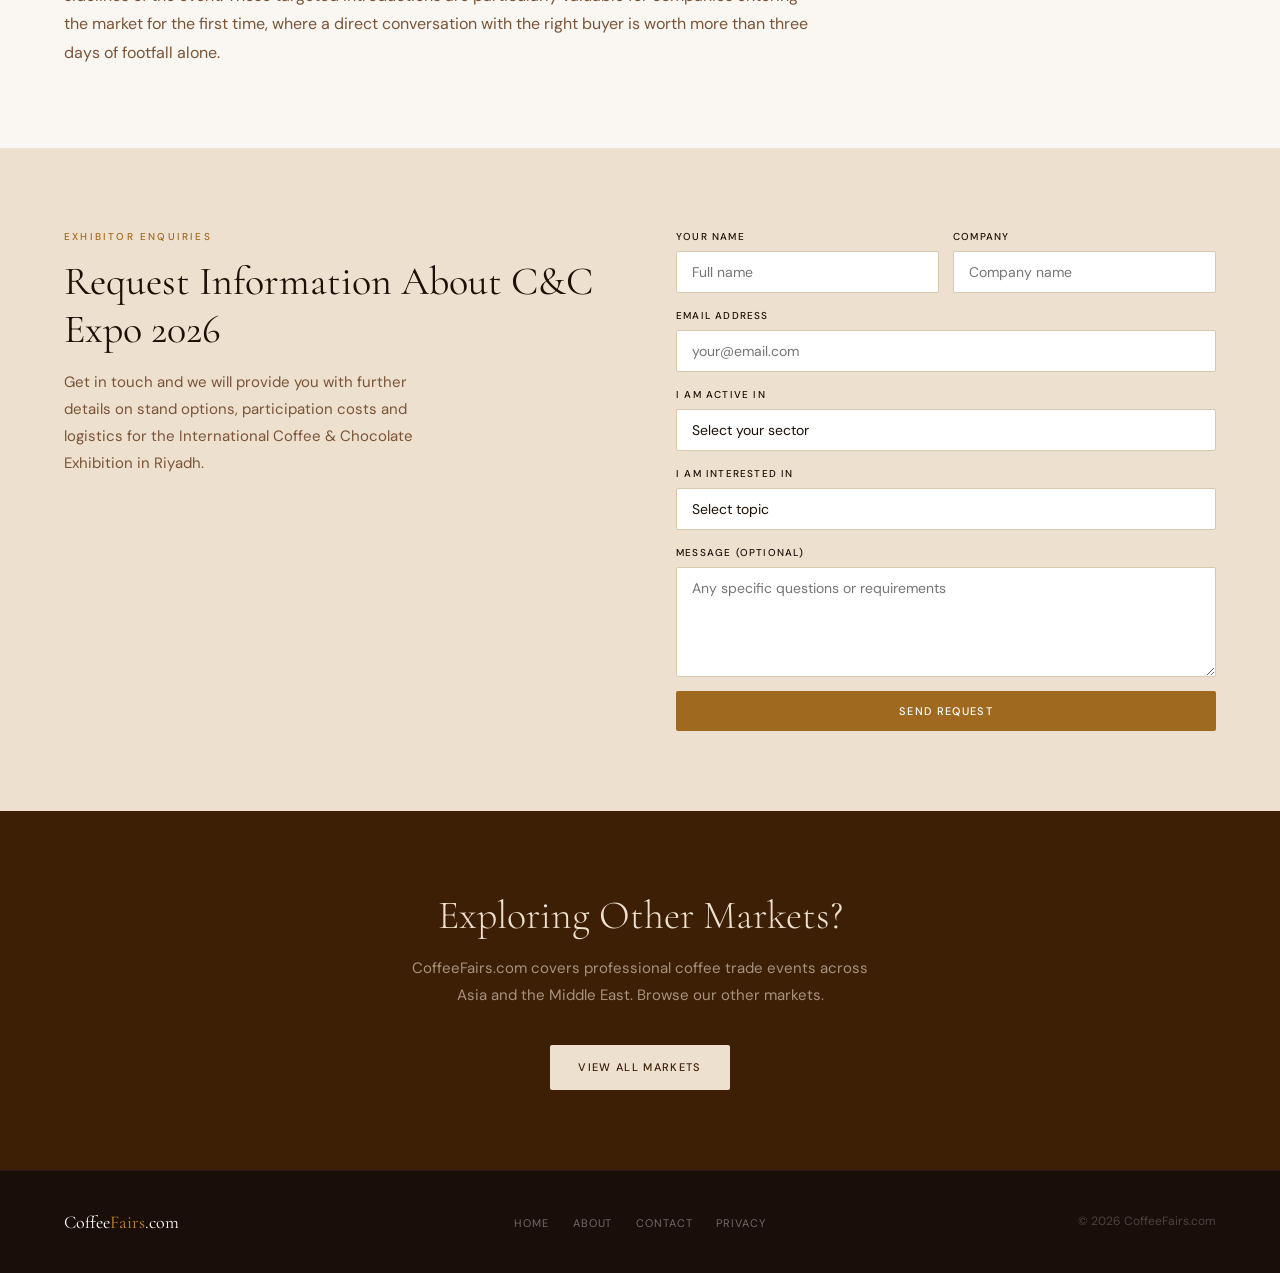
<file: saudi-arabia.html>
<!DOCTYPE html>
<html lang="en">
<head>
  <meta charset="UTF-8">
  <meta name="viewport" content="width=device-width, initial-scale=1.0">
  <link rel="icon" type="image/svg+xml" href="favicon.svg">
  <link rel="icon" type="image/png" href="favicon.png">
  <meta name="description" content="Exhibit at the International Coffee and Chocolate Exhibition in Riyadh, Saudi Arabia — December 2026. Information and registration through CoffeeFairs.com.">
  <title>Saudi Arabia — CoffeeFairs.com</title>
  <link rel="stylesheet" href="style.css">
</head>
<body>

  <nav class="nav">
    <a class="nav-logo" href="index.html"><img src="logo.svg" alt="CoffeeFairs.com" height="34" style="display:block;"></a>
    <ul class="nav-links">
      <li class="nav-dropdown">
        <a href="#">Countries &amp; Events ▾</a>
        <ul class="nav-dropdown-menu">
          <li><a href="italy.html">Italy</a></li>
          <li><a href="singapore.html">Singapore</a></li>
          <li><a href="japan.html">Japan</a></li>
          <li><a href="saudi-arabia.html">Saudi Arabia</a></li>
          <li><a href="china.html">China</a></li>
        </ul>
      </li>
      <li><a href="news.html">News</a></li>
      <li><a href="about.html">About</a></li>
      <li><a href="contact.html" class="nav-cta">Get in Touch</a></li>
    </ul>
  </nav>

  <!-- PAGE HERO -->
  <!-- Add a Riyadh or event photo: images/saudi-arabia.jpg -->
  <div class="page-hero" style="background-image: url('images/saudi-arabia.jpg');">
    <div class="page-hero-content">
      <div class="page-hero-label">Middle East · Coffee Market</div>
      <h1>Saudi Arabia</h1>
    </div>
  </div>

  <!-- MAIN CONTENT -->
  <section class="section bg-cream">
    <div class="content-layout">

      <!-- LEFT: Main text -->
      <div class="content-body">

        <h2>The Saudi Arabia Coffee Market</h2>
        <p>Saudi Arabia has emerged as one of the most dynamic coffee markets in the world, driven by a culture in which coffee is far more than a beverage. The traditional Arabic coffee ceremony — serving lightly roasted, cardamom-infused qahwa — has been a cornerstone of Saudi hospitality for centuries. What is changing rapidly is the layer above it: a thriving specialty coffee and café culture that has taken hold across Riyadh, Jeddah and beyond with remarkable speed.</p>

        <h2>The Market Opportunity</h2>
        <p>Saudi Arabia is among the highest per-capita coffee-consuming countries in the Arab world, and import volumes reflect this. Demand is increasingly tilted toward premium and specialty products as consumer tastes evolve. The rise of Vision 2030 — the government's economic diversification programme — has accelerated growth in the hospitality, retail and food service sectors, all of which are driving demand for quality coffee products, equipment and expertise.</p>
        <p>For international suppliers, Saudi Arabia presents a commercially serious market with strong purchasing power and a consumer base that is young, urban and increasingly brand-aware. The specialty segment in particular is growing faster than in many established Western markets, making early market entry strategically valuable.</p>

        <h2>The Event: International Coffee &amp; Chocolate Exhibition</h2>
        <p>The International Coffee and Chocolate Exhibition — known as C&amp;C Expo — is Saudi Arabia's largest annual gathering of coffee and chocolate professionals, held in Riyadh at Princess Nourah University's Venue Plus.</p>
        <p>The exhibition brings together over 300 local and international participants from more than 40 countries across five days, making it the most significant platform of its kind in the Kingdom. It attracts a broad cross-section of the industry: green bean suppliers, roasters, equipment manufacturers, packaging companies, café brands and producing-country representatives, alongside an extensive programme of competitions, workshops and trade sessions.</p>

        <h2>Beyond the Exhibition Floor</h2>
        <p>For international suppliers looking to go deeper than a stand, CoffeeFairs.com can arrange direct meetings with Saudi coffee professionals — roasters, importers and specialty buyers — on the sidelines of the event. These targeted introductions are particularly valuable for companies entering the market for the first time, where a direct conversation with the right buyer is worth more than three days of footfall alone.</p>

      </div>

      <!-- RIGHT: Event box + form link -->
      <div class="content-sidebar">
        <div class="event-box">
          <div class="event-box-header">
            <div class="event-box-title">International Coffee &amp; Chocolate Exhibition</div>
            <span class="event-badge">Dec 2026</span>
          </div>
          <div class="event-box-body">
            <div style="background:#1A0E08; padding:16px 20px; margin:-24px -28px 20px; text-align:center;">
              <img src="images/logo-candc.jpeg" alt="International Coffee and Chocolate Exhibition" style="height:72px; width:auto;">
            </div>
            <div class="event-meta">
              <div class="event-meta-item"><strong>Dates</strong> 1–5 December 2026</div>
              <div class="event-meta-item"><strong>Venue</strong> Princess Nourah University – Venue Plus, Riyadh</div>
              <div class="event-meta-item"><strong>Scale</strong> 300+ participants · 40+ countries</div>
              <div class="event-meta-item"><strong>Duration</strong> 5 days</div>
            </div>
            <p style="font-size:13px; margin-bottom:16px;"><strong style="color:var(--text);">Why exhibit?</strong></p>
            <ul class="why-list">
              <li>Direct access to Saudi importers, distributors and hospitality buyers</li>
              <li>300+ participants from 40+ countries</li>
              <li>Wide local and international media coverage</li>
              <li>Growing specialty segment with high purchasing power</li>
              <li>Gateway to the wider Gulf market</li>
              <li>Option to arrange private meetings with local professionals</li>
            </ul>
            <a href="#enquire" class="btn btn-gold" style="width:100%; text-align:center;">Request Information</a>
          </div>
        </div>
      </div>
    </div>
  </section>

  <!-- CONTACT FORM -->
  <section class="section bg-parchment" id="enquire">
    <div class="form-grid">
      <div class="form-intro">
        <div class="section-label">Exhibitor Enquiries</div>
        <h2 class="section-title">Request Information About C&amp;C Expo 2026</h2>
        <p>Get in touch and we will provide you with further details on stand options, participation costs and logistics for the International Coffee &amp; Chocolate Exhibition in Riyadh.</p>
      </div>
      <form action="https://formspree.io/f/mwvzykey" method="POST">
        <input type="hidden" name="_subject" value="Saudi Arabia — C&C Expo Enquiry">
        <div class="form-row">
          <div class="form-group">
            <label for="name">Your Name</label>
            <input type="text" id="name" name="name" required placeholder="Full name">
          </div>
          <div class="form-group">
            <label for="company">Company</label>
            <input type="text" id="company" name="company" placeholder="Company name">
          </div>
        </div>
        <div class="form-group">
          <label for="email">Email Address</label>
          <input type="email" id="email" name="email" required placeholder="your@email.com">
        </div>
        <div class="form-group">
          <label for="sector">I am active in</label>
          <select id="sector" name="sector">
            <option value="">Select your sector</option>
            <option>Green bean exports / trading</option>
            <option>Coffee equipment &amp; machinery</option>
            <option>Roasting &amp; processing</option>
            <option>Packaging &amp; accessories</option>
            <option>Other coffee-related products or services</option>
          </select>
        </div>
        <div class="form-group">
          <label for="interest">I am interested in</label>
          <select id="interest" name="interest">
            <option value="">Select topic</option>
            <option>Stand options &amp; pricing</option>
            <option>Hall plan &amp; floor layout</option>
            <option>Brochure / event overview</option>
            <option>Other</option>
          </select>
        </div>
        <div class="form-group">
          <label for="message">Message (optional)</label>
          <textarea id="message" name="message" placeholder="Any specific questions or requirements"></textarea>
        </div>
        <button type="submit" class="btn btn-gold">Send Request</button>
      </form>
    </div>
  </section>

  <!-- CTA -->
  <section class="cta-band">
    <h2>Exploring Other Markets?</h2>
    <p>CoffeeFairs.com covers professional coffee trade events across Asia and the Middle East. Browse our other markets.</p>
    <a href="index.html#markets" class="btn btn-cream">View All Markets</a>
  </section>

  <footer class="footer">
    <a class="footer-logo" href="index.html">Coffee<span>Fairs</span>.com</a>
    <ul class="footer-links">
      <li><a href="index.html">Home</a></li>
      <li><a href="about.html">About</a></li>
      <li><a href="contact.html">Contact</a></li>
      <li><a href="privacy.html">Privacy</a></li>
    </ul>
    <p class="footer-copy">© 2026 CoffeeFairs.com</p>
  </footer>

  <!-- Google Translate widget -->
  <div id="google_translate_element" style="position:fixed; bottom:14px; right:14px; z-index:200; background:#fff; border:1px solid #D8C8AE; border-radius:4px; padding:4px 8px; box-shadow:0 2px 10px rgba(28,15,6,0.12);"></div>
  <script type="text/javascript">
    function googleTranslateElementInit() {
      new google.translate.TranslateElement({
        pageLanguage: 'en',
        includedLanguages: 'es,pt,ar,it,nl,fr,de,zh-CN,ja',
        layout: google.translate.TranslateElement.InlineLayout.SIMPLE,
        autoDisplay: false
      }, 'google_translate_element');
    }
  </script>
  <script type="text/javascript" src="https://translate.google.com/translate_a/element.js?cb=googleTranslateElementInit"></script>

  <script src="nav.js"></script>
</body>
</html>
</file>
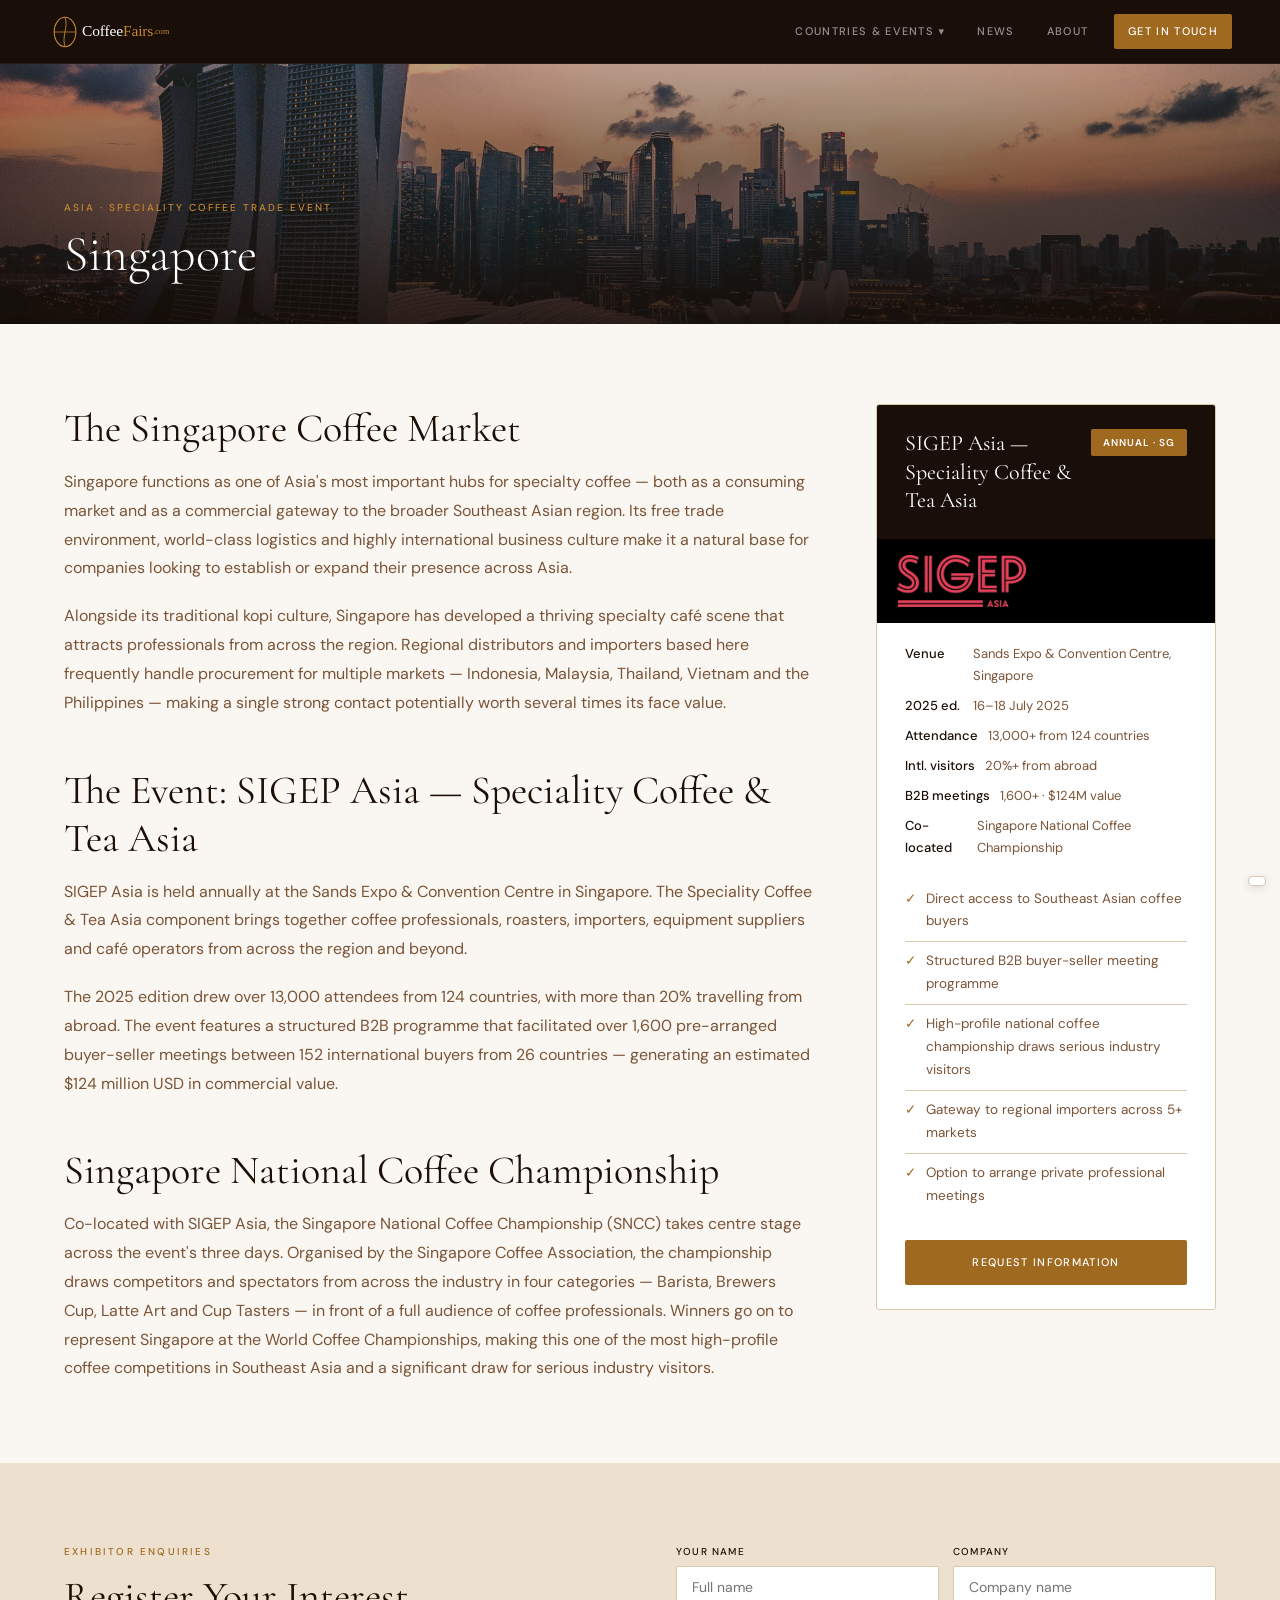
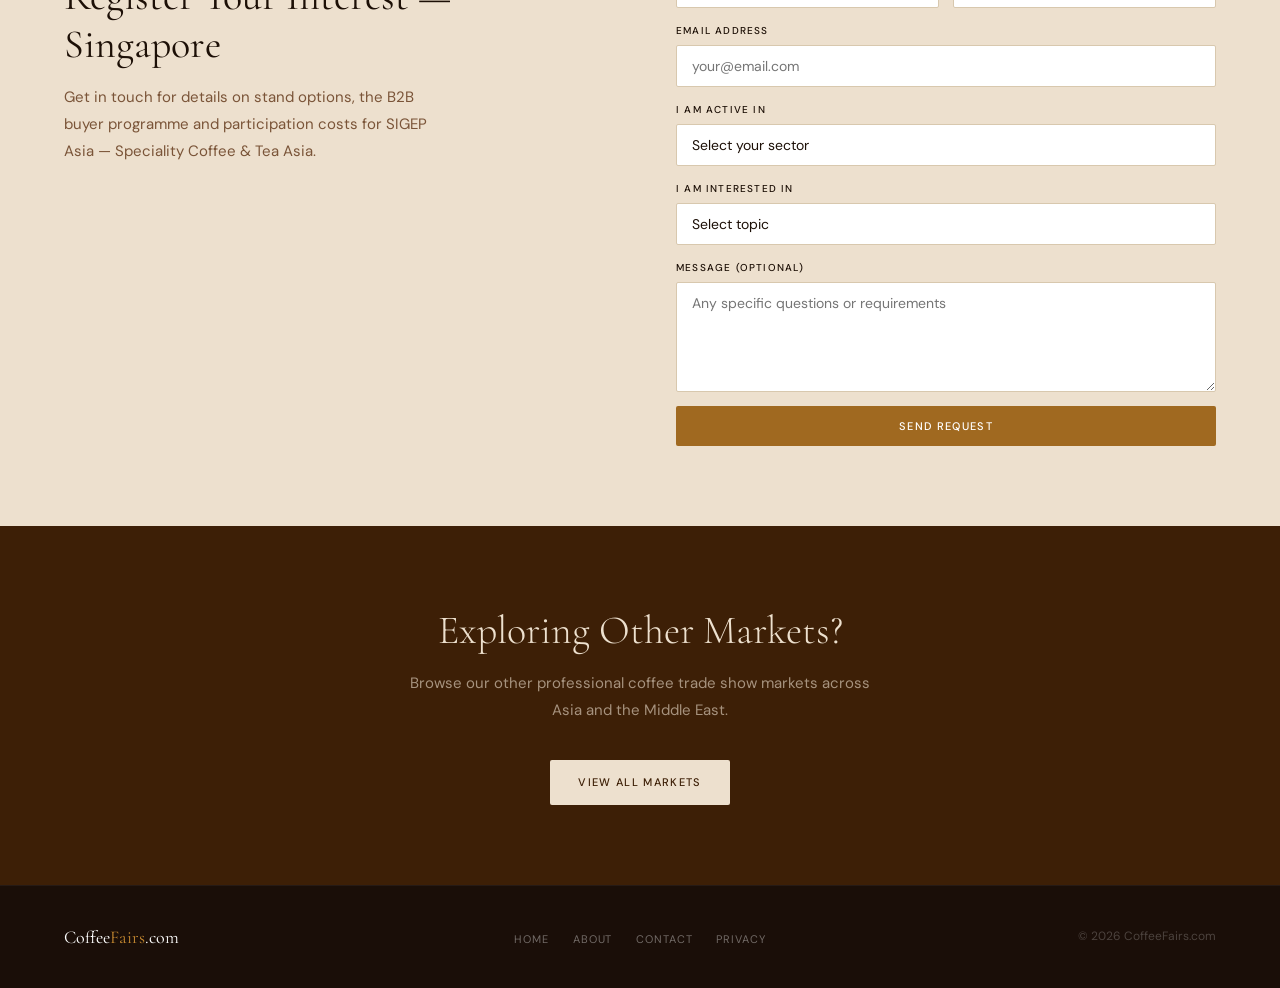
<file: singapore.html>
<!DOCTYPE html>
<html lang="en">
<head>
  <meta charset="UTF-8">
  <meta name="viewport" content="width=device-width, initial-scale=1.0">
  <link rel="icon" type="image/svg+xml" href="favicon.svg">
  <link rel="icon" type="image/png" href="favicon.png">
  <meta name="description" content="Exhibit at SIGEP Asia — Speciality Coffee & Tea Asia in Singapore. Market overview and exhibitor information through CoffeeFairs.com.">
  <title>Singapore — CoffeeFairs.com</title>
  <link rel="stylesheet" href="style.css">
</head>
<body>

  <nav class="nav">
    <a class="nav-logo" href="index.html"><img src="logo.svg" alt="CoffeeFairs.com" height="34" style="display:block;"></a>
    <ul class="nav-links">
      <li class="nav-dropdown">
        <a href="#">Countries &amp; Events ▾</a>
        <ul class="nav-dropdown-menu">
          <li><a href="italy.html">Italy</a></li>
          <li><a href="singapore.html">Singapore</a></li>
          <li><a href="japan.html">Japan</a></li>
          <li><a href="saudi-arabia.html">Saudi Arabia</a></li>
          <li><a href="china.html">China</a></li>
        </ul>
      </li>
      <li><a href="news.html">News</a></li>
      <li><a href="about.html">About</a></li>
      <li><a href="contact.html" class="nav-cta">Get in Touch</a></li>
    </ul>
  </nav>

  <div class="page-hero" style="background-image: url('images/singapore.jpg');">
    <div class="page-hero-content">
      <div class="page-hero-label">Asia · Speciality Coffee Trade Event</div>
      <h1>Singapore</h1>
    </div>
  </div>

  <section class="section bg-cream">
    <div class="content-layout">

      <div class="content-body">

        <h2>The Singapore Coffee Market</h2>
        <p>Singapore functions as one of Asia's most important hubs for specialty coffee — both as a consuming market and as a commercial gateway to the broader Southeast Asian region. Its free trade environment, world-class logistics and highly international business culture make it a natural base for companies looking to establish or expand their presence across Asia.</p>
        <p>Alongside its traditional kopi culture, Singapore has developed a thriving specialty café scene that attracts professionals from across the region. Regional distributors and importers based here frequently handle procurement for multiple markets — Indonesia, Malaysia, Thailand, Vietnam and the Philippines — making a single strong contact potentially worth several times its face value.</p>

        <h2>The Event: SIGEP Asia — Speciality Coffee &amp; Tea Asia</h2>
        <p>SIGEP Asia is held annually at the Sands Expo &amp; Convention Centre in Singapore. The Speciality Coffee &amp; Tea Asia component brings together coffee professionals, roasters, importers, equipment suppliers and café operators from across the region and beyond.</p>
        <p>The 2025 edition drew over 13,000 attendees from 124 countries, with more than 20% travelling from abroad. The event features a structured B2B programme that facilitated over 1,600 pre-arranged buyer-seller meetings between 152 international buyers from 26 countries — generating an estimated $124 million USD in commercial value.</p>

        <h2>Singapore National Coffee Championship</h2>
        <p>Co-located with SIGEP Asia, the Singapore National Coffee Championship (SNCC) takes centre stage across the event's three days. Organised by the Singapore Coffee Association, the championship draws competitors and spectators from across the industry in four categories — Barista, Brewers Cup, Latte Art and Cup Tasters — in front of a full audience of coffee professionals. Winners go on to represent Singapore at the World Coffee Championships, making this one of the most high-profile coffee competitions in Southeast Asia and a significant draw for serious industry visitors.</p>

      </div>

      <div class="content-sidebar">
        <div class="event-box">
          <div class="event-box-header">
            <div class="event-box-title">SIGEP Asia — Speciality Coffee &amp; Tea Asia</div>
            <span class="event-badge">Annual · SG</span>
          </div>
          <div class="event-box-body">
            <div style="background:#000; padding:16px 20px; margin:-24px -28px 20px; text-align:center;">
              <img src="images/logo-sigep-asia.png" alt="SIGEP Asia" style="height:52px; width:auto;">
            </div>
            <div class="event-meta">
              <div class="event-meta-item"><strong>Venue</strong> Sands Expo &amp; Convention Centre, Singapore</div>
              <div class="event-meta-item"><strong>2025 ed.</strong> 16–18 July 2025</div>
              <div class="event-meta-item"><strong>Attendance</strong> 13,000+ from 124 countries</div>
              <div class="event-meta-item"><strong>Intl. visitors</strong> 20%+ from abroad</div>
              <div class="event-meta-item"><strong>B2B meetings</strong> 1,600+ · $124M value</div>
              <div class="event-meta-item"><strong>Co-located</strong> Singapore National Coffee Championship</div>
            </div>
            <ul class="why-list">
              <li>Direct access to Southeast Asian coffee buyers</li>
              <li>Structured B2B buyer-seller meeting programme</li>
              <li>High-profile national coffee championship draws serious industry visitors</li>
              <li>Gateway to regional importers across 5+ markets</li>
              <li>Option to arrange private professional meetings</li>
            </ul>
            <a href="#enquire" class="btn btn-gold" style="width:100%; text-align:center; display:block;">Request Information</a>
          </div>
        </div>
      </div>

    </div>
  </section>

  <section class="section bg-parchment" id="enquire">
    <div class="form-grid">
      <div class="form-intro">
        <div class="section-label">Exhibitor Enquiries</div>
        <h2 class="section-title">Register Your Interest — Singapore</h2>
        <p>Get in touch for details on stand options, the B2B buyer programme and participation costs for SIGEP Asia — Speciality Coffee &amp; Tea Asia.</p>
      </div>
      <form action="https://formspree.io/f/mwvzykey" method="POST">
        <input type="hidden" name="_subject" value="Singapore — SIGEP Asia Enquiry">
        <div class="form-row">
          <div class="form-group">
            <label for="name">Your Name</label>
            <input type="text" id="name" name="name" required placeholder="Full name">
          </div>
          <div class="form-group">
            <label for="company">Company</label>
            <input type="text" id="company" name="company" placeholder="Company name">
          </div>
        </div>
        <div class="form-group">
          <label for="email">Email Address</label>
          <input type="email" id="email" name="email" required placeholder="your@email.com">
        </div>
        <div class="form-group">
          <label for="sector">I am active in</label>
          <select id="sector" name="sector">
            <option value="">Select your sector</option>
            <option>Green bean exports / trading</option>
            <option>Coffee equipment &amp; machinery</option>
            <option>Roasting &amp; processing</option>
            <option>Packaging &amp; accessories</option>
            <option>Other coffee-related products or services</option>
          </select>
        </div>
        <div class="form-group">
          <label for="interest">I am interested in</label>
          <select id="interest" name="interest">
            <option value="">Select topic</option>
            <option>Stand options &amp; pricing</option>
            <option>B2B buyer meeting programme</option>
            <option>Other</option>
          </select>
        </div>
        <div class="form-group">
          <label for="message">Message (optional)</label>
          <textarea id="message" name="message" placeholder="Any specific questions or requirements"></textarea>
        </div>
        <button type="submit" class="btn btn-gold">Send Request</button>
      </form>
    </div>
  </section>

  <section class="cta-band">
    <h2>Exploring Other Markets?</h2>
    <p>Browse our other professional coffee trade show markets across Asia and the Middle East.</p>
    <a href="index.html#markets" class="btn btn-cream">View All Markets</a>
  </section>

  <footer class="footer">
    <a class="footer-logo" href="index.html">Coffee<span>Fairs</span>.com</a>
    <ul class="footer-links">
      <li><a href="index.html">Home</a></li>
      <li><a href="about.html">About</a></li>
      <li><a href="contact.html">Contact</a></li>
      <li><a href="privacy.html">Privacy</a></li>
    </ul>
    <p class="footer-copy">© 2026 CoffeeFairs.com</p>
  </footer>

  <!-- Google Translate widget -->
  <div id="google_translate_element" style="position:fixed; bottom:14px; right:14px; z-index:200; background:#fff; border:1px solid #D8C8AE; border-radius:4px; padding:4px 8px; box-shadow:0 2px 10px rgba(28,15,6,0.12);"></div>
  <script type="text/javascript">
    function googleTranslateElementInit() {
      new google.translate.TranslateElement({
        pageLanguage: 'en',
        includedLanguages: 'es,pt,ar,it,nl,fr,de,zh-CN,ja',
        layout: google.translate.TranslateElement.InlineLayout.SIMPLE,
        autoDisplay: false
      }, 'google_translate_element');
    }
  </script>
  <script type="text/javascript" src="https://translate.google.com/translate_a/element.js?cb=googleTranslateElementInit"></script>

  <script src="nav.js"></script>
</body>
</html>
</file>
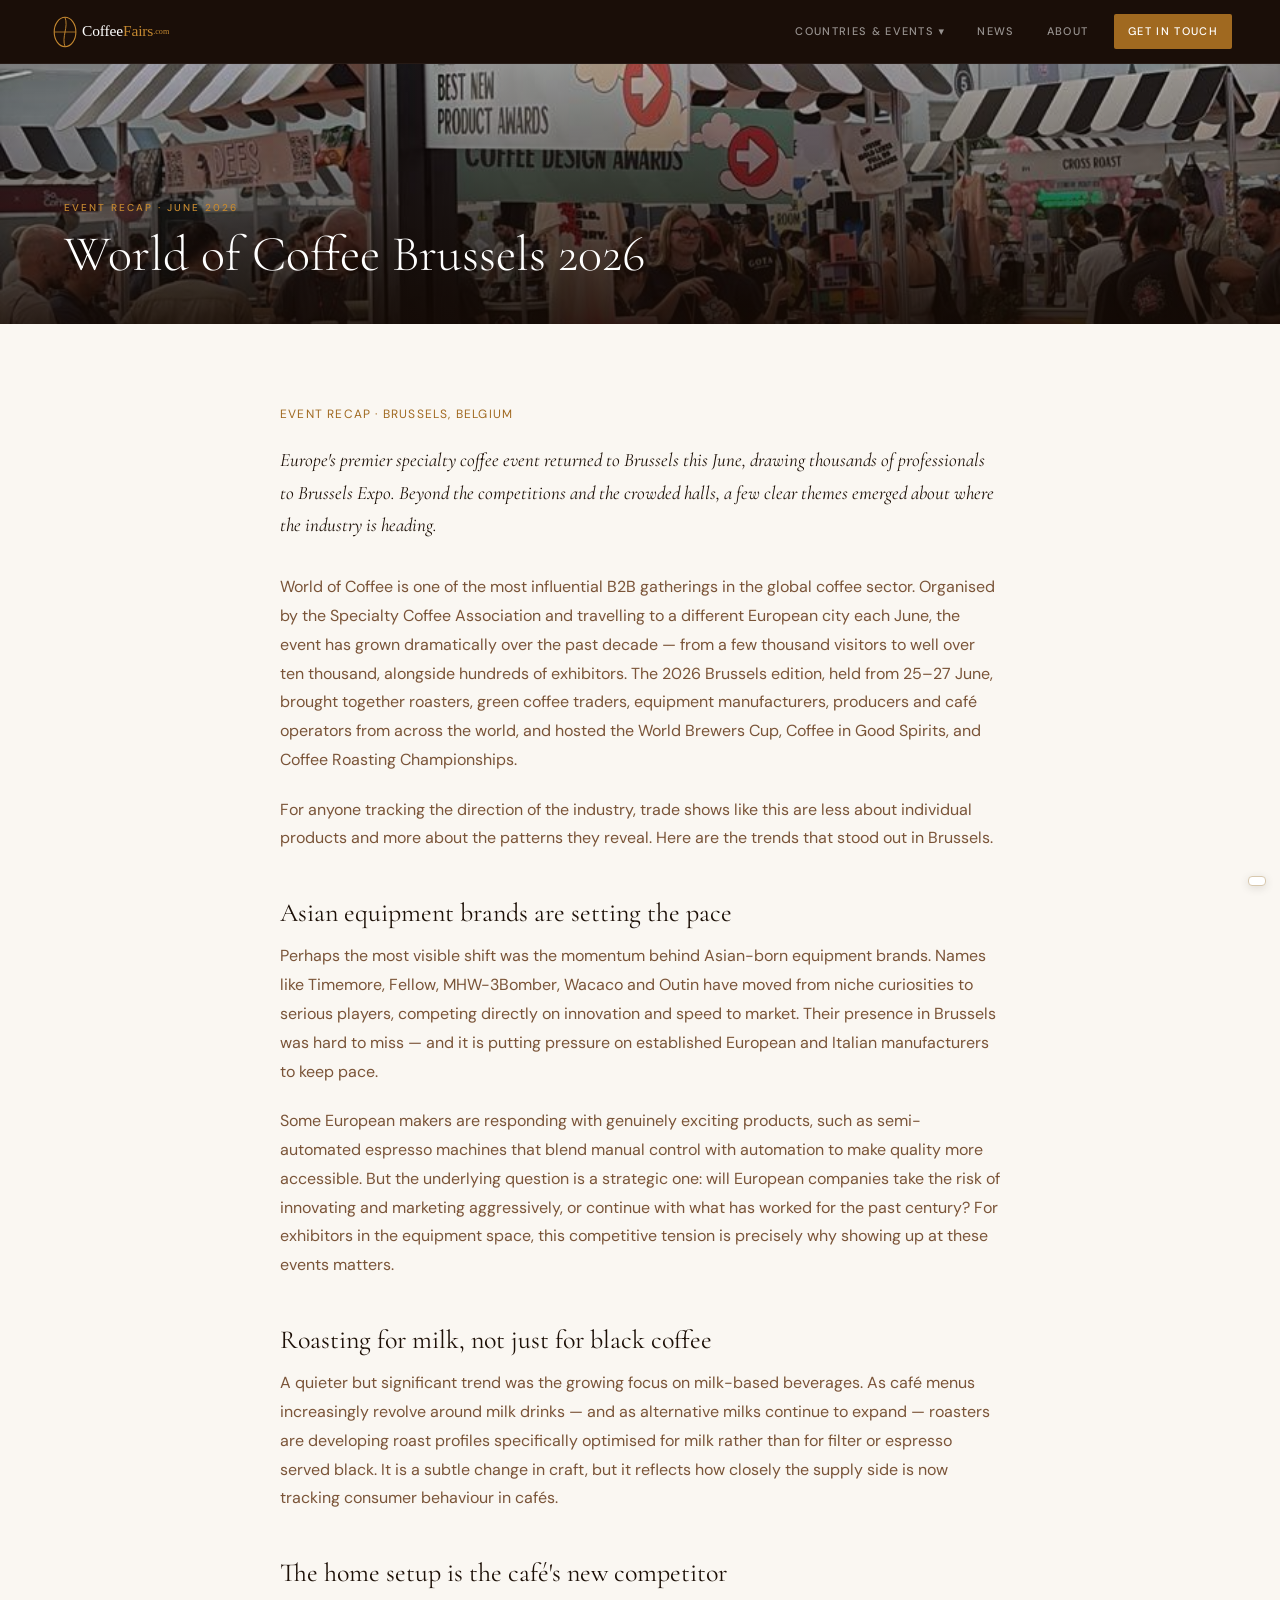
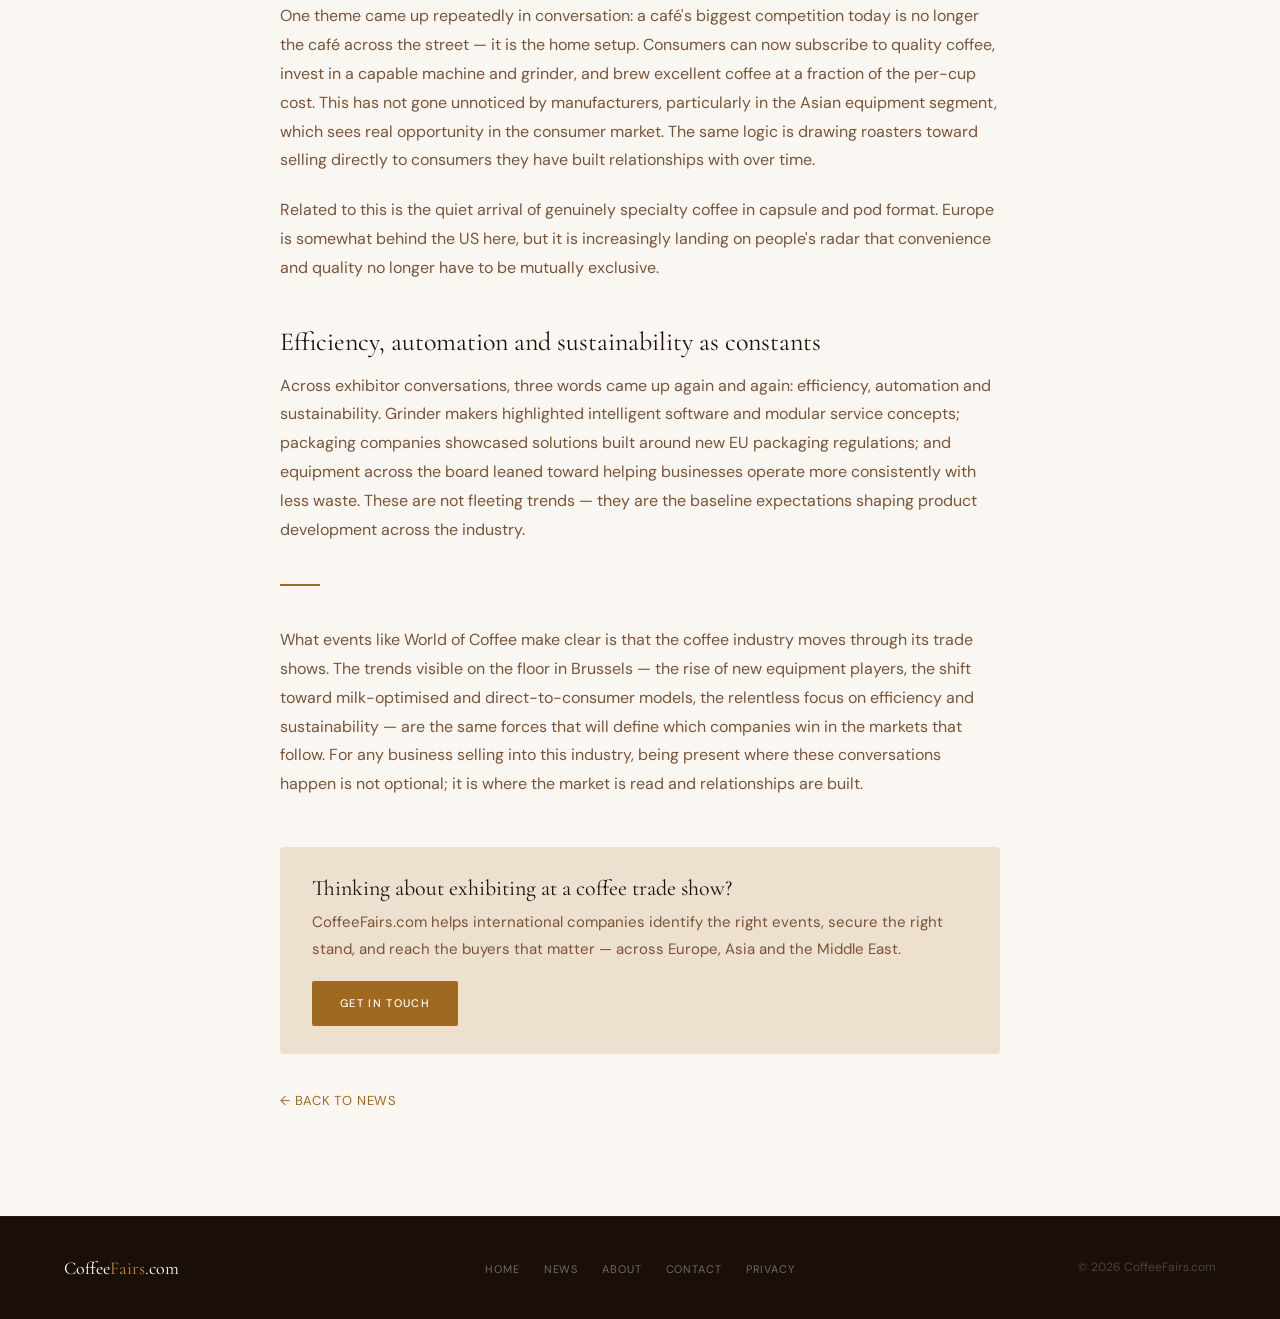
<file: woc-brussels-2026.html>
<!DOCTYPE html>
<html lang="en">
<head>
  <meta charset="UTF-8">
  <meta name="viewport" content="width=device-width, initial-scale=1.0">
  <link rel="icon" type="image/svg+xml" href="favicon.svg">
  <link rel="icon" type="image/png" href="favicon.png">
  <meta name="description" content="A recap of World of Coffee Brussels 2026 — the trends that stood out, from the rise of Asian equipment brands to milk-optimized roasting and the growing challenge of the home coffee setup.">
  <title>World of Coffee Brussels 2026: The Trends That Stood Out — CoffeeFairs.com</title>
  <link rel="stylesheet" href="style.css">
  <style>
    .article { max-width: 720px; margin: 0 auto; }
    .article-meta {
      font-size: 12px; letter-spacing: 0.1em; text-transform: uppercase;
      color: var(--gold); margin-bottom: 20px;
    }
    .article h2 {
      font-size: 26px; margin-top: 44px; margin-bottom: 14px;
    }
    .article p { font-size: 16px; line-height: 1.8; margin-bottom: 1.3rem; }
    .article .lead {
      font-size: 19px; line-height: 1.7; color: var(--text);
      font-family: 'Cormorant Garamond', serif; font-style: italic;
      margin-bottom: 32px;
    }
    .article ul { list-style: disc; padding-left: 22px; margin-bottom: 1.3rem; }
    .article ul li { font-size: 16px; line-height: 1.7; color: var(--muted); margin-bottom: 8px; }
    .article-divider { width: 40px; height: 2px; background: var(--gold); margin: 40px 0; border: none; }
    .article-cta {
      background: var(--parchment); border-radius: 4px;
      padding: 28px 32px; margin-top: 48px;
    }
    .article-cta h3 { font-size: 22px; margin-bottom: 8px; }
    .article-cta p { font-size: 15px; margin-bottom: 18px; }
    @media (max-width: 600px) {
      .article h2 { font-size: 22px; margin-top: 36px; }
      .article p, .article ul li { font-size: 15px; }
      .article .lead { font-size: 17px; }
      .article-cta { padding: 24px 20px; }
    }
  </style>
</head>
<body>

  <nav class="nav">
    <a class="nav-logo" href="index.html"><img src="logo.svg" alt="CoffeeFairs.com" height="34" style="display:block;"></a>
    <ul class="nav-links">
      <li class="nav-dropdown">
        <a href="#">Countries &amp; Events ▾</a>
        <ul class="nav-dropdown-menu">
          <li><a href="italy.html">Italy</a></li>
          <li><a href="singapore.html">Singapore</a></li>
          <li><a href="japan.html">Japan</a></li>
          <li><a href="saudi-arabia.html">Saudi Arabia</a></li>
          <li><a href="china.html">China</a></li>
        </ul>
      </li>
      <li><a href="news.html">News</a></li>
      <li><a href="about.html">About</a></li>
      <li><a href="contact.html" class="nav-cta">Get in Touch</a></li>
    </ul>
  </nav>

  <div class="page-hero" style="background-image: url('images/news-woc-brussels.jpg');">
    <div class="page-hero-content">
      <div class="page-hero-label">Event Recap · June 2026</div>
      <h1>World of Coffee Brussels 2026</h1>
    </div>
  </div>

  <section class="section bg-cream">
    <article class="article">
      <div class="article-meta">Event Recap &middot; Brussels, Belgium</div>

      <p class="lead">Europe's premier specialty coffee event returned to Brussels this June, drawing thousands of professionals to Brussels Expo. Beyond the competitions and the crowded halls, a few clear themes emerged about where the industry is heading.</p>

      <p>World of Coffee is one of the most influential B2B gatherings in the global coffee sector. Organised by the Specialty Coffee Association and travelling to a different European city each June, the event has grown dramatically over the past decade — from a few thousand visitors to well over ten thousand, alongside hundreds of exhibitors. The 2026 Brussels edition, held from 25–27 June, brought together roasters, green coffee traders, equipment manufacturers, producers and café operators from across the world, and hosted the World Brewers Cup, Coffee in Good Spirits, and Coffee Roasting Championships.</p>

      <p>For anyone tracking the direction of the industry, trade shows like this are less about individual products and more about the patterns they reveal. Here are the trends that stood out in Brussels.</p>

      <h2>Asian equipment brands are setting the pace</h2>
      <p>Perhaps the most visible shift was the momentum behind Asian-born equipment brands. Names like Timemore, Fellow, MHW-3Bomber, Wacaco and Outin have moved from niche curiosities to serious players, competing directly on innovation and speed to market. Their presence in Brussels was hard to miss — and it is putting pressure on established European and Italian manufacturers to keep pace.</p>
      <p>Some European makers are responding with genuinely exciting products, such as semi-automated espresso machines that blend manual control with automation to make quality more accessible. But the underlying question is a strategic one: will European companies take the risk of innovating and marketing aggressively, or continue with what has worked for the past century? For exhibitors in the equipment space, this competitive tension is precisely why showing up at these events matters.</p>

      <h2>Roasting for milk, not just for black coffee</h2>
      <p>A quieter but significant trend was the growing focus on milk-based beverages. As café menus increasingly revolve around milk drinks — and as alternative milks continue to expand — roasters are developing roast profiles specifically optimised for milk rather than for filter or espresso served black. It is a subtle change in craft, but it reflects how closely the supply side is now tracking consumer behaviour in cafés.</p>

      <h2>The home setup is the café's new competitor</h2>
      <p>One theme came up repeatedly in conversation: a café's biggest competition today is no longer the café across the street — it is the home setup. Consumers can now subscribe to quality coffee, invest in a capable machine and grinder, and brew excellent coffee at a fraction of the per-cup cost. This has not gone unnoticed by manufacturers, particularly in the Asian equipment segment, which sees real opportunity in the consumer market. The same logic is drawing roasters toward selling directly to consumers they have built relationships with over time.</p>
      <p>Related to this is the quiet arrival of genuinely specialty coffee in capsule and pod format. Europe is somewhat behind the US here, but it is increasingly landing on people's radar that convenience and quality no longer have to be mutually exclusive.</p>

      <h2>Efficiency, automation and sustainability as constants</h2>
      <p>Across exhibitor conversations, three words came up again and again: efficiency, automation and sustainability. Grinder makers highlighted intelligent software and modular service concepts; packaging companies showcased solutions built around new EU packaging regulations; and equipment across the board leaned toward helping businesses operate more consistently with less waste. These are not fleeting trends — they are the baseline expectations shaping product development across the industry.</p>

      <hr class="article-divider">

      <p>What events like World of Coffee make clear is that the coffee industry moves through its trade shows. The trends visible on the floor in Brussels — the rise of new equipment players, the shift toward milk-optimised and direct-to-consumer models, the relentless focus on efficiency and sustainability — are the same forces that will define which companies win in the markets that follow. For any business selling into this industry, being present where these conversations happen is not optional; it is where the market is read and relationships are built.</p>

      <div class="article-cta">
        <h3>Thinking about exhibiting at a coffee trade show?</h3>
        <p>CoffeeFairs.com helps international companies identify the right events, secure the right stand, and reach the buyers that matter — across Europe, Asia and the Middle East.</p>
        <a href="contact.html" class="btn btn-gold">Get in Touch</a>
      </div>

      <p style="margin-top:32px;"><a href="news.html" style="font-size:13px; letter-spacing:0.06em; text-transform:uppercase; color:var(--gold);">← Back to News</a></p>

    </article>
  </section>

  <footer class="footer">
    <a class="footer-logo" href="index.html">Coffee<span>Fairs</span>.com</a>
    <ul class="footer-links">
      <li><a href="index.html">Home</a></li>
      <li><a href="news.html">News</a></li>
      <li><a href="about.html">About</a></li>
      <li><a href="contact.html">Contact</a></li>
      <li><a href="privacy.html">Privacy</a></li>
    </ul>
    <p class="footer-copy">© 2026 CoffeeFairs.com</p>
  </footer>

  <!-- Google Translate widget -->
  <div id="google_translate_element" style="position:fixed; bottom:14px; right:14px; z-index:200; background:#fff; border:1px solid #D8C8AE; border-radius:4px; padding:4px 8px; box-shadow:0 2px 10px rgba(28,15,6,0.12);"></div>
  <script type="text/javascript">
    function googleTranslateElementInit() {
      new google.translate.TranslateElement({
        pageLanguage: 'en',
        includedLanguages: 'es,pt,ar,it,nl,fr,de,zh-CN,ja',
        layout: google.translate.TranslateElement.InlineLayout.SIMPLE,
        autoDisplay: false
      }, 'google_translate_element');
    }
  </script>
  <script type="text/javascript" src="https://translate.google.com/translate_a/element.js?cb=googleTranslateElementInit"></script>

  <script src="nav.js"></script>
</body>
</html>
</file>
<file: style.css>
/* =============================================
   CoffeeFairs.com — Shared Stylesheet
   ============================================= */

@import url('https://fonts.googleapis.com/css2?family=Cormorant+Garamond:ital,wght@0,300;0,400;0,500;1,300;1,400&family=DM+Sans:opsz,wght@9..40,300;9..40,400;9..40,500&display=swap');

:root {
  --nav:        #1A0E08;
  --cream:      #FAF7F2;
  --parchment:  #EDE0CE;
  --warm:       #F2E8D8;
  --gold:       #A06920;
  --gold-light: #C48830;
  --text:       #1C0F06;
  --muted:      #7A5438;
  --border:     #D8C8AE;
  --cta-bg:     #3D1F06;
  --white:      #FFFFFF;
  --nav-h:      64px;
}

*, *::before, *::after { box-sizing: border-box; margin: 0; padding: 0; }
html { scroll-behavior: smooth; }

body {
  font-family: 'DM Sans', system-ui, sans-serif;
  background: var(--cream);
  color: var(--text);
  font-size: 16px;
  line-height: 1.7;
  -webkit-font-smoothing: antialiased;
}

img { display: block; max-width: 100%; }
a { color: var(--gold); text-decoration: none; }
ul { list-style: none; }

/* ---- Typography ---- */
h1, h2, h3, h4 {
  font-family: 'Cormorant Garamond', Georgia, serif;
  font-weight: 400;
  line-height: 1.2;
  color: var(--text);
}
h1 { font-size: clamp(34px, 5vw, 60px); }
h2 { font-size: clamp(26px, 3.5vw, 40px); }
h3 { font-size: clamp(19px, 2.5vw, 26px); }
p  { color: var(--muted); line-height: 1.8; margin-bottom: 1.2rem; }
p:last-child { margin-bottom: 0; }

/* ---- Navigation ---- */
.nav {
  position: sticky; top: 0; z-index: 100;
  background: var(--nav);
  height: var(--nav-h);
  display: flex; align-items: center;
  padding: 0 48px;
  justify-content: space-between;
  border-bottom: 1px solid rgba(255,255,255,0.05);
}
.nav-logo {
  font-family: 'Cormorant Garamond', serif;
  font-size: 20px; font-weight: 400;
  color: #fff; letter-spacing: 0.02em;
}
.nav-logo span { color: var(--gold-light); }
.nav-links { display: flex; align-items: center; gap: 4px; }
.nav-links a {
  font-size: 11px; font-weight: 500;
  letter-spacing: 0.12em; text-transform: uppercase;
  color: rgba(255,255,255,0.55);
  padding: 8px 14px; display: block;
  transition: color 0.2s;
}
.nav-links a:hover { color: #fff; }
.nav-dropdown { position: relative; }
.nav-dropdown-menu {
  display: none; position: absolute;
  top: calc(100% + 4px); left: 0;
  background: var(--nav);
  border: 1px solid rgba(255,255,255,0.1);
  border-radius: 3px; min-width: 180px; overflow: hidden;
}
.nav-dropdown:hover .nav-dropdown-menu,
.nav-dropdown.open .nav-dropdown-menu { display: block; }
.nav-dropdown-menu a {
  padding: 10px 18px;
  border-bottom: 1px solid rgba(255,255,255,0.06);
}
.nav-dropdown-menu a:last-child { border-bottom: none; }
.nav-cta {
  background: var(--gold) !important;
  color: #fff !important;
  border-radius: 2px;
  margin-left: 8px;
}
.nav-cta:hover { background: var(--gold-light) !important; }

/* ---- Buttons ---- */
.btn {
  display: inline-block;
  font-family: 'DM Sans', sans-serif;
  font-size: 11px; font-weight: 500;
  letter-spacing: 0.12em; text-transform: uppercase;
  padding: 13px 28px; border-radius: 2px;
  border: none; cursor: pointer;
  transition: all 0.2s;
}
.btn-gold { background: var(--gold); color: #fff; }
.btn-gold:hover { background: var(--gold-light); color: #fff; }
.btn-outline { background: transparent; color: rgba(255,255,255,0.75); border: 1px solid rgba(255,255,255,0.3); }
.btn-outline:hover { border-color: rgba(255,255,255,0.65); color: #fff; }
.btn-outline-dark { background: transparent; color: var(--gold); border: 1px solid var(--border); }
.btn-outline-dark:hover { border-color: var(--gold); }
.btn-cream { background: var(--parchment); color: var(--cta-bg); }
.btn-cream:hover { background: var(--warm); }

/* ---- Hero — Homepage ---- */
.hero {
  position: relative; height: 520px;
  display: flex; align-items: center; justify-content: center; text-align: center;
  overflow: hidden;
  background-color: var(--nav);
  background-image: url('images/hero.jpg');
  background-size: cover; background-position: center;
}
.hero::after {
  content: ''; position: absolute; inset: 0;
  background: linear-gradient(to bottom, rgba(20,10,4,0.42) 0%, rgba(20,10,4,0.68) 100%);
}
.hero-content {
  position: relative; z-index: 1;
  max-width: 740px; padding: 0 24px;
  animation: fadeUp 0.9s ease both;
}
.hero-eyebrow {
  font-size: 10px; font-weight: 500;
  letter-spacing: 0.22em; text-transform: uppercase;
  color: var(--gold-light); margin-bottom: 22px;
  display: flex; align-items: center; justify-content: center; gap: 14px;
}
.hero-eyebrow::before, .hero-eyebrow::after {
  content: ''; display: block; width: 32px; height: 1px; background: var(--gold);
}
.hero h1 { color: #fff; font-weight: 300; margin-bottom: 18px; }
.hero h1 em { font-style: italic; color: var(--gold-light); }
.hero-sub { font-size: 15px; color: rgba(255,255,255,0.6); margin-bottom: 36px; }
.hero-buttons { display: flex; gap: 14px; justify-content: center; flex-wrap: wrap; }

/* ---- Hero — Inner Pages ---- */
.page-hero {
  position: relative; height: 260px;
  display: flex; align-items: flex-end;
  padding: 40px 64px; overflow: hidden;
  background-color: var(--nav);
  background-size: cover; background-position: center;
}
.page-hero::after {
  content: ''; position: absolute; inset: 0;
  background: linear-gradient(to top, rgba(20,10,4,0.88) 0%, rgba(20,10,4,0.28) 100%);
}
.page-hero-content { position: relative; z-index: 1; }
.page-hero-label {
  font-size: 10px; font-weight: 500;
  letter-spacing: 0.2em; text-transform: uppercase;
  color: var(--gold-light); margin-bottom: 8px;
}
.page-hero h1 { color: #fff; font-weight: 300; font-size: clamp(30px, 4vw, 50px); }

/* ---- Section base ---- */
.section { padding: 80px 64px; }
.section-sm { padding: 56px 64px; }
.section-label {
  font-size: 10px; font-weight: 500;
  letter-spacing: 0.22em; text-transform: uppercase;
  color: var(--gold); margin-bottom: 12px;
}
.section-title { margin-bottom: 16px; }
.section-sub {
  font-size: 15px; color: var(--muted);
  line-height: 1.8; max-width: 560px; margin-bottom: 48px;
}
.bg-parchment { background: var(--parchment); }
.bg-warm      { background: var(--warm); }
.bg-white     { background: var(--white); }
.bg-dark      { background: var(--cta-bg); }
.bg-nav       { background: var(--nav); }
.bg-cream     { background: var(--cream); }

/* ---- Homepage intro grid ---- */
.intro-grid {
  display: grid; grid-template-columns: 1fr 1fr;
  gap: 80px; align-items: start;
}
.intro-text h2 { margin-bottom: 20px; }
.intro-pillars { display: flex; flex-direction: column; gap: 28px; padding-top: 6px; }
.pillar { display: flex; gap: 20px; align-items: flex-start; }
.pillar-num {
  font-family: 'Cormorant Garamond', serif;
  font-size: 40px; font-weight: 300;
  color: var(--border); line-height: 1;
  flex-shrink: 0; width: 44px;
}
.pillar-text h4 {
  font-size: 15px; font-weight: 500;
  font-family: 'DM Sans', sans-serif;
  color: var(--text); margin-bottom: 5px;
}
.pillar-text p { font-size: 13.5px; margin: 0; }

/* ---- Cards ---- */
.cards-grid {
  display: grid; grid-template-columns: repeat(3, 1fr);
  gap: 24px; margin-top: 8px;
}
.card {
  background: var(--white);
  border: 1px solid var(--border);
  border-radius: 3px; overflow: hidden;
  transition: transform 0.25s, box-shadow 0.25s;
  text-decoration: none; display: block;
}
.card:hover {
  transform: translateY(-4px);
  box-shadow: 0 16px 40px rgba(28,15,6,0.1);
}
.card-image {
  width: 100%; height: 200px;
  object-fit: cover; display: block;
  background: linear-gradient(135deg, var(--warm) 0%, var(--border) 100%);
}
.card-body { padding: 24px; }
.card-label {
  font-size: 10px; font-weight: 500;
  letter-spacing: 0.18em; text-transform: uppercase;
  color: var(--gold); margin-bottom: 6px;
}
.card-title {
  font-family: 'Cormorant Garamond', serif;
  font-size: 22px; font-weight: 400;
  color: var(--text); margin-bottom: 10px;
}
.card-desc { font-size: 13.5px; color: var(--muted); line-height: 1.65; margin-bottom: 18px; }
.card-link {
  font-size: 11px; font-weight: 500;
  letter-spacing: 0.1em; text-transform: uppercase;
  color: var(--gold); display: inline-flex; align-items: center; gap: 6px;
}
.card-link::after { content: '→'; transition: transform 0.2s; }
.card:hover .card-link::after { transform: translateX(4px); }

/* ---- About strip ---- */
.about-strip { display: grid; grid-template-columns: 1fr 1fr; }
.about-strip-left {
  background: var(--parchment);
  padding: 72px 64px;
  border-right: 1px solid var(--border);
}
.about-strip-left p { font-size: 15px; max-width: 440px; margin-bottom: 32px; }
.about-strip-right {
  background: var(--warm);
  padding: 72px 64px;
  display: flex; flex-direction: column; justify-content: center;
}
.about-strip-right blockquote {
  font-family: 'Cormorant Garamond', serif;
  font-size: 22px; font-weight: 300; font-style: italic;
  color: var(--muted); line-height: 1.65;
  border-left: 2px solid var(--gold);
  padding-left: 24px;
}

/* ---- CTA band ---- */
.cta-band { background: var(--cta-bg); padding: 80px 64px; text-align: center; }
.cta-band h2 { color: var(--parchment); font-weight: 300; margin-bottom: 16px; }
.cta-band p {
  color: rgba(237,224,206,0.6); font-size: 15px;
  margin-bottom: 36px; max-width: 460px;
  margin-left: auto; margin-right: auto;
}

/* ---- Country page content ---- */
.content-layout {
  display: grid;
  grid-template-columns: 1fr 340px;
  gap: 64px;
  align-items: start;
}
.content-body h2 { margin-top: 48px; margin-bottom: 16px; }
.content-body h2:first-child { margin-top: 0; }
.content-sidebar { position: sticky; top: calc(var(--nav-h) + 24px); }

.event-box {
  background: var(--white);
  border: 1px solid var(--border);
  border-radius: 3px;
  overflow: hidden;
}
.event-box-header {
  background: var(--nav);
  padding: 24px 28px;
  display: flex; justify-content: space-between; align-items: flex-start;
  gap: 16px;
}
.event-box-title {
  font-family: 'Cormorant Garamond', serif;
  font-size: 22px; font-weight: 400;
  color: #fff; line-height: 1.3;
}
.event-badge {
  background: var(--gold); color: #fff;
  font-size: 10px; font-weight: 600;
  letter-spacing: 0.1em; text-transform: uppercase;
  padding: 5px 12px; border-radius: 2px;
  white-space: nowrap; flex-shrink: 0;
}
.event-box-body { padding: 24px 28px; }
.event-meta { margin-bottom: 20px; display: flex; flex-direction: column; gap: 8px; }
.event-meta-item {
  font-size: 13px; color: var(--muted);
  display: flex; gap: 10px;
}
.event-meta-item strong { color: var(--text); font-weight: 500; min-width: 58px; }
.why-list { padding: 0; margin: 16px 0 24px; }
.why-list li {
  font-size: 13.5px; color: var(--muted);
  padding: 8px 0; border-bottom: 1px solid var(--border);
  display: flex; align-items: flex-start; gap: 10px;
  margin-bottom: 0;
}
.why-list li:last-child { border-bottom: none; }
.why-list li::before { content: '✓'; color: var(--gold); font-weight: 700; flex-shrink: 0; }

/* ---- Forms ---- */
.form-grid { display: grid; grid-template-columns: 1fr 1fr; gap: 72px; align-items: start; }
.form-intro .section-title { margin-bottom: 16px; }
.form-intro p { font-size: 15px; max-width: 380px; }
form { display: flex; flex-direction: column; gap: 14px; }
.form-row { display: grid; grid-template-columns: 1fr 1fr; gap: 14px; }
.form-group { display: flex; flex-direction: column; gap: 6px; }
label {
  font-size: 10px; font-weight: 500;
  letter-spacing: 0.12em; text-transform: uppercase;
  color: var(--text);
}
input, select, textarea {
  font-family: 'DM Sans', sans-serif;
  font-size: 14px; color: var(--text);
  background: var(--white);
  border: 1px solid var(--border);
  border-radius: 2px;
  padding: 11px 15px;
  width: 100%; outline: none;
  transition: border-color 0.2s;
  -webkit-appearance: none;
}
input:focus, select:focus, textarea:focus { border-color: var(--gold); }
textarea { min-height: 110px; resize: vertical; }

/* ---- Footer ---- */
.footer {
  background: var(--nav);
  padding: 36px 64px;
  display: grid;
  grid-template-columns: 1fr auto 1fr;
  align-items: center; gap: 32px;
  border-top: 1px solid rgba(255,255,255,0.05);
}
.footer-logo {
  font-family: 'Cormorant Garamond', serif;
  font-size: 18px; color: #fff; text-decoration: none;
}
.footer-logo span { color: var(--gold-light); }
.footer-links { display: flex; gap: 24px; justify-content: center; }
.footer-links a {
  font-size: 11px; color: rgba(255,255,255,0.38);
  letter-spacing: 0.08em; text-transform: uppercase;
  transition: color 0.2s;
}
.footer-links a:hover { color: rgba(255,255,255,0.7); }
.footer-copy { font-size: 12px; color: rgba(255,255,255,0.22); text-align: right; }

/* ---- Text pages (About, Privacy) ---- */
.text-page { max-width: 720px; }
.text-page h2 { font-size: 24px; margin-top: 48px; margin-bottom: 14px; }
.text-page h2:first-child { margin-top: 0; }
.text-page ul {
  list-style: disc; padding-left: 20px;
  margin-bottom: 1.2rem;
}
.text-page ul li { color: var(--muted); font-size: 15px; margin-bottom: 6px; }

/* ---- Animations ---- */
@keyframes fadeUp {
  from { opacity: 0; transform: translateY(18px); }
  to   { opacity: 1; transform: translateY(0); }
}

/* =============================================
   RESPONSIVE — TABLET
   ============================================= */
@media (max-width: 900px) {
  .nav { padding: 0 24px; }
  .section, .section-sm { padding: 56px 32px; }
  .cta-band { padding: 56px 32px; }

  /* Stack two-column layouts */
  .intro-grid { grid-template-columns: 1fr; gap: 40px; }
  .content-layout { grid-template-columns: 1fr; gap: 40px; }
  .content-sidebar { position: static; }
  .form-grid { grid-template-columns: 1fr; gap: 40px; }
  .about-strip { grid-template-columns: 1fr; }
  .about-strip-left, .about-strip-right { padding: 48px 32px; }
  .about-strip-left { border-right: none; border-bottom: 1px solid var(--border); }

  /* Cards: 1 column on tablet */
  .cards-grid { grid-template-columns: 1fr; gap: 20px; }
  .card-image { height: 180px; }

  .hero { height: auto; min-height: 440px; padding: 80px 0; }
}

/* =============================================
   RESPONSIVE — MOBILE
   ============================================= */
@media (max-width: 600px) {
  body { font-size: 15px; }

  /* NAV becomes a centered, wrapping bar */
  .nav {
    height: auto;
    flex-direction: column;
    padding: 14px 16px;
    gap: 12px;
    position: relative;
  }
  .nav-logo img { height: 28px !important; }
  .nav-links {
    flex-wrap: wrap;
    justify-content: center;
    gap: 2px;
    width: 100%;
  }
  .nav-links a { padding: 7px 10px; font-size: 10px; }
  .nav-cta { margin-left: 0; margin-top: 4px; }

  /* Dropdown: show inline on tap, full width */
  .nav-dropdown-menu {
    position: static;
    width: 100%;
    margin-top: 4px;
    min-width: 0;
  }
  .nav-dropdown.open .nav-dropdown-menu { display: block; }

  /* Sections tighter */
  .section, .section-sm { padding: 44px 20px; }
  .cta-band { padding: 48px 20px; }

  /* Headings scale down */
  h1 { font-size: clamp(28px, 8vw, 38px); }
  h2 { font-size: clamp(24px, 6vw, 30px); }

  /* HERO */
  .hero { min-height: 380px; padding: 56px 0; }
  .hero-content { padding: 0 20px; }
  .hero h1 { font-size: 30px; }
  .hero-sub { font-size: 14px; }
  .hero-buttons { flex-direction: column; gap: 10px; }
  .hero-buttons .btn { width: 100%; text-align: center; }

  /* PAGE HERO (inner pages) */
  .page-hero { height: 180px; padding: 24px 20px; }

  /* INTRO pillars stack cleanly */
  .intro-grid { gap: 32px; }
  .pillar { gap: 14px; }
  .pillar-num { font-size: 32px; width: 36px; }

  /* CARDS full width, taller images */
  .cards-grid { gap: 18px; }
  .card-image { height: 200px; }
  .card-body { padding: 20px; }

  /* ABOUT STRIP */
  .about-strip-left, .about-strip-right { padding: 40px 20px; }
  .about-strip-left .section-title { font-size: 26px; }

  /* MARKETS WE COVER list spacing */
  .about-strip-right { gap: 16px !important; }

  /* CONTENT pages (country) */
  .content-body h2 { margin-top: 36px; }
  .event-box-header { padding: 18px 20px; }
  .event-box-title { font-size: 18px; }
  .event-box-body { padding: 18px 20px; }

  /* FORMS */
  .form-row { grid-template-columns: 1fr; gap: 14px; }
  input, select, textarea { font-size: 16px; } /* 16px prevents iOS zoom */

  /* FOOTER stacks */
  .footer {
    grid-template-columns: 1fr;
    text-align: center;
    gap: 18px;
    padding: 28px 20px;
  }
  .footer-links { flex-wrap: wrap; justify-content: center; gap: 14px 20px; }
  .footer-copy { text-align: center; }

  /* TEXT pages */
  .text-page h2 { font-size: 21px; margin-top: 36px; }

  /* CTA buttons full width on mobile */
  .cta-band .btn { width: 100%; max-width: 280px; }
}

/* Very small phones */
@media (max-width: 360px) {
  .nav-links a { font-size: 9px; padding: 6px 7px; }
  .hero h1 { font-size: 26px; }
}
</file>
